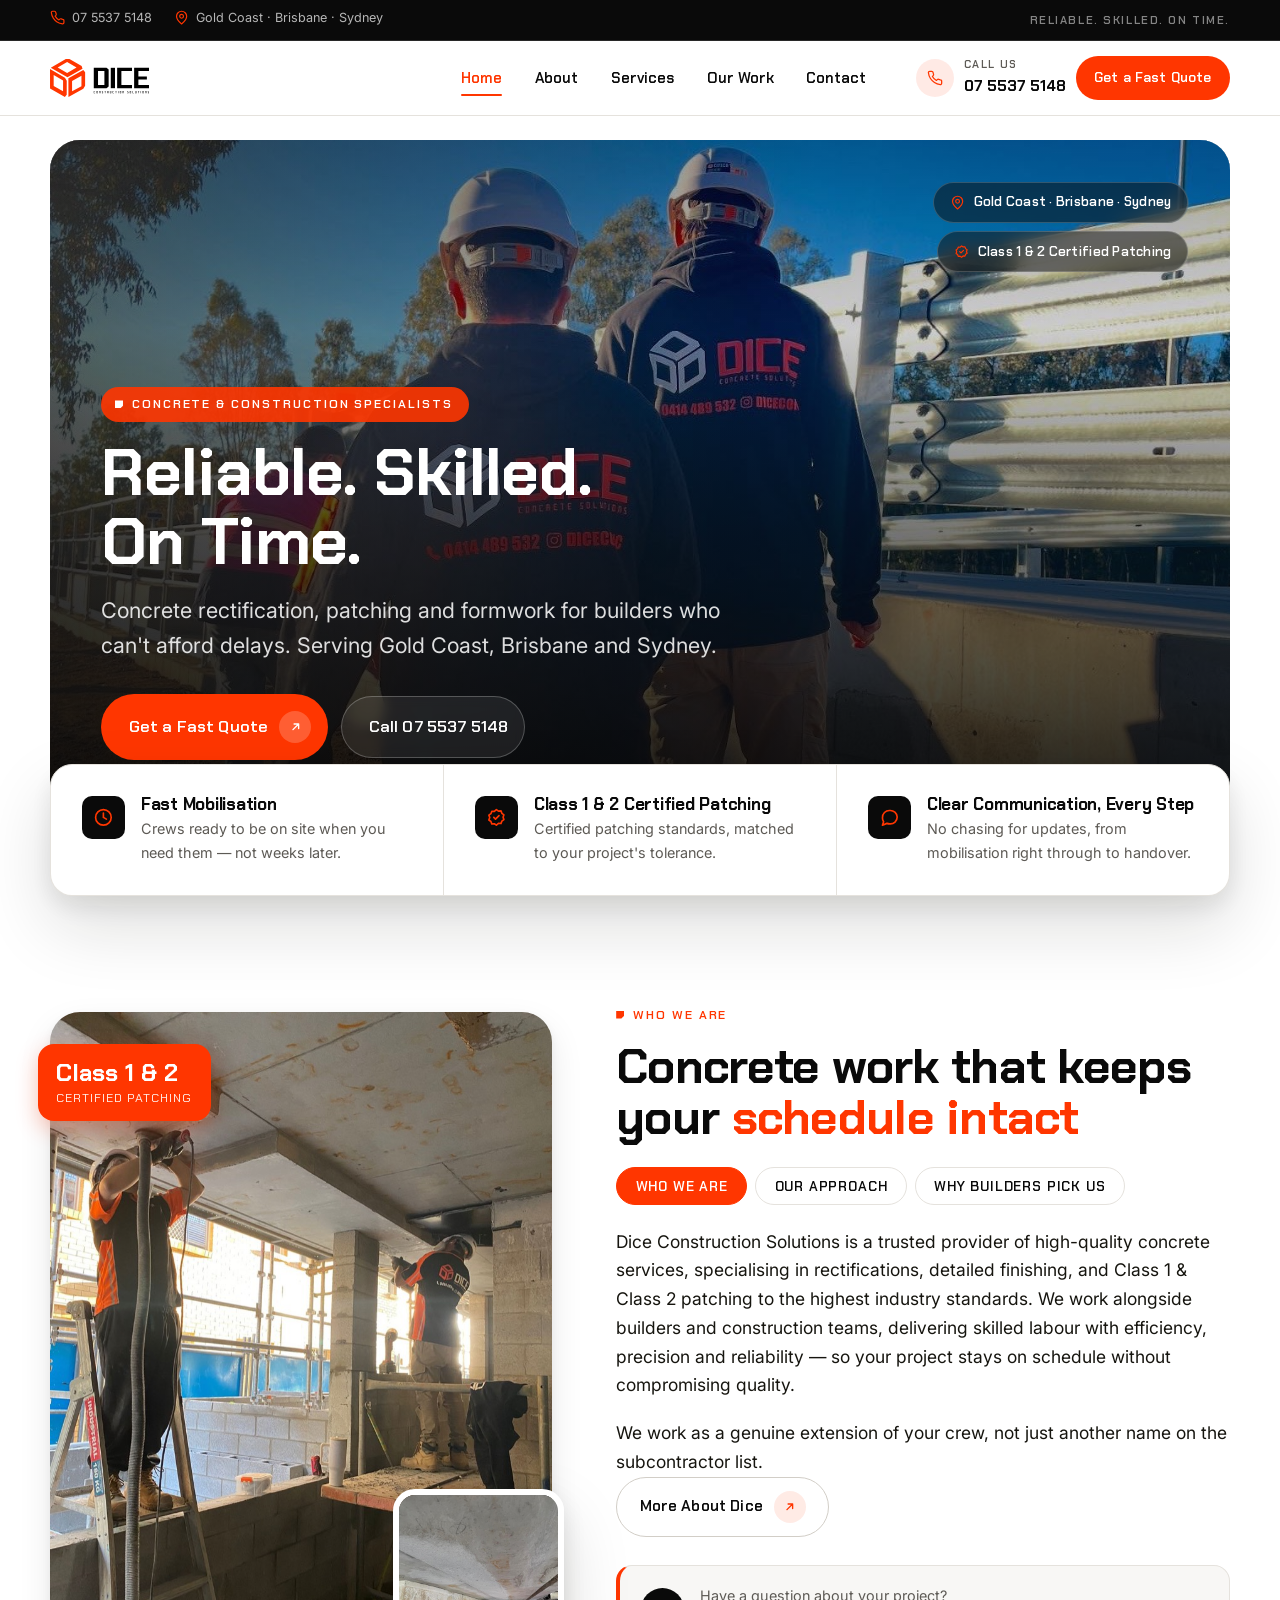
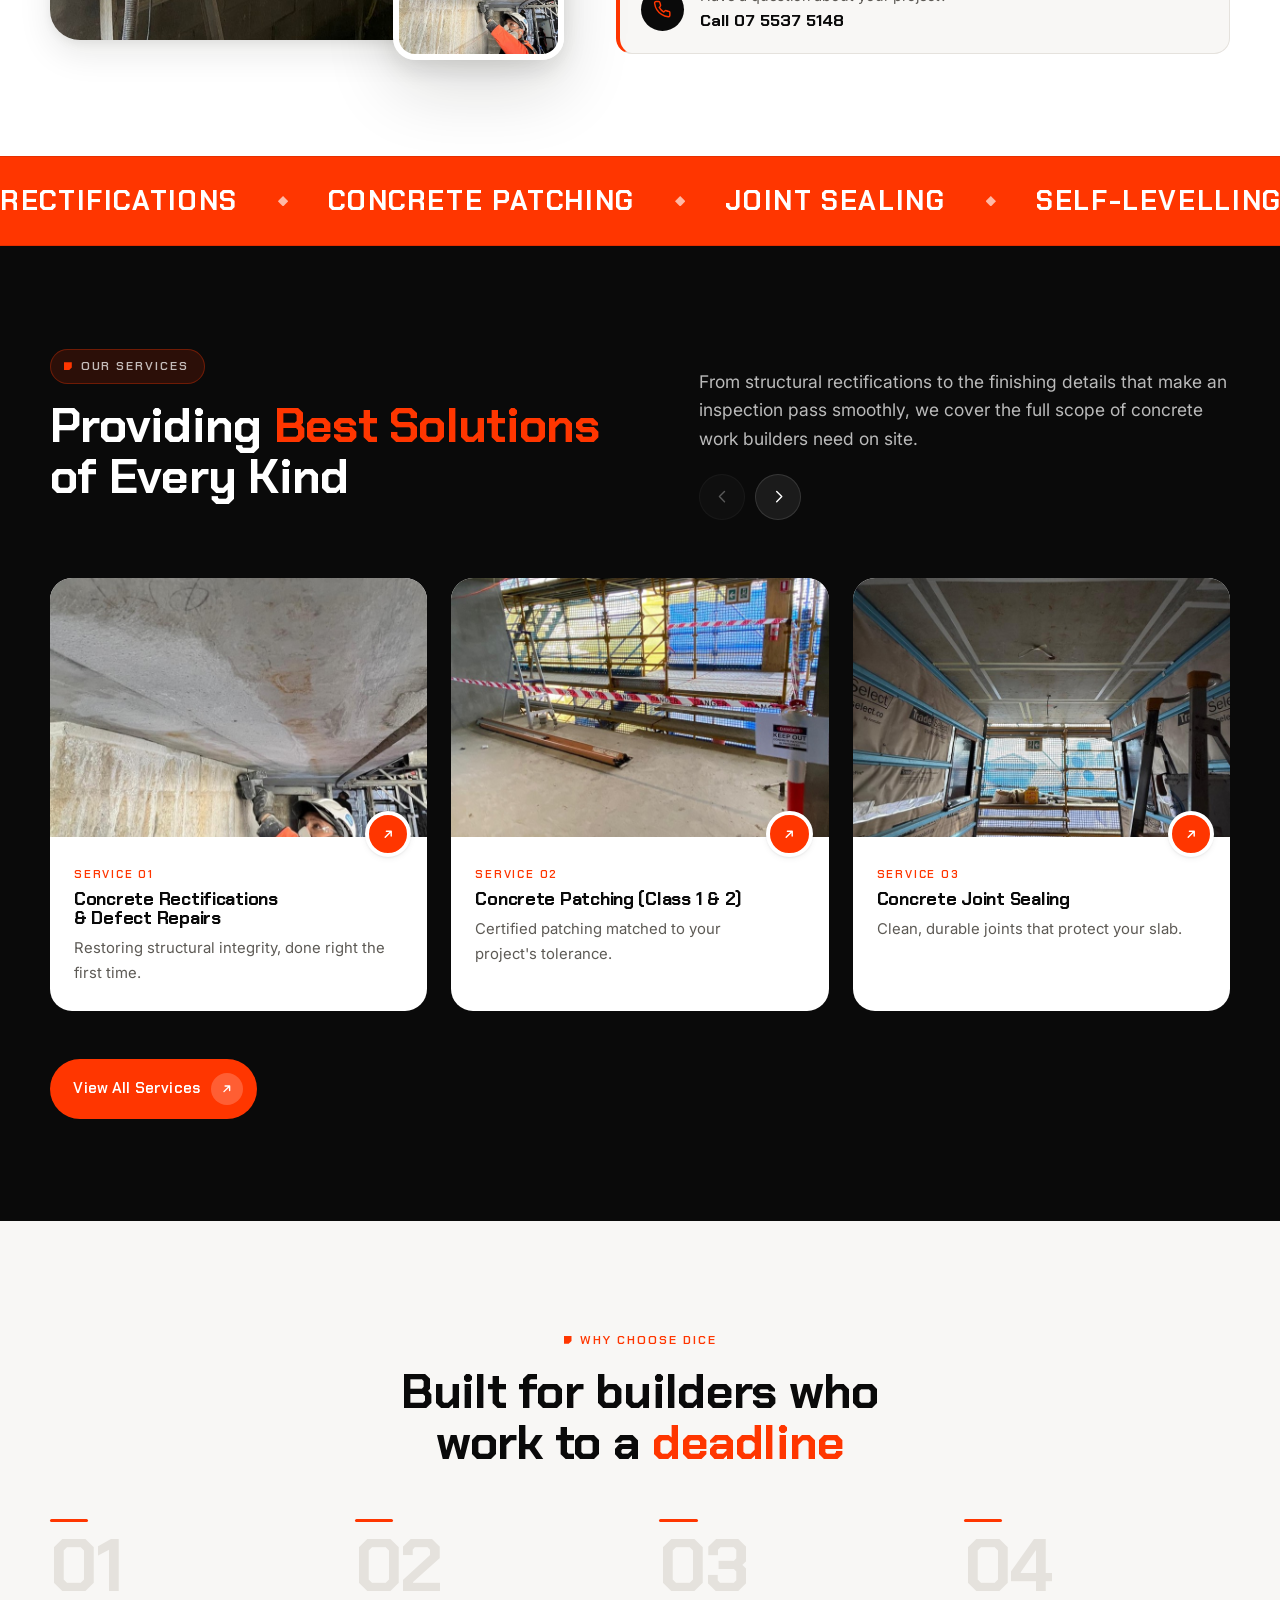
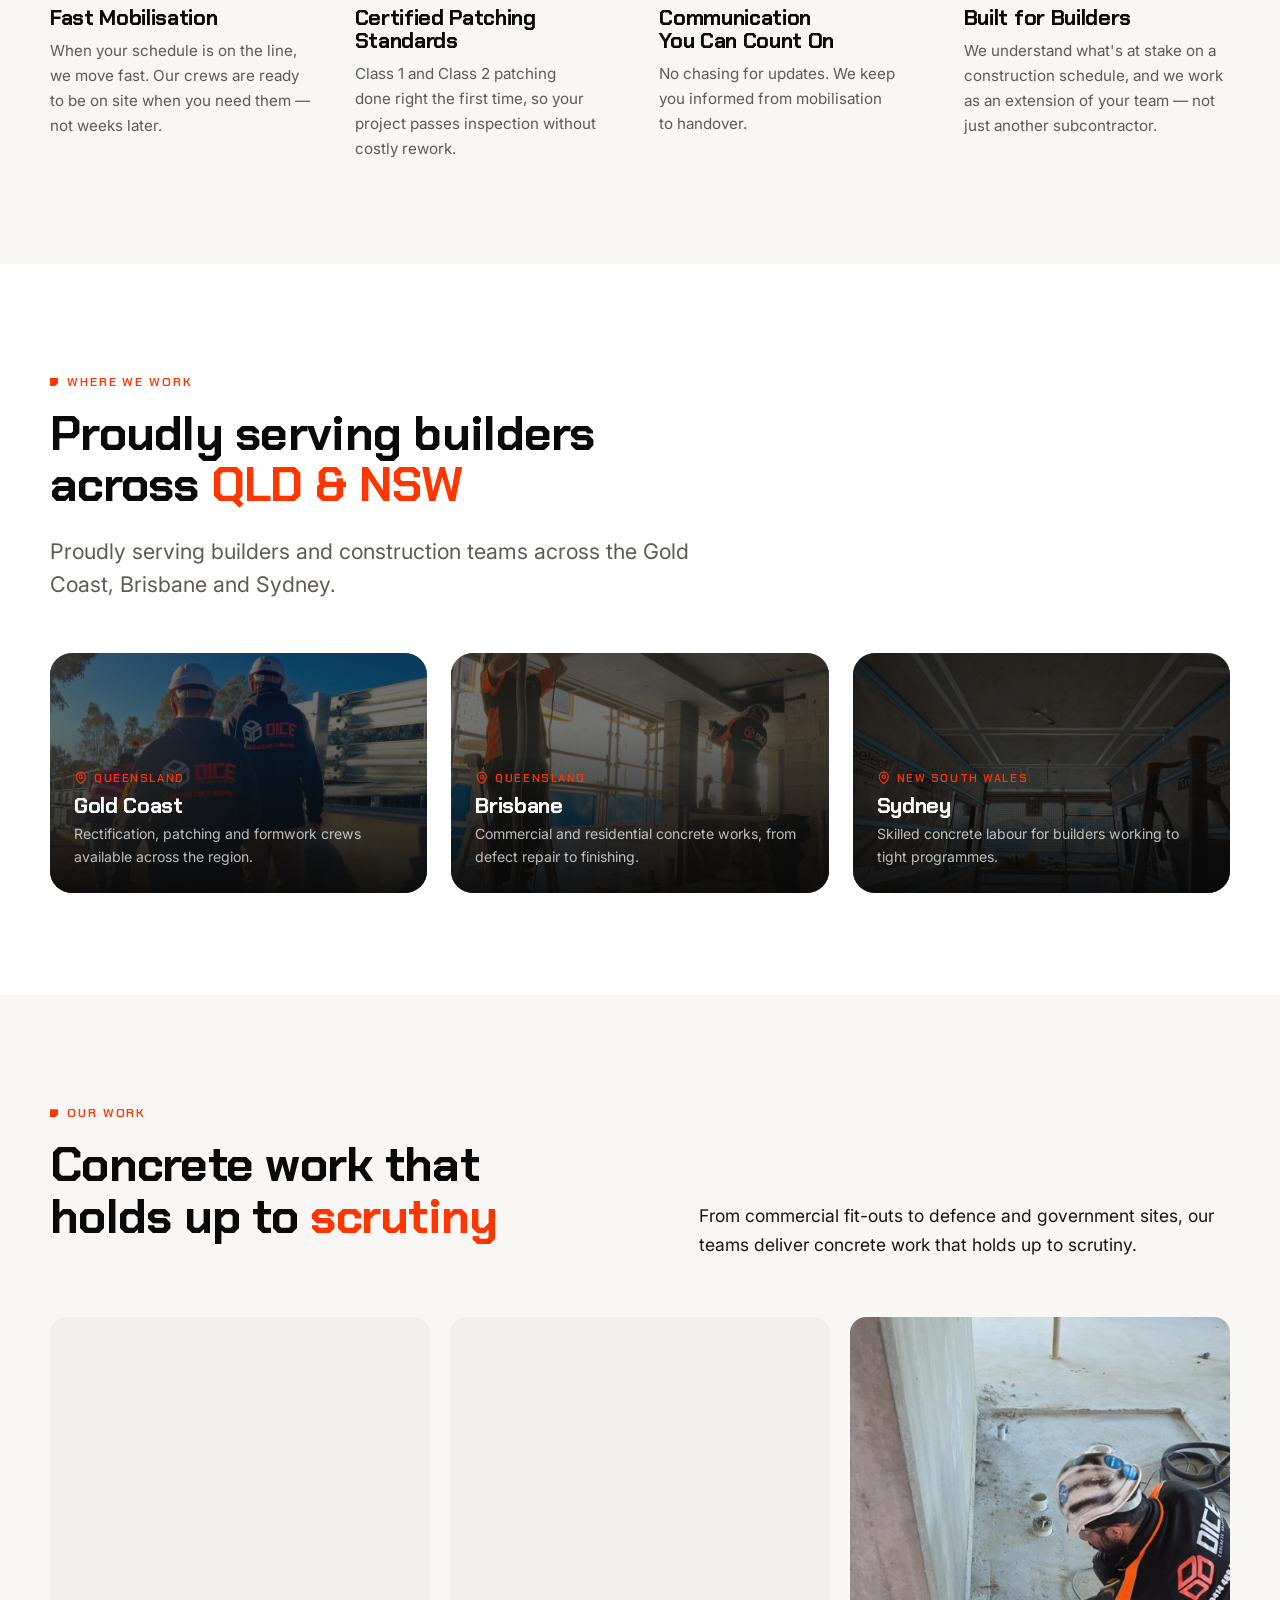
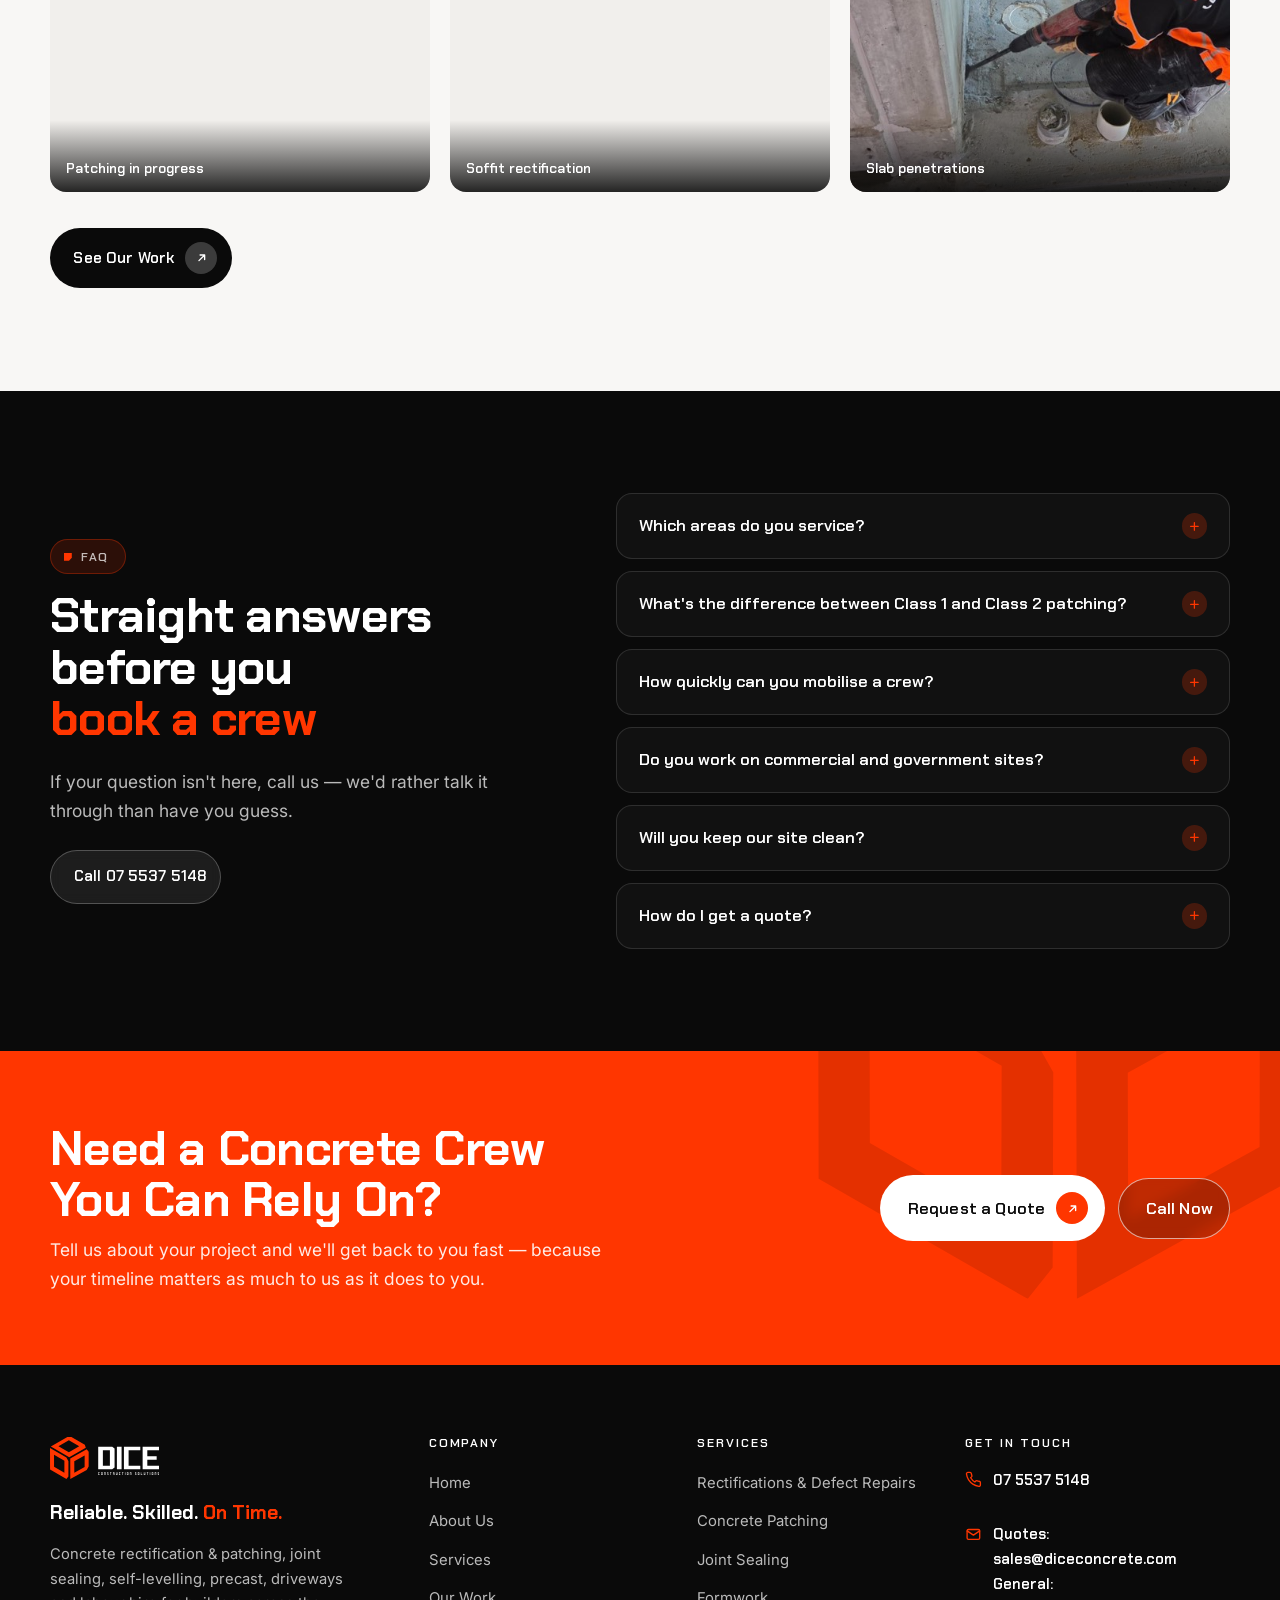
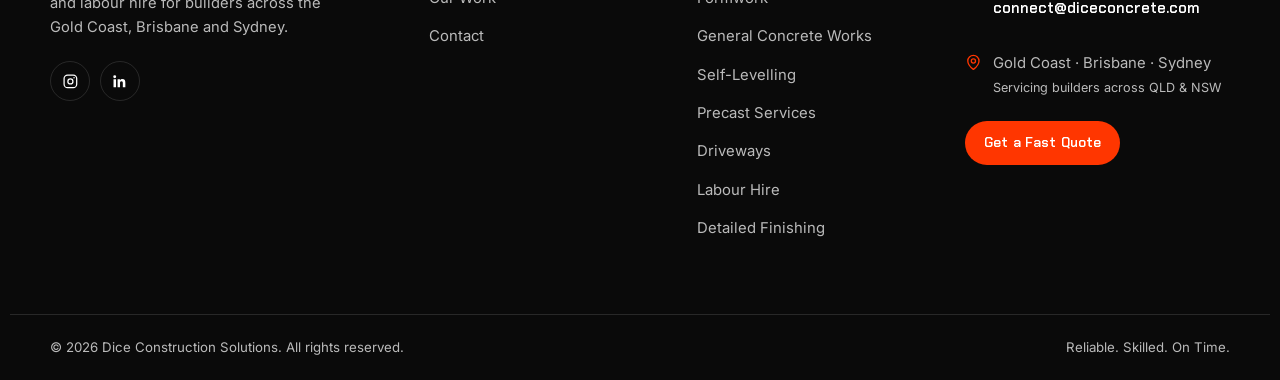
<file: index.html>
<!doctype html>
<html lang="en-AU">
<head>
<meta charset="utf-8">
<meta name="viewport" content="width=device-width, initial-scale=1">
 
<title>Concrete Patching, Joint Sealing, Driveways &amp; Labour Hire | Dice Construction Solutions</title>
<meta name="description" content="Reliable concrete rectification &amp; patching, joint sealing, self-levelling, precast, driveways and labour hire for builders across Gold Coast, Brisbane &amp; Sydney. Fast mobilisation — get a quote today.">
<link rel="canonical" href="https://diceconstru.com/">

<meta name="robots" content="index, follow, max-image-preview:large">
<meta name="author" content="Dice Construction Solutions">
<meta name="theme-color" content="#0a0a0a">
<meta name="format-detection" content="telephone=yes">
<meta name="geo.region" content="AU">

<!-- Open Graph / social -->
<meta property="og:type" content="website">
<meta property="og:site_name" content="Dice Construction Solutions">
<meta property="og:locale" content="en_AU">
<meta property="og:title" content="Concrete Patching, Joint Sealing, Driveways &amp; Labour Hire | Dice Construction Solutions">
<meta property="og:description" content="Reliable concrete rectification &amp; patching, joint sealing, self-levelling, precast, driveways and labour hire for builders across Gold Coast, Brisbane &amp; Sydney.">
<meta property="og:url" content="https://diceconstru.com/">
<meta property="og:image" content="https://diceconstru.com/assets/img/og-image.jpg">
<meta property="og:image:width" content="1200">
<meta property="og:image:height" content="630">
<meta property="og:image:alt" content="Dice Construction Solutions — Reliable. Skilled. On Time.">
<meta name="twitter:card" content="summary_large_image">
<meta name="twitter:title" content="Concrete Patching, Joint Sealing, Driveways &amp; Labour Hire | Dice Construction Solutions">
<meta name="twitter:description" content="Reliable concrete rectification &amp; patching, joint sealing, self-levelling, precast, driveways and labour hire for builders across Gold Coast, Brisbane &amp; Sydney.">
<meta name="twitter:image" content="https://diceconstru.com/assets/img/og-image.jpg">

<!-- Icons -->
<link rel="icon" href="favicon.ico" sizes="32x32">
<link rel="icon" href="favicon.svg" type="image/svg+xml">
<link rel="apple-touch-icon" href="apple-touch-icon.png">
<link rel="manifest" href="site.webmanifest">

<!-- Fonts -->
<link rel="preconnect" href="https://fonts.googleapis.com">
<link rel="preconnect" href="https://fonts.gstatic.com" crossorigin>
<link rel="stylesheet" href="https://fonts.googleapis.com/css2?family=Chakra+Petch:wght@500;600;700&family=Inter:wght@400;500;600;700&display=swap">

<link rel="stylesheet" href="assets/css/styles.css">
<link rel="preload" as="image" href="assets/img/hero-1440.jpg" imagesrcset="assets/img/hero-640.jpg 640w, assets/img/hero-960.jpg 960w, assets/img/hero-1440.jpg 1440w" imagesizes="100vw" fetchpriority="high">

<script type="application/ld+json">
{
  "@context": "https://schema.org",
  "@graph": [
    {
      "@type": ["GeneralContractor", "LocalBusiness"],
      "@id": "https://diceconstru.com/#business",
      "name": "Dice Construction Solutions",
      "alternateName": "Dice Construction",
      "url": "https://diceconstru.com/",
      "logo": "https://diceconstru.com/assets/img/logo-full.svg",
      "image": "https://diceconstru.com/assets/img/og-image.jpg",
      "telephone": "+61755375148",
      "email": "connect@diceconcrete.com",
      "slogan": "Reliable. Skilled. On Time.",
      "description": "Dice Construction Solutions is a construction services provider specialising in concrete rectifications and patching, joint sealing, self-levelling, precast, driveways and labour hire for builders and construction teams across the Gold Coast, Brisbane and Sydney.",
      "priceRange": "$$",
      "currenciesAccepted": "AUD",
      "sameAs": [
        "https://www.instagram.com/diceconstru/",
        "https://www.linkedin.com/company/dice-concrete"
      ],
      "contactPoint": [
        {
          "@type": "ContactPoint",
          "contactType": "sales",
          "telephone": "+61755375148",
          "email": "sales@diceconcrete.com",
          "areaServed": "AU",
          "availableLanguage": "English"
        },
        {
          "@type": "ContactPoint",
          "contactType": "customer service",
          "telephone": "+61755375148",
          "email": "connect@diceconcrete.com",
          "areaServed": "AU",
          "availableLanguage": "English"
        }
      ],
      "areaServed": [
        { "@type": "City", "name": "Gold Coast", "containedInPlace": { "@type": "State", "name": "Queensland" } },
        { "@type": "City", "name": "Brisbane", "containedInPlace": { "@type": "State", "name": "Queensland" } },
        { "@type": "City", "name": "Sydney", "containedInPlace": { "@type": "State", "name": "New South Wales" } }
      ],
      "knowsAbout": [
        "Concrete rectification",
        "Class 1 concrete patching",
        "Class 2 concrete patching",
        "Formwork",
        "Precast concrete installation",
        "Self-levelling screed",
        "Concrete joint sealing",
        "Concrete driveways",
        "Construction labour hire",
        "Concrete defect repair"
      ],
      "hasOfferCatalog": {
        "@type": "OfferCatalog",
        "name": "Construction services",
        "itemListElement": [
          { "@type": "Offer", "itemOffered": { "@type": "Service", "name": "Concrete Rectifications & Defect Repairs", "url": "https://diceconstru.com/services/#rectifications" } },
          { "@type": "Offer", "itemOffered": { "@type": "Service", "name": "Concrete Patching (Class 1 & Class 2)", "url": "https://diceconstru.com/services/#patching" } },
          { "@type": "Offer", "itemOffered": { "@type": "Service", "name": "Joint Sealing", "url": "https://diceconstru.com/services/#joint-sealing" } },
          { "@type": "Offer", "itemOffered": { "@type": "Service", "name": "Formwork Services", "url": "https://diceconstru.com/services/#formwork" } },
          { "@type": "Offer", "itemOffered": { "@type": "Service", "name": "General Concrete Works", "url": "https://diceconstru.com/services/#general" } },
          { "@type": "Offer", "itemOffered": { "@type": "Service", "name": "Self-Levelling Applications", "url": "https://diceconstru.com/services/#self-levelling" } },
          { "@type": "Offer", "itemOffered": { "@type": "Service", "name": "Precast Services", "url": "https://diceconstru.com/services/#precast" } },
          { "@type": "Offer", "itemOffered": { "@type": "Service", "name": "Concrete Driveways", "url": "https://diceconstru.com/services/#driveways" } },
          { "@type": "Offer", "itemOffered": { "@type": "Service", "name": "Labourers & Labour Hire", "url": "https://diceconstru.com/services/#labour" } },
          { "@type": "Offer", "itemOffered": { "@type": "Service", "name": "Detailed Finishing", "url": "https://diceconstru.com/services/#finishing" } },
          { "@type": "Offer", "itemOffered": { "@type": "Service", "name": "Clean Construction Practices", "url": "https://diceconstru.com/services/#clean" } }
        ]
      }
    },
    {
      "@type": "WebSite",
      "@id": "https://diceconstru.com/#website",
      "url": "https://diceconstru.com/",
      "name": "Dice Construction Solutions",
      "inLanguage": "en-AU",
      "publisher": { "@id": "https://diceconstru.com/#business" }
    },
    {
      "@type": "WebPage",
      "@id": "https://diceconstru.com/#webpage",
      "url": "https://diceconstru.com/",
      "name": "Concrete Patching, Joint Sealing, Driveways & Labour Hire | Dice Construction Solutions",
      "isPartOf": { "@id": "https://diceconstru.com/#website" },
      "about": { "@id": "https://diceconstru.com/#business" },
      "primaryImageOfPage": { "@type": "ImageObject", "url": "https://diceconstru.com/assets/img/og-image.jpg" }
    },
    {
      "@type": "FAQPage",
      "@id": "https://diceconstru.com/#faq",
      "mainEntity": [
        {
          "@type": "Question",
          "name": "Which areas do you service?",
          "acceptedAnswer": { "@type": "Answer", "text": "We work with builders and construction teams across the Gold Coast, Brisbane and Sydney." }
        },
        {
          "@type": "Question",
          "name": "What is the difference between Class 1 and Class 2 patching?",
          "acceptedAnswer": { "@type": "Answer", "text": "Class 1 is structural patching and Class 2 is cosmetic. Our crews are experienced across both and match the work to the tolerance your project requires, so you avoid failed inspections and rework." }
        },
        {
          "@type": "Question",
          "name": "How quickly can you mobilise a crew?",
          "acceptedAnswer": { "@type": "Answer", "text": "When your schedule is on the line, we move fast. Our crews are ready to be on site when you need them — not weeks later." }
        },
        {
          "@type": "Question",
          "name": "Do you work on commercial and government sites?",
          "acceptedAnswer": { "@type": "Answer", "text": "Yes. We have experience across residential, commercial and government or defence sites, including work carried out at RAAF Base." }
        },
        {
          "@type": "Question",
          "name": "Will you keep our site clean?",
          "acceptedAnswer": { "@type": "Answer", "text": "A clean site is safer and faster for every trade working alongside us. We leave your site the way we found it, minus the defect." }
        },
        {
          "@type": "Question",
          "name": "How do I get a quote?",
          "acceptedAnswer": { "@type": "Answer", "text": "Call 07 5537 5148, email sales@diceconcrete.com, or send an enquiry through the contact form. Tell us about your project and we will get back to you fast." }
        }
      ]
    }
  ]
}
</script>
</head>
<body>
<a class="skip-link" href="#main">Skip to main content</a>

<!-- ============================ TOP BAR ============================ -->
<div class="topbar">
  <div class="container topbar__inner">
    <ul class="topbar__list">
      <li>
        <a class="topbar__item" href="tel:+61755375148">
          <svg viewBox="0 0 24 24" fill="none" stroke="currentColor" stroke-width="1.9" stroke-linecap="round" stroke-linejoin="round" aria-hidden="true"><path d="M22 16.9v3a2 2 0 0 1-2.2 2 19.8 19.8 0 0 1-8.6-3.1 19.5 19.5 0 0 1-6-6A19.8 19.8 0 0 1 2.1 4.2 2 2 0 0 1 4.1 2h3a2 2 0 0 1 2 1.7c.1.9.4 1.8.7 2.6a2 2 0 0 1-.5 2.1L8.1 9.7a16 16 0 0 0 6 6l1.3-1.3a2 2 0 0 1 2.1-.4c.8.3 1.7.6 2.6.7a2 2 0 0 1 1.9 2.2z"/></svg>
          <span>07 5537 5148</span>
        </a>
      </li>
      <li class="topbar__hide-sm">
        <span class="topbar__item">
          <svg viewBox="0 0 24 24" fill="none" stroke="currentColor" stroke-width="1.9" stroke-linecap="round" stroke-linejoin="round" aria-hidden="true"><path d="M20 10c0 6-8 12-8 12s-8-6-8-12a8 8 0 0 1 16 0z"/><circle cx="12" cy="10" r="3"/></svg>
          <span>Gold Coast &middot; Brisbane &middot; Sydney</span>
        </span>
      </li>
    </ul>
    <p class="topbar__tag topbar__hide-sm" style="margin:0">Reliable. Skilled. On Time.</p>
  </div>
</div>

<!-- ============================ HEADER ============================ -->
<header class="site-header">
  <div class="container site-header__inner">
    <a class="brand" href="/" aria-label="Dice Construction Solutions — home">
      <img src="assets/img/logo-full.svg" alt="Dice Construction Solutions" width="548" height="211">
    </a>

    <nav class="nav" aria-label="Main">
      <ul class="nav__list">
        <li><a class="nav__link" href="/" aria-current="page">Home</a></li>
        <li><a class="nav__link" href="about">About</a></li>
        <li><a class="nav__link" href="services">Services</a></li>
        <li><a class="nav__link" href="projects">Our Work</a></li>
        <!-- <li><a class="nav__link" href="testimonials">Testimonials</a></li> -->
        <li><a class="nav__link" href="contact">Contact</a></li>
      </ul>
    </nav>

    <div class="header__actions">
      <a class="header__phone" href="tel:+61755375148">
        <span class="header__phone-icon">
          <svg viewBox="0 0 24 24" fill="none" stroke="currentColor" stroke-width="1.9" stroke-linecap="round" stroke-linejoin="round" aria-hidden="true"><path d="M22 16.9v3a2 2 0 0 1-2.2 2 19.8 19.8 0 0 1-8.6-3.1 19.5 19.5 0 0 1-6-6A19.8 19.8 0 0 1 2.1 4.2 2 2 0 0 1 4.1 2h3a2 2 0 0 1 2 1.7c.1.9.4 1.8.7 2.6a2 2 0 0 1-.5 2.1L8.1 9.7a16 16 0 0 0 6 6l1.3-1.3a2 2 0 0 1 2.1-.4c.8.3 1.7.6 2.6.7a2 2 0 0 1 1.9 2.2z"/></svg>
        </span>
        <span>
          <span class="header__phone-label">Call us</span>
          <span class="header__phone-value">07 5537 5148</span>
        </span>
      </a>
      <a class="btn btn--sm" href="contact">Get a Fast Quote</a>
      <button class="nav-toggle" type="button" aria-expanded="false" aria-controls="mobile-drawer" aria-label="Open menu">
        <span class="nav-toggle__bars" aria-hidden="true"><span></span><span></span><span></span></span>
      </button>
    </div>
  </div>
</header>

<!-- ============================ MOBILE DRAWER ============================ -->
<div class="drawer" id="mobile-drawer">
  <div class="drawer__scrim" aria-hidden="true"></div>
  <div class="drawer__panel" role="dialog" aria-modal="true" aria-label="Site menu">
    <div class="drawer__top">
      <span class="brand"><img src="assets/img/logo-full-light.svg" alt="Dice Construction Solutions" width="548" height="211"></span>
      <button class="drawer__close" type="button" aria-label="Close menu">
        <svg viewBox="0 0 24 24" fill="none" stroke="currentColor" stroke-width="2.2" aria-hidden="true"><path d="M5 5l14 14M19 5L5 19"/></svg>
      </button>
    </div>
    <ul class="drawer__nav">
      <li><a href="/" aria-current="page">Home <span aria-hidden="true">&rarr;</span></a></li>
      <li><a href="about">About <span aria-hidden="true">&rarr;</span></a></li>
      <li><a href="services">Services <span aria-hidden="true">&rarr;</span></a></li>
      <li><a href="projects">Our Work <span aria-hidden="true">&rarr;</span></a></li>
      <li><a href="testimonials">Testimonials <span aria-hidden="true">&rarr;</span></a></li>
      <li><a href="contact">Contact <span aria-hidden="true">&rarr;</span></a></li>
    </ul>
    <div class="drawer__foot">
      <a class="btn btn--block" href="contact">Request a Quote
        <span class="btn__icon" aria-hidden="true"><svg viewBox="0 0 24 24" fill="none" stroke="currentColor" stroke-width="2.4" stroke-linecap="round" stroke-linejoin="round"><path d="M7 17 17 7M9 7h8v8"/></svg></span>
      </a>
      <a class="btn btn--on-dark btn--block" href="tel:+61755375148">Call 07 5537 5148</a>
      <p class="drawer__meta">Serving builders across the Gold Coast, Brisbane and Sydney.</p>
    </div>
  </div>
</div>

<main id="main">

  <!-- ============================ HERO ============================ -->
  <section class="hero">
    <div class="container">
      <div class="hero__frame">
        <img class="hero__media"
             src="assets/img/hero-1440.jpg"
             srcset="assets/img/hero-640.jpg 640w, assets/img/hero-960.jpg 960w, assets/img/hero-1440.jpg 1440w"
             sizes="(min-width: 1300px) 1260px, 100vw"
             width="1440" height="810"
             alt="Two Dice Construction Solutions crew members in branded hoodies and hard hats walking beside a newly finished concrete barrier on site."
             fetchpriority="high" decoding="async">

        <div class="hero__badges" aria-hidden="true">
          <span class="hero__badge">
            <svg viewBox="0 0 24 24" fill="none" stroke="currentColor" stroke-width="1.9" stroke-linecap="round" stroke-linejoin="round"><path d="M20 10c0 6-8 12-8 12s-8-6-8-12a8 8 0 0 1 16 0z"/><circle cx="12" cy="10" r="3"/></svg>
            Gold Coast &middot; Brisbane &middot; Sydney
          </span>
          <span class="hero__badge">
            <svg viewBox="0 0 24 24" fill="none" stroke="currentColor" stroke-width="1.9" stroke-linecap="round" stroke-linejoin="round"><path d="m9 12 2 2 4-4"/><path d="M12 3l2.4 1.7 2.9-.2 1 2.8 2.4 1.7-1 2.8 1 2.8-2.4 1.7-1 2.8-2.9-.2L12 21l-2.4-1.7-2.9.2-1-2.8L3.3 15l1-2.8-1-2.8 2.4-1.7 1-2.8 2.9.2z"/></svg>
            Class 1 &amp; 2 Certified Patching
          </span>
        </div>

        <div class="hero__content">
          <p class="eyebrow eyebrow--pill">Concrete &amp; Construction Specialists</p>
          <h1>Reliable. Skilled. On&nbsp;Time.</h1>
          <p class="hero__sub">Concrete rectification, patching and formwork for builders who can't afford delays. Serving Gold Coast, Brisbane and Sydney.</p>
          <div class="btn-row">
            <a class="btn btn--lg" href="contact">Get a Fast Quote
              <span class="btn__icon" aria-hidden="true"><svg viewBox="0 0 24 24" fill="none" stroke="currentColor" stroke-width="2.4" stroke-linecap="round" stroke-linejoin="round"><path d="M7 17 17 7M9 7h8v8"/></svg></span>
            </a>
            <a class="btn btn--on-dark btn--lg" href="tel:+61755375148">Call 07 5537 5148</a>
          </div>
        </div>
      </div>
    </div>
  </section>

  <!-- ============================ TRUST STRIP ============================ -->
  <section class="trust" aria-label="Why builders trust Dice">
    <div class="container">
      <div class="trust__grid reveal">
        <div class="trust__item">
          <span class="trust__icon" aria-hidden="true">
            <svg viewBox="0 0 24 24" fill="none" stroke="currentColor" stroke-width="1.9" stroke-linecap="round" stroke-linejoin="round"><circle cx="12" cy="12" r="9"/><path d="M12 7v5l3.5 2"/></svg>
          </span>
          <div>
            <h3>Fast Mobilisation</h3>
            <p>Crews ready to be on site when you need them — not weeks later.</p>
          </div>
        </div>
        <div class="trust__item">
          <span class="trust__icon" aria-hidden="true">
            <svg viewBox="0 0 24 24" fill="none" stroke="currentColor" stroke-width="1.9" stroke-linecap="round" stroke-linejoin="round"><path d="m9 12 2 2 4-4"/><path d="M12 3l2.4 1.7 2.9-.2 1 2.8 2.4 1.7-1 2.8 1 2.8-2.4 1.7-1 2.8-2.9-.2L12 21l-2.4-1.7-2.9.2-1-2.8L3.3 15l1-2.8-1-2.8 2.4-1.7 1-2.8 2.9.2z"/></svg>
          </span>
          <div>
            <h3>Class 1 &amp; 2 Certified Patching</h3>
            <p>Certified patching standards, matched to your project's tolerance.</p>
          </div>
        </div>
        <div class="trust__item">
          <span class="trust__icon" aria-hidden="true">
            <svg viewBox="0 0 24 24" fill="none" stroke="currentColor" stroke-width="1.9" stroke-linecap="round" stroke-linejoin="round"><path d="M21 11.5a8 8 0 0 1-8.5 8 9 9 0 0 1-3.4-.6L4 21l1.3-4a8 8 0 0 1-1.3-4.4A8 8 0 0 1 12.5 4a8 8 0 0 1 8.5 7.5z"/></svg>
          </span>
          <div>
            <h3>Clear Communication, Every Step</h3>
            <p>No chasing for updates, from mobilisation right through to handover.</p>
          </div>
        </div>
      </div>
    </div>
  </section>

  <!-- ============================ WHO WE ARE ============================ -->
  <section class="section" aria-labelledby="about-title">
    <div class="container">
      <div class="split split--wide-text">
        <div class="media-stack reveal">
          <div class="media-stack__main">
            <img src="assets/img/work-soffit-800.jpg"
                 srcset="assets/img/work-soffit-480.jpg 480w, assets/img/work-soffit-800.jpg 800w, assets/img/work-soffit-1440.jpg 1440w"
                 sizes="(min-width: 940px) 40vw, 92vw"
                 width="800" height="1061" loading="lazy" decoding="async"
                 alt="Two Dice Construction Solutions workers grinding and preparing a concrete soffit from work platforms on a commercial site.">
          </div>
          <div class="media-stack__inset">
            <img src="assets/img/work-finishing-480.jpg"
                 width="480" height="640" loading="lazy" decoding="async"
                 alt="Dice Construction Solutions tradesperson hand-trowelling a patch repair to a concrete soffit while wearing a respirator.">
          </div>
          <div class="media-stack__tag">
            <b>Class 1 &amp; 2</b>
            <span>Certified patching</span>
          </div>
        </div>

        <div class="reveal" data-reveal-delay="80">
          <p class="eyebrow">Who We Are</p>
          <h2 id="about-title">Concrete work that keeps your <span class="accent">schedule intact</span></h2>

          <div data-tabs>
            <ul class="tabs__list" role="tablist" aria-label="About Dice Construction Solutions">
              <li><button class="tabs__btn" type="button" role="tab" id="tab-who" aria-controls="panel-who" aria-selected="true">Who we are</button></li>
              <li><button class="tabs__btn" type="button" role="tab" id="tab-approach" aria-controls="panel-approach" aria-selected="false">Our approach</button></li>
              <li><button class="tabs__btn" type="button" role="tab" id="tab-why" aria-controls="panel-why" aria-selected="false">Why builders pick us</button></li>
            </ul>

            <div class="tabs__panel" id="panel-who" role="tabpanel" aria-labelledby="tab-who" tabindex="0">
              <p>Dice Construction Solutions is a trusted provider of high-quality concrete services, specialising in rectifications, detailed finishing, and Class 1 &amp; Class 2 patching to the highest industry standards. We work alongside builders and construction teams, delivering skilled labour with efficiency, precision and reliability — so your project stays on schedule without compromising quality.</p>
              <p>We work as a genuine extension of your crew, not just another name on the subcontractor list.</p>
            </div>

            <div class="tabs__panel" id="panel-approach" role="tabpanel" aria-labelledby="tab-approach" tabindex="0" hidden>
              <p>Every project starts with the same standard: mobilise fast, work to spec, and keep the builder informed. Whether it's a residential patch-up or a multi-level commercial rectification, we bring the same discipline and attention to detail to every job — because your reputation with your client depends on the work we do for you.</p>
            </div>

            <div class="tabs__panel" id="panel-why" role="tabpanel" aria-labelledby="tab-why" tabindex="0" hidden>
              <ul class="checklist">
                <li>Fast mobilisation — no waiting weeks for a crew</li>
                <li>Certified Class 1 &amp; Class 2 patching standards</li>
                <li>Transparent, constant communication</li>
                <li>Competitive rates without cutting corners</li>
                <li>Experience across residential, commercial and government/defence sites</li>
              </ul>
            </div>
          </div>

          <div class="btn-row">
            <a class="btn btn--ghost" href="about">More About Dice
              <span class="btn__icon" aria-hidden="true"><svg viewBox="0 0 24 24" fill="none" stroke="currentColor" stroke-width="2.4" stroke-linecap="round" stroke-linejoin="round"><path d="M7 17 17 7M9 7h8v8"/></svg></span>
            </a>
          </div>

          <div class="callout">
            <span class="callout__icon" aria-hidden="true">
              <svg viewBox="0 0 24 24" fill="none" stroke="currentColor" stroke-width="1.9" stroke-linecap="round" stroke-linejoin="round"><path d="M22 16.9v3a2 2 0 0 1-2.2 2 19.8 19.8 0 0 1-8.6-3.1 19.5 19.5 0 0 1-6-6A19.8 19.8 0 0 1 2.1 4.2 2 2 0 0 1 4.1 2h3a2 2 0 0 1 2 1.7c.1.9.4 1.8.7 2.6a2 2 0 0 1-.5 2.1L8.1 9.7a16 16 0 0 0 6 6l1.3-1.3a2 2 0 0 1 2.1-.4c.8.3 1.7.6 2.6.7a2 2 0 0 1 1.9 2.2z"/></svg>
            </span>
            <p>Have a question about your project?<br>
              <a href="tel:+61755375148">Call 07 5537 5148</a></p>
          </div>
        </div>
      </div>
    </div>
  </section>

  <!-- ============================ MARQUEE ============================ -->
  <div class="marquee" aria-hidden="true">
    <div class="marquee__track">
      <div class="marquee__group">
        <span class="marquee__item">Rectifications</span>
        <span class="marquee__item">Concrete Patching</span>
        <span class="marquee__item">Joint Sealing</span>
        <span class="marquee__item">Self-Levelling</span>
        <span class="marquee__item">Precast</span>
        <span class="marquee__item">Driveways</span>
        <span class="marquee__item">Labour Hire</span>
        <span class="marquee__item">Formwork</span>
      </div>
      <div class="marquee__group">
        <span class="marquee__item">Rectifications</span>
        <span class="marquee__item">Concrete Patching</span>
        <span class="marquee__item">Joint Sealing</span>
        <span class="marquee__item">Self-Levelling</span>
        <span class="marquee__item">Precast</span>
        <span class="marquee__item">Driveways</span>
        <span class="marquee__item">Labour Hire</span>
        <span class="marquee__item">Formwork</span>
      </div>
    </div>
  </div>

  <!-- ============================ SERVICES ============================ -->
  <section class="section section--dark" aria-labelledby="services-title" data-carousel>
    <div class="container">
      <div class="section-head section-head--split">
        <div>
          <p class="eyebrow eyebrow--pill">Our Services</p>
          <h2 id="services-title">Providing <span class="accent">Best Solutions</span><br>of Every Kind</h2>
        </div>
        <div>
          <p>From structural rectifications to the finishing details that make an inspection pass smoothly, we cover the full scope of concrete work builders need on site.</p>
          <div class="carousel__controls" style="margin-top:1.25rem">
            <button class="carousel__btn" type="button" data-carousel-prev aria-label="Previous services">
              <svg viewBox="0 0 24 24" fill="none" stroke="currentColor" stroke-width="2.2" stroke-linecap="round" stroke-linejoin="round" aria-hidden="true"><path d="M15 4l-8 8 8 8"/></svg>
            </button>
            <button class="carousel__btn" type="button" data-carousel-next aria-label="Next services">
              <svg viewBox="0 0 24 24" fill="none" stroke="currentColor" stroke-width="2.2" stroke-linecap="round" stroke-linejoin="round" aria-hidden="true"><path d="M9 4l8 8-8 8"/></svg>
            </button>
          </div>
        </div>
      </div>

      <div class="carousel__viewport" data-carousel-viewport tabindex="0" role="group" aria-label="Services — scroll to see more">
        <a class="service-card" href="services#rectifications">
          <div class="service-card__media">
            <img src="assets/img/work-finishing-800.jpg" width="800" height="550" loading="lazy" decoding="async" alt="Worker patching a concrete soffit by hand on a construction site.">
            <span class="service-card__badge" aria-hidden="true"><svg viewBox="0 0 24 24" fill="none" stroke="currentColor" stroke-width="2.4" stroke-linecap="round" stroke-linejoin="round"><path d="M7 17 17 7M9 7h8v8"/></svg></span>
          </div>
          <div class="service-card__body">
            <span class="service-card__kicker">Service 01</span>
            <h3>Concrete Rectifications &amp; Defect Repairs</h3>
            <p>Restoring structural integrity, done right the first time.</p>
          </div>
        </a>

        <a class="service-card" href="services#patching">
          <div class="service-card__media">
            <img src="assets/img/work-patching-800.jpg" width="800" height="550" loading="lazy" decoding="async" alt="Signed and barricaded work zone with concrete patching in progress.">
            <span class="service-card__badge" aria-hidden="true"><svg viewBox="0 0 24 24" fill="none" stroke="currentColor" stroke-width="2.4" stroke-linecap="round" stroke-linejoin="round"><path d="M7 17 17 7M9 7h8v8"/></svg></span>
          </div>
          <div class="service-card__body">
            <span class="service-card__kicker">Service 02</span>
            <h3>Concrete Patching (Class 1 &amp; 2)</h3>
            <p>Certified patching matched to your project's tolerance.</p>
          </div>
        </a>

        <a class="service-card" href="services#joint-sealing">
          <div class="service-card__media">
            <img src="assets/img/work-fitout-800.jpg" width="800" height="550" loading="lazy" decoding="async" alt="Prepared concrete floor with control joints ready for sealing.">
            <span class="service-card__badge" aria-hidden="true"><svg viewBox="0 0 24 24" fill="none" stroke="currentColor" stroke-width="2.4" stroke-linecap="round" stroke-linejoin="round"><path d="M7 17 17 7M9 7h8v8"/></svg></span>
          </div>
          <div class="service-card__body">
            <span class="service-card__kicker">Service 03</span>
            <h3>Concrete Joint Sealing</h3>
            <p>Clean, durable joints that protect your slab.</p>
          </div>
        </a>

        <a class="service-card" href="services#self-levelling">
          <div class="service-card__media">
            <img src="assets/img/work-fitout-800.jpg" width="800" height="550" loading="lazy" decoding="async" alt="Commercial fit-out interior with a prepared concrete floor ready for the next trade.">
            <span class="service-card__badge" aria-hidden="true"><svg viewBox="0 0 24 24" fill="none" stroke="currentColor" stroke-width="2.4" stroke-linecap="round" stroke-linejoin="round"><path d="M7 17 17 7M9 7h8v8"/></svg></span>
          </div>
          <div class="service-card__body">
            <span class="service-card__kicker">Service 04</span>
            <h3>Self-Levelling Applications</h3>
            <p>A level substrate, ready for what comes next.</p>
          </div>
        </a>

        <a class="service-card" href="services#precast">
          <div class="service-card__media">
            <img src="assets/img/work-soffit-800.jpg" width="800" height="550" loading="lazy" decoding="async" alt="Crew working overhead on structural concrete elements from platforms.">
            <span class="service-card__badge" aria-hidden="true"><svg viewBox="0 0 24 24" fill="none" stroke="currentColor" stroke-width="2.4" stroke-linecap="round" stroke-linejoin="round"><path d="M7 17 17 7M9 7h8v8"/></svg></span>
          </div>
          <div class="service-card__body">
            <span class="service-card__kicker">Service 05</span>
            <h3>Precast Services</h3>
            <p>Installation and finishing support that keeps your build moving.</p>
          </div>
        </a>

        <a class="service-card" href="services#driveways">
          <div class="service-card__media">
            <img src="assets/img/hero-960.jpg" width="800" height="550" loading="lazy" decoding="async" alt="Finished concrete work on a Dice Construction Solutions site.">
            <span class="service-card__badge" aria-hidden="true"><svg viewBox="0 0 24 24" fill="none" stroke="currentColor" stroke-width="2.4" stroke-linecap="round" stroke-linejoin="round"><path d="M7 17 17 7M9 7h8v8"/></svg></span>
          </div>
          <div class="service-card__body">
            <span class="service-card__kicker">Service 06</span>
            <h3>Concrete Driveways</h3>
            <p>Strong, level driveways built to last.</p>
          </div>
        </a>

        <a class="service-card" href="services#labour">
          <div class="service-card__media">
            <img src="assets/img/work-soffit-800.jpg" width="800" height="550" loading="lazy" decoding="async" alt="Dice crew working on structural concrete elements from work platforms.">
            <span class="service-card__badge" aria-hidden="true"><svg viewBox="0 0 24 24" fill="none" stroke="currentColor" stroke-width="2.4" stroke-linecap="round" stroke-linejoin="round"><path d="M7 17 17 7M9 7h8v8"/></svg></span>
          </div>
          <div class="service-card__body">
            <span class="service-card__kicker">Service 07</span>
            <h3>Labourers &amp; Labour Hire</h3>
            <p>Experienced labourers ready to join your crew.</p>
          </div>
        </a>

        <a class="service-card" href="services#formwork">
          <div class="service-card__media">
            <img src="assets/img/work-site-setup-800.jpg" width="800" height="550" loading="lazy" decoding="async" alt="Propped and braced formwork with materials staged on a multi-level build.">
            <span class="service-card__badge" aria-hidden="true"><svg viewBox="0 0 24 24" fill="none" stroke="currentColor" stroke-width="2.4" stroke-linecap="round" stroke-linejoin="round"><path d="M7 17 17 7M9 7h8v8"/></svg></span>
          </div>
          <div class="service-card__body">
            <span class="service-card__kicker">Service 08</span>
            <h3>Formwork Services</h3>
            <p>Accurate formwork, built to spec and on schedule.</p>
          </div>
        </a>

        <a class="service-card" href="services#general">
          <div class="service-card__media">
            <img src="assets/img/work-core-drilling-800.jpg" width="800" height="550" loading="lazy" decoding="async" alt="Worker using a rotary hammer around floor penetrations in a concrete slab.">
            <span class="service-card__badge" aria-hidden="true"><svg viewBox="0 0 24 24" fill="none" stroke="currentColor" stroke-width="2.4" stroke-linecap="round" stroke-linejoin="round"><path d="M7 17 17 7M9 7h8v8"/></svg></span>
          </div>
          <div class="service-card__body">
            <span class="service-card__kicker">Service 09</span>
            <h3>General Concrete Works</h3>
            <p>Reliable concrete work at every stage of the build.</p>
          </div>
        </a>

        <a class="service-card" href="services#finishing">
          <div class="service-card__media">
            <img src="assets/img/hero-960.jpg" width="800" height="550" loading="lazy" decoding="async" alt="Finished concrete barrier and structure on a Dice Construction Solutions site.">
            <span class="service-card__badge" aria-hidden="true"><svg viewBox="0 0 24 24" fill="none" stroke="currentColor" stroke-width="2.4" stroke-linecap="round" stroke-linejoin="round"><path d="M7 17 17 7M9 7h8v8"/></svg></span>
          </div>
          <div class="service-card__body">
            <span class="service-card__kicker">Service 10</span>
            <h3>Detailed Finishing</h3>
            <p>The finish that passes inspection the first time.</p>
          </div>
        </a>

        <a class="service-card" href="services#clean">
          <div class="service-card__media">
            <img src="assets/img/work-site-setup-800.jpg" width="800" height="550" loading="lazy" decoding="async" alt="Tidy, barricaded work area with materials stacked and signage in place.">
            <span class="service-card__badge" aria-hidden="true"><svg viewBox="0 0 24 24" fill="none" stroke="currentColor" stroke-width="2.4" stroke-linecap="round" stroke-linejoin="round"><path d="M7 17 17 7M9 7h8v8"/></svg></span>
          </div>
          <div class="service-card__body">
            <span class="service-card__kicker">Service 11</span>
            <h3>Clean Construction Practices</h3>
            <p>A tidy site is a safer, faster site.</p>
          </div>
        </a>
      </div>

      <div class="btn-row" style="margin-top:2.25rem">
        <a class="btn" href="services">View All Services
          <span class="btn__icon" aria-hidden="true"><svg viewBox="0 0 24 24" fill="none" stroke="currentColor" stroke-width="2.4" stroke-linecap="round" stroke-linejoin="round"><path d="M7 17 17 7M9 7h8v8"/></svg></span>
        </a>
      </div>
    </div>
  </section>

  <!-- ============================== WHY DICE ============================== -->
  <section class="section section--alt" aria-labelledby="why-title">
    <div class="container">
      <div class="section-head section-head--center">
        <p class="eyebrow" style="justify-content:center">Why Choose Dice</p>
        <h2 id="why-title">Built for builders who work to a <span class="accent">deadline</span></h2>
      </div>

      <div class="steps">
        <div class="step reveal">
          <span class="step__num">01</span>
          <h3>Fast Mobilisation</h3>
          <p>When your schedule is on the line, we move fast. Our crews are ready to be on site when you need them — not weeks later.</p>
        </div>
        <div class="step reveal" data-reveal-delay="80">
          <span class="step__num">02</span>
          <h3>Certified Patching Standards</h3>
          <p>Class 1 and Class 2 patching done right the first time, so your project passes inspection without costly rework.</p>
        </div>
        <div class="step reveal" data-reveal-delay="160">
          <span class="step__num">03</span>
          <h3>Communication You Can Count On</h3>
          <p>No chasing for updates. We keep you informed from mobilisation to handover.</p>
        </div>
        <div class="step reveal" data-reveal-delay="240">
          <span class="step__num">04</span>
          <h3>Built for Builders</h3>
          <p>We understand what's at stake on a construction schedule, and we work as an extension of your team — not just another subcontractor.</p>
        </div>
      </div>
    </div>
  </section>

  <!-- ============================ AREAS SERVED ============================ -->
  <section class="section" aria-labelledby="areas-title">
    <div class="container">
      <div class="section-head">
        <p class="eyebrow">Where We Work</p>
        <h2 id="areas-title">Proudly serving builders across <span class="accent">QLD &amp; NSW</span></h2>
        <p class="lead">Proudly serving builders and construction teams across the Gold Coast, Brisbane and Sydney.</p>
      </div>

      <div class="grid grid--3">
        <article class="area-card reveal">
          <img src="assets/img/hero-960.jpg" width="960" height="540" loading="lazy" decoding="async" alt="Concrete barrier and guardrail works on a Gold Coast infrastructure site.">
          <div class="area-card__body">
            <span class="area-card__pin">
              <svg viewBox="0 0 24 24" fill="none" stroke="currentColor" stroke-width="1.9" stroke-linecap="round" stroke-linejoin="round" aria-hidden="true"><path d="M20 10c0 6-8 12-8 12s-8-6-8-12a8 8 0 0 1 16 0z"/><circle cx="12" cy="10" r="3"/></svg>
              Queensland
            </span>
            <h3>Gold Coast</h3>
            <p>Rectification, patching and formwork crews available across the region.</p>
          </div>
        </article>

        <article class="area-card reveal" data-reveal-delay="80">
          <img src="assets/img/work-soffit-800.jpg" width="800" height="1061" loading="lazy" decoding="async" alt="Crew carrying out overhead concrete rectification work on a Brisbane build.">
          <div class="area-card__body">
            <span class="area-card__pin">
              <svg viewBox="0 0 24 24" fill="none" stroke="currentColor" stroke-width="1.9" stroke-linecap="round" stroke-linejoin="round" aria-hidden="true"><path d="M20 10c0 6-8 12-8 12s-8-6-8-12a8 8 0 0 1 16 0z"/><circle cx="12" cy="10" r="3"/></svg>
              Queensland
            </span>
            <h3>Brisbane</h3>
            <p>Commercial and residential concrete works, from defect repair to finishing.</p>
          </div>
        </article>

        <article class="area-card reveal" data-reveal-delay="160">
          <img src="assets/img/work-fitout-800.jpg" width="800" height="1061" loading="lazy" decoding="async" alt="Commercial fit-out under construction in Sydney with concrete surfaces prepared.">
          <div class="area-card__body">
            <span class="area-card__pin">
              <svg viewBox="0 0 24 24" fill="none" stroke="currentColor" stroke-width="1.9" stroke-linecap="round" stroke-linejoin="round" aria-hidden="true"><path d="M20 10c0 6-8 12-8 12s-8-6-8-12a8 8 0 0 1 16 0z"/><circle cx="12" cy="10" r="3"/></svg>
              New South Wales
            </span>
            <h3>Sydney</h3>
            <p>Skilled concrete labour for builders working to tight programmes.</p>
          </div>
        </article>
      </div>
    </div>
  </section>

  <!-- ============================ WORK TEASER ============================ -->
  <section class="section section--alt" aria-labelledby="work-title">
    <div class="container">
      <div class="section-head section-head--split">
        <div>
          <p class="eyebrow">Our Work</p>
          <h2 id="work-title">Concrete work that holds up to <span class="accent">scrutiny</span></h2>
        </div>
        <div>
          <p>From commercial fit-outs to defence and government sites, our teams deliver concrete work that holds up to scrutiny.</p>
        </div>
      </div>

      <div class="gallery reveal">
        <button class="gallery__item" type="button"
                data-lightbox="assets/img/work-patching-1440.jpg"
                data-lightbox-alt="Barricaded work zone signed for concrete patching in progress on a multi-level build."
                data-lightbox-caption="Concrete patching in progress — contained and signed work zone">
          <img src="assets/img/work-patching-480.jpg" srcset="assets/img/work-patching-480.jpg 480w, assets/img/work-patching-800.jpg 800w" sizes="(min-width: 900px) 33vw, 50vw" width="480" height="637" loading="lazy" decoding="async" alt="Barricaded work zone signed for concrete patching in progress on a multi-level build.">
          <figcaption>Patching in progress</figcaption>
        </button>
        <button class="gallery__item" type="button"
                data-lightbox="assets/img/work-soffit-1440.jpg"
                data-lightbox-alt="Two workers grinding and preparing a concrete soffit from work platforms."
                data-lightbox-caption="Soffit preparation and rectification works">
          <img src="assets/img/work-soffit-480.jpg" srcset="assets/img/work-soffit-480.jpg 480w, assets/img/work-soffit-800.jpg 800w" sizes="(min-width: 900px) 33vw, 50vw" width="480" height="637" loading="lazy" decoding="async" alt="Two workers grinding and preparing a concrete soffit from work platforms.">
          <figcaption>Soffit rectification</figcaption>
        </button>
        <button class="gallery__item" type="button"
                data-lightbox="assets/img/work-core-drilling-1440.jpg"
                data-lightbox-alt="Worker using a rotary hammer around floor penetrations in a concrete slab."
                data-lightbox-caption="Slab penetrations and general concrete works">
          <img src="assets/img/work-core-drilling-480.jpg" srcset="assets/img/work-core-drilling-480.jpg 480w, assets/img/work-core-drilling-800.jpg 800w" sizes="(min-width: 900px) 33vw, 50vw" width="480" height="640" loading="lazy" decoding="async" alt="Worker using a rotary hammer around floor penetrations in a concrete slab.">
          <figcaption>Slab penetrations</figcaption>
        </button>
      </div>

      <div class="btn-row" style="margin-top:2.25rem">
        <a class="btn btn--dark" href="projects">See Our Work
          <span class="btn__icon" aria-hidden="true"><svg viewBox="0 0 24 24" fill="none" stroke="currentColor" stroke-width="2.4" stroke-linecap="round" stroke-linejoin="round"><path d="M7 17 17 7M9 7h8v8"/></svg></span>
        </a>
      </div>
    </div>
  </section>

  <!-- ============================ FAQ ============================ -->
  <section class="section section--dark" aria-labelledby="faq-title">
    <div class="container">
      <div class="split split--wide-text">
        <div class="reveal">
          <p class="eyebrow eyebrow--pill">FAQ</p>
          <h2 id="faq-title">Straight answers before you <span class="accent">book a crew</span></h2>
          <p>If your question isn't here, call us — we'd rather talk it through than have you guess.</p>
          <div class="btn-row" style="margin-top:1.5rem">
            <a class="btn btn--on-dark" href="tel:+61755375148">Call 07 5537 5148</a>
          </div>
        </div>

        <div class="faq reveal" data-faq data-reveal-delay="80">
          <details class="faq__item">
            <summary class="faq__q">Which areas do you service?
              <span class="faq__icon" aria-hidden="true"><svg viewBox="0 0 24 24" fill="none" stroke="currentColor" stroke-width="2.4" stroke-linecap="round"><path d="M12 5v14M5 12h14"/></svg></span>
            </summary>
            <div class="faq__a"><p>We work with builders and construction teams across the Gold Coast, Brisbane and Sydney.</p></div>
          </details>

          <details class="faq__item">
            <summary class="faq__q">What's the difference between Class 1 and Class 2 patching?
              <span class="faq__icon" aria-hidden="true"><svg viewBox="0 0 24 24" fill="none" stroke="currentColor" stroke-width="2.4" stroke-linecap="round"><path d="M12 5v14M5 12h14"/></svg></span>
            </summary>
            <div class="faq__a"><p>Class 1 is structural patching and Class 2 is cosmetic. Our crews are experienced across both and match the work to the tolerance your project requires — getting the class right the first time saves you from failed inspections and rework.</p></div>
          </details>

          <details class="faq__item">
            <summary class="faq__q">How quickly can you mobilise a crew?
              <span class="faq__icon" aria-hidden="true"><svg viewBox="0 0 24 24" fill="none" stroke="currentColor" stroke-width="2.4" stroke-linecap="round"><path d="M12 5v14M5 12h14"/></svg></span>
            </summary>
            <div class="faq__a"><p>When your schedule is on the line, we move fast. Our crews are ready to be on site when you need them — not weeks later.</p></div>
          </details>

          <details class="faq__item">
            <summary class="faq__q">Do you work on commercial and government sites?
              <span class="faq__icon" aria-hidden="true"><svg viewBox="0 0 24 24" fill="none" stroke="currentColor" stroke-width="2.4" stroke-linecap="round"><path d="M12 5v14M5 12h14"/></svg></span>
            </summary>
            <div class="faq__a"><p>Yes. We have experience across residential, commercial and government/defence sites, including work carried out at RAAF Base.</p></div>
          </details>

          <details class="faq__item">
            <summary class="faq__q">Will you keep our site clean?
              <span class="faq__icon" aria-hidden="true"><svg viewBox="0 0 24 24" fill="none" stroke="currentColor" stroke-width="2.4" stroke-linecap="round"><path d="M12 5v14M5 12h14"/></svg></span>
            </summary>
            <div class="faq__a"><p>A clean site isn't just about appearances — it's safer, faster, and better for every trade working alongside us. We leave your site the way we found it, minus the defect.</p></div>
          </details>

          <details class="faq__item">
            <summary class="faq__q">How do I get a quote?
              <span class="faq__icon" aria-hidden="true"><svg viewBox="0 0 24 24" fill="none" stroke="currentColor" stroke-width="2.4" stroke-linecap="round"><path d="M12 5v14M5 12h14"/></svg></span>
            </summary>
            <div class="faq__a"><p>Call <a href="tel:+61755375148">07 5537 5148</a>, email <a href="mailto:sales@diceconcrete.com">sales@diceconcrete.com</a>, or <a href="contact">send an enquiry</a>. Tell us about your project and we'll get back to you fast.</p></div>
          </details>
        </div>
      </div>
    </div>
  </section>

  <!-- ============================ FINAL CTA ============================ -->
  <section class="cta-band">
    <div class="container cta-band__inner">
      <div>
        <h2>Need a Concrete Crew You Can Rely On?</h2>
        <p>Tell us about your project and we'll get back to you fast — because your timeline matters as much to us as it does to you.</p>
      </div>
      <div class="btn-row">
        <a class="btn btn--lg" href="contact">Request a Quote
          <span class="btn__icon" aria-hidden="true"><svg viewBox="0 0 24 24" fill="none" stroke="currentColor" stroke-width="2.4" stroke-linecap="round" stroke-linejoin="round"><path d="M7 17 17 7M9 7h8v8"/></svg></span>
        </a>
        <a class="btn btn--on-dark btn--lg" href="tel:+61755375148">Call Now</a>
      </div>
    </div>
  </section>

</main>

<!-- ============================ FOOTER ============================ -->
<footer class="site-footer">
  <div class="container site-footer__main">
    <div class="footer__brand">
      <a class="brand" href="/" aria-label="Dice Construction Solutions — home">
        <img src="assets/img/logo-full-light.svg" alt="Dice Construction Solutions" width="548" height="211">
      </a>
      <p class="footer__tagline">Reliable. Skilled. <span>On Time.</span></p>
      <p class="footer__about">Concrete rectification &amp; patching, joint sealing, self-levelling, precast, driveways and labour hire for builders across the Gold Coast, Brisbane and Sydney.</p>
      <div class="socials">
        <a href="https://www.instagram.com/diceconstru/" target="_blank" rel="noopener noreferrer" aria-label="Dice Construction Solutions on Instagram">
          <svg viewBox="0 0 24 24" fill="none" stroke="currentColor" stroke-width="1.8" stroke-linecap="round" stroke-linejoin="round" aria-hidden="true"><rect x="3" y="3" width="18" height="18" rx="5"/><circle cx="12" cy="12" r="3.6"/><circle cx="17.2" cy="6.8" r="1" fill="currentColor" stroke="none"/></svg>
        </a>
        <a href="https://www.linkedin.com/company/dice-concrete" target="_blank" rel="noopener noreferrer" aria-label="Dice Construction Solutions on LinkedIn">
          <svg viewBox="0 0 24 24" fill="currentColor" aria-hidden="true"><path d="M20.4 20.5h-3.5v-5.6c0-1.3 0-3-1.9-3s-2.1 1.4-2.1 2.9v5.7H9.4V9h3.4v1.6c.5-.9 1.6-1.9 3.4-1.9 3.6 0 4.3 2.4 4.3 5.5v6.3ZM5.3 7.4a2.1 2.1 0 1 1 0-4.2 2.1 2.1 0 0 1 0 4.2ZM3.6 9h3.6v11.5H3.6V9Z"/></svg>
        </a>
      </div>
    </div>

    <nav aria-labelledby="footer-nav-title">
      <h2 class="footer__title" id="footer-nav-title">Company</h2>
      <ul class="footer__list">
        <li><a href="/">Home</a></li>
        <li><a href="about">About Us</a></li>
        <li><a href="services">Services</a></li>
        <li><a href="projects">Our Work</a></li>
        <!-- <li><a href="testimonials">Testimonials</a></li> -->
        <li><a href="contact">Contact</a></li>
      </ul>
    </nav>

    <nav aria-labelledby="footer-services-title">
      <h2 class="footer__title" id="footer-services-title">Services</h2>
      <ul class="footer__list">
        <li><a href="services#rectifications">Rectifications &amp; Defect Repairs</a></li>
        <li><a href="services#patching">Concrete Patching</a></li>
        <li><a href="services#joint-sealing">Joint Sealing</a></li>
        <li><a href="services#formwork">Formwork</a></li>
        <li><a href="services#general">General Concrete Works</a></li>
        <li><a href="services#self-levelling">Self-Levelling</a></li>
        <li><a href="services#precast">Precast Services</a></li>
        <li><a href="services#driveways">Driveways</a></li>
        <li><a href="services#labour">Labour Hire</a></li>
        <li><a href="services#finishing">Detailed Finishing</a></li>
      </ul>
    </nav>

    <div>
      <h2 class="footer__title">Get in touch</h2>
      <div class="footer__contact">
        <p class="footer__contact-row">
          <svg viewBox="0 0 24 24" fill="none" stroke="currentColor" stroke-width="1.9" stroke-linecap="round" stroke-linejoin="round" aria-hidden="true"><path d="M22 16.9v3a2 2 0 0 1-2.2 2 19.8 19.8 0 0 1-8.6-3.1 19.5 19.5 0 0 1-6-6A19.8 19.8 0 0 1 2.1 4.2 2 2 0 0 1 4.1 2h3a2 2 0 0 1 2 1.7c.1.9.4 1.8.7 2.6a2 2 0 0 1-.5 2.1L8.1 9.7a16 16 0 0 0 6 6l1.3-1.3a2 2 0 0 1 2.1-.4c.8.3 1.7.6 2.6.7a2 2 0 0 1 1.9 2.2z"/></svg>
          <span><a href="tel:+61755375148">07 5537 5148</a></span>
        </p>
        <p class="footer__contact-row">
          <svg viewBox="0 0 24 24" fill="none" stroke="currentColor" stroke-width="1.9" stroke-linecap="round" stroke-linejoin="round" aria-hidden="true"><rect x="3" y="5" width="18" height="14" rx="2"/><path d="m3 7 9 6 9-6"/></svg>
          <span><a href="mailto:sales@diceconcrete.com">Quotes: sales@diceconcrete.com</a><br><a href="mailto:connect@diceconcrete.com">General: connect@diceconcrete.com</a></span>
        </p>
        <p class="footer__contact-row">
          <svg viewBox="0 0 24 24" fill="none" stroke="currentColor" stroke-width="1.9" stroke-linecap="round" stroke-linejoin="round" aria-hidden="true"><path d="M20 10c0 6-8 12-8 12s-8-6-8-12a8 8 0 0 1 16 0z"/><circle cx="12" cy="10" r="3"/></svg>
          <span>Gold Coast &middot; Brisbane &middot; Sydney<br><span style="font-size:.85em">Servicing builders across QLD &amp; NSW</span></span>
        </p>
      </div>
      <div class="btn-row" style="margin-top:1.35rem">
        <a class="btn btn--sm" href="contact">Get a Fast Quote</a>
      </div>
    </div>
  </div>

  <div class="container site-footer__bottom">
    <p>&copy; <span data-year>2026</span> Dice Construction Solutions. All rights reserved.</p>
    <p>Reliable. Skilled. On Time.</p>
  </div>
</footer>

<!-- ============================= MOBILE QUICK ACTIONS ============================= -->
<div class="quick-actions">
  <a class="quick-actions__call" href="tel:+61755375148">
    <svg viewBox="0 0 24 24" fill="none" stroke="currentColor" stroke-width="2" stroke-linecap="round" stroke-linejoin="round" aria-hidden="true"><path d="M22 16.9v3a2 2 0 0 1-2.2 2 19.8 19.8 0 0 1-8.6-3.1 19.5 19.5 0 0 1-6-6A19.8 19.8 0 0 1 2.1 4.2 2 2 0 0 1 4.1 2h3a2 2 0 0 1 2 1.7c.1.9.4 1.8.7 2.6a2 2 0 0 1-.5 2.1L8.1 9.7a16 16 0 0 0 6 6l1.3-1.3a2 2 0 0 1 2.1-.4c.8.3 1.7.6 2.6.7a2 2 0 0 1 1.9 2.2z"/></svg>
    Call now
  </a>
  <a class="quick-actions__quote" href="contact">
    <svg viewBox="0 0 24 24" fill="none" stroke="currentColor" stroke-width="2" stroke-linecap="round" stroke-linejoin="round" aria-hidden="true"><path d="M4 5h16M4 12h16M4 19h10"/></svg>
    Get a quote
  </a>
</div>

<script src="assets/js/main.js" defer></script>
</body>
</html>
</file>
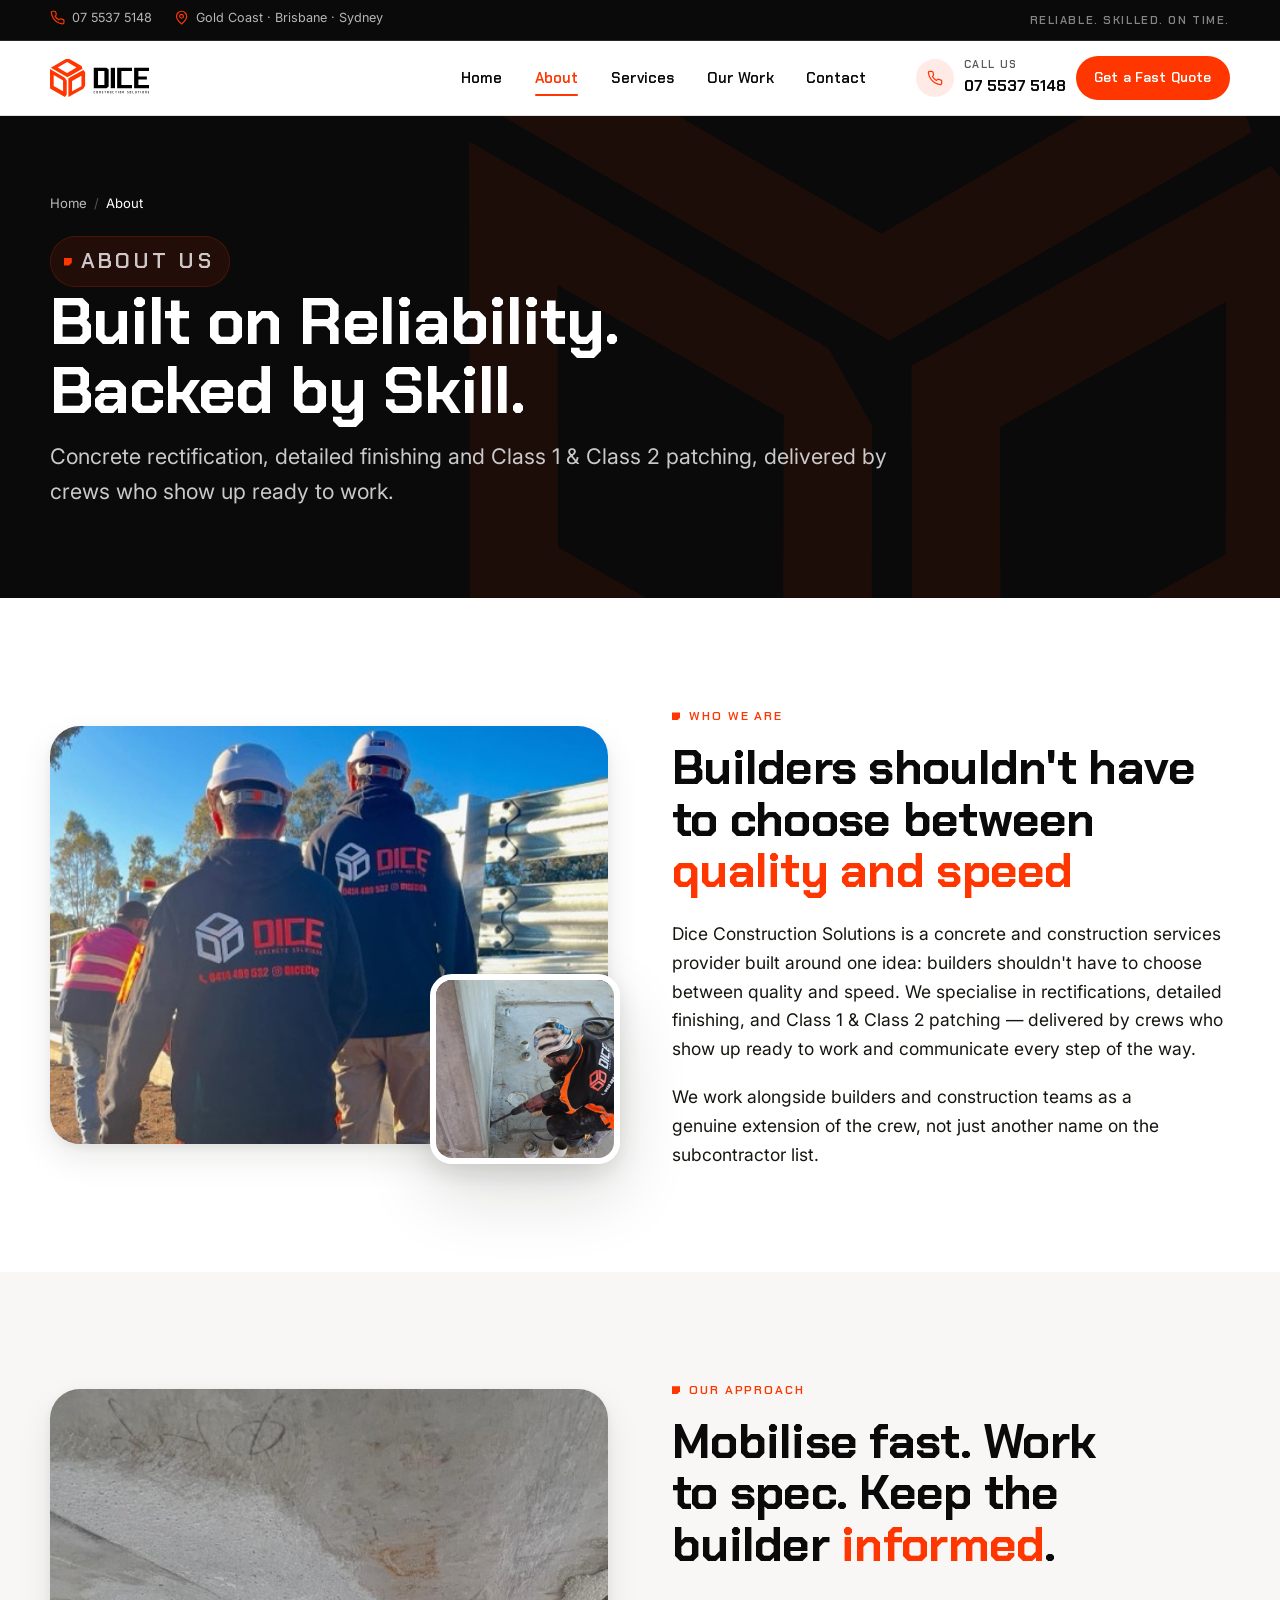
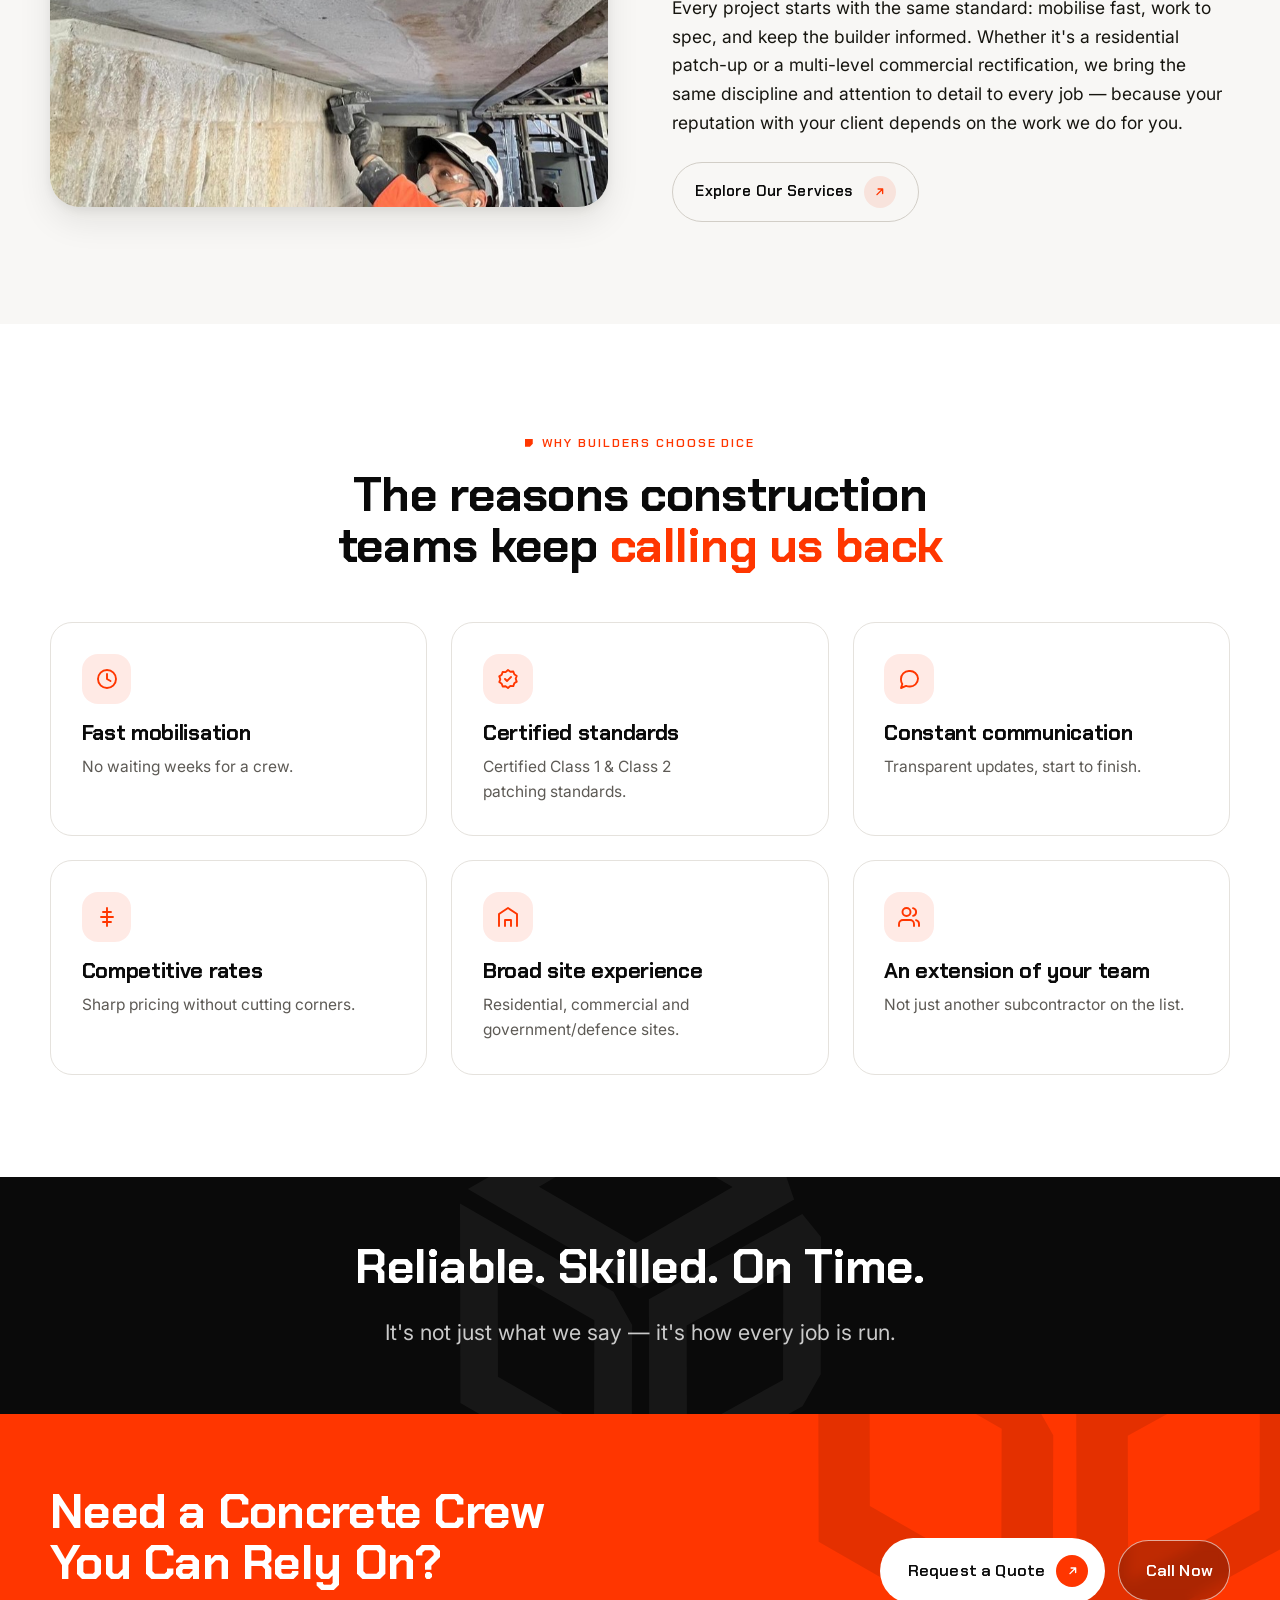
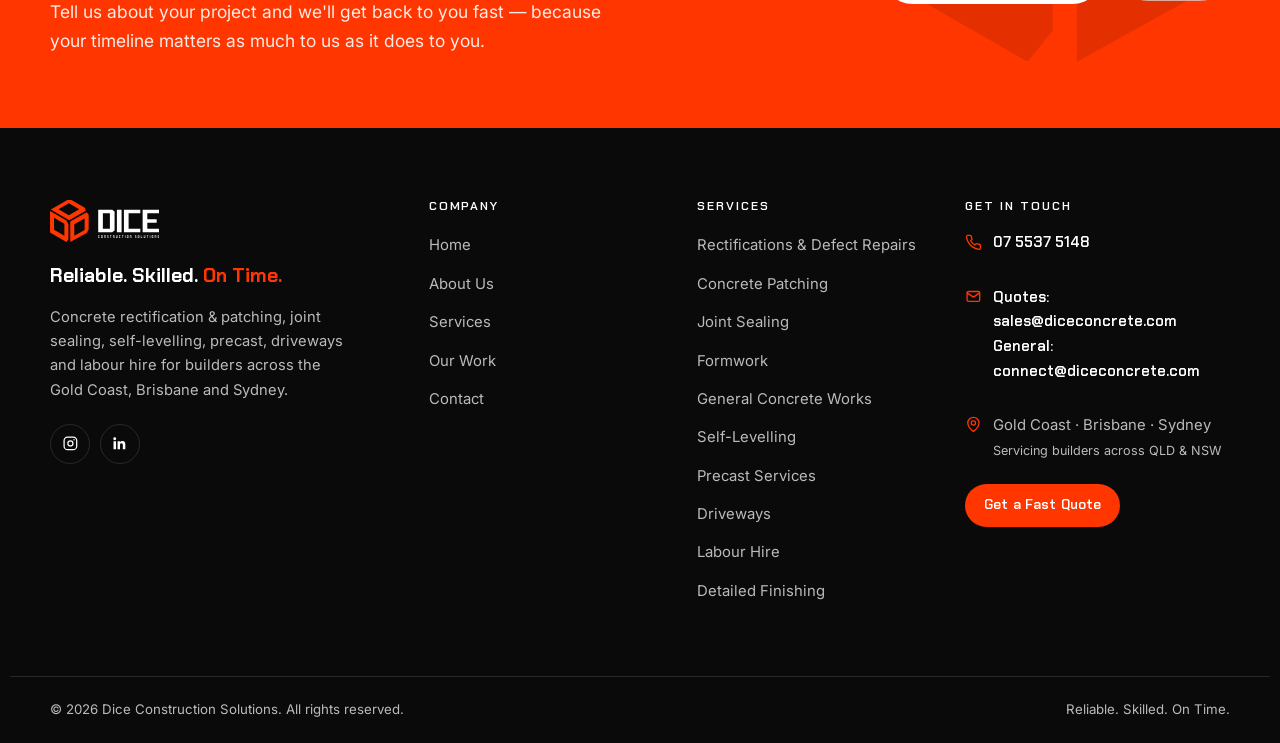
<file: about/index.html>
<!doctype html>
<html lang="en-AU">
<head>
<meta charset="utf-8">
<meta name="viewport" content="width=device-width, initial-scale=1">

<title>About Dice Construction Solutions | Concrete &amp; Construction Specialists</title>
<meta name="description" content="Learn about Dice Construction Solutions — a concrete rectification and patching specialist built on reliability, skill and on-time delivery for builders across QLD &amp; NSW.">
<link rel="canonical" href="https://diceconstru.com/about/">

<meta name="robots" content="index, follow, max-image-preview:large">
<meta name="theme-color" content="#0a0a0a">

<meta property="og:type" content="website">
<meta property="og:site_name" content="Dice Construction Solutions">
<meta property="og:locale" content="en_AU">
<meta property="og:title" content="About Dice Construction Solutions | Concrete &amp; Construction Specialists">
<meta property="og:description" content="A concrete rectification and patching specialist built on reliability, skill and on-time delivery for builders across QLD &amp; NSW.">
<meta property="og:url" content="https://diceconstru.com/about/">
<meta property="og:image" content="https://diceconstru.com/assets/img/og-image.jpg">
<meta property="og:image:width" content="1200">
<meta property="og:image:height" content="630">
<meta name="twitter:card" content="summary_large_image">
<meta name="twitter:image" content="https://diceconstru.com/assets/img/og-image.jpg">

<link rel="icon" href="../favicon.ico" sizes="32x32">
<link rel="icon" href="../favicon.svg" type="image/svg+xml">
<link rel="apple-touch-icon" href="../apple-touch-icon.png">
<link rel="manifest" href="../site.webmanifest">

<link rel="preconnect" href="https://fonts.googleapis.com">
<link rel="preconnect" href="https://fonts.gstatic.com" crossorigin>
<link rel="stylesheet" href="https://fonts.googleapis.com/css2?family=Chakra+Petch:wght@500;600;700&family=Inter:wght@400;500;600;700&display=swap">
<link rel="stylesheet" href="../assets/css/styles.css">

<script type="application/ld+json">
{
  "@context": "https://schema.org",
  "@graph": [
    {
      "@type": "AboutPage",
      "@id": "https://diceconstru.com/about/#webpage",
      "url": "https://diceconstru.com/about/",
      "name": "About Dice Construction Solutions | Concrete & Construction Specialists",
      "inLanguage": "en-AU",
      "about": { "@id": "https://diceconstru.com/#business" },
      "isPartOf": { "@id": "https://diceconstru.com/#website" }
    },
    {
      "@type": "BreadcrumbList",
      "itemListElement": [
        { "@type": "ListItem", "position": 1, "name": "Home", "item": "https://diceconstru.com/" },
        { "@type": "ListItem", "position": 2, "name": "About", "item": "https://diceconstru.com/about/" }
      ]
    }
  ]
}
</script>
</head>
<body>
<a class="skip-link" href="#main">Skip to main content</a>

<div class="topbar">
  <div class="container topbar__inner">
    <ul class="topbar__list">
      <li>
        <a class="topbar__item" href="tel:+61755375148">
          <svg viewBox="0 0 24 24" fill="none" stroke="currentColor" stroke-width="1.9" stroke-linecap="round" stroke-linejoin="round" aria-hidden="true"><path d="M22 16.9v3a2 2 0 0 1-2.2 2 19.8 19.8 0 0 1-8.6-3.1 19.5 19.5 0 0 1-6-6A19.8 19.8 0 0 1 2.1 4.2 2 2 0 0 1 4.1 2h3a2 2 0 0 1 2 1.7c.1.9.4 1.8.7 2.6a2 2 0 0 1-.5 2.1L8.1 9.7a16 16 0 0 0 6 6l1.3-1.3a2 2 0 0 1 2.1-.4c.8.3 1.7.6 2.6.7a2 2 0 0 1 1.9 2.2z"/></svg>
          <span>07 5537 5148</span>
        </a>
      </li>
      <li class="topbar__hide-sm">
        <span class="topbar__item">
          <svg viewBox="0 0 24 24" fill="none" stroke="currentColor" stroke-width="1.9" stroke-linecap="round" stroke-linejoin="round" aria-hidden="true"><path d="M20 10c0 6-8 12-8 12s-8-6-8-12a8 8 0 0 1 16 0z"/><circle cx="12" cy="10" r="3"/></svg>
          <span>Gold Coast &middot; Brisbane &middot; Sydney</span>
        </span>
      </li>
    </ul>
    <p class="topbar__tag topbar__hide-sm" style="margin:0">Reliable. Skilled. On Time.</p>
  </div>
</div>

<header class="site-header">
  <div class="container site-header__inner">
    <a class="brand" href=".." aria-label="Dice Construction Solutions — home">
      <img src="../assets/img/logo-full.svg" alt="Dice Construction Solutions" width="548" height="211">
    </a>
    <nav class="nav" aria-label="Main">
      <ul class="nav__list">
        <li><a class="nav__link" href="..">Home</a></li>
        <li><a class="nav__link" href="../about" aria-current="page">About</a></li>
        <li><a class="nav__link" href="../services">Services</a></li>
        <li><a class="nav__link" href="../projects">Our Work</a></li>
        <!-- <li><a class="nav__link" href="../testimonials">Testimonials</a></li> -->
        <li><a class="nav__link" href="../contact">Contact</a></li>
      </ul>
    </nav>
    <div class="header__actions">
      <a class="header__phone" href="tel:+61755375148">
        <span class="header__phone-icon">
          <svg viewBox="0 0 24 24" fill="none" stroke="currentColor" stroke-width="1.9" stroke-linecap="round" stroke-linejoin="round" aria-hidden="true"><path d="M22 16.9v3a2 2 0 0 1-2.2 2 19.8 19.8 0 0 1-8.6-3.1 19.5 19.5 0 0 1-6-6A19.8 19.8 0 0 1 2.1 4.2 2 2 0 0 1 4.1 2h3a2 2 0 0 1 2 1.7c.1.9.4 1.8.7 2.6a2 2 0 0 1-.5 2.1L8.1 9.7a16 16 0 0 0 6 6l1.3-1.3a2 2 0 0 1 2.1-.4c.8.3 1.7.6 2.6.7a2 2 0 0 1 1.9 2.2z"/></svg>
        </span>
        <span>
          <span class="header__phone-label">Call us</span>
          <span class="header__phone-value">07 5537 5148</span>
        </span>
      </a>
      <a class="btn btn--sm" href="../contact">Get a Fast Quote</a>
      <button class="nav-toggle" type="button" aria-expanded="false" aria-controls="mobile-drawer" aria-label="Open menu">
        <span class="nav-toggle__bars" aria-hidden="true"><span></span><span></span><span></span></span>
      </button>
    </div>
  </div>
</header>

<div class="drawer" id="mobile-drawer">
  <div class="drawer__scrim" aria-hidden="true"></div>
  <div class="drawer__panel" role="dialog" aria-modal="true" aria-label="Site menu">
    <div class="drawer__top">
      <span class="brand"><img src="../assets/img/logo-full-light.svg" alt="Dice Construction Solutions" width="548" height="211"></span>
      <button class="drawer__close" type="button" aria-label="Close menu">
        <svg viewBox="0 0 24 24" fill="none" stroke="currentColor" stroke-width="2.2" aria-hidden="true"><path d="M5 5l14 14M19 5L5 19"/></svg>
      </button>
    </div>
    <ul class="drawer__nav">
      <li><a href="..">Home <span aria-hidden="true">&rarr;</span></a></li>
      <li><a href="../about" aria-current="page">About <span aria-hidden="true">&rarr;</span></a></li>
      <li><a href="../services">Services <span aria-hidden="true">&rarr;</span></a></li>
      <li><a href="../projects">Our Work <span aria-hidden="true">&rarr;</span></a></li>
      <li><a href="../testimonials">Testimonials <span aria-hidden="true">&rarr;</span></a></li>
      <li><a href="../contact">Contact <span aria-hidden="true">&rarr;</span></a></li>
    </ul>
    <div class="drawer__foot">
      <a class="btn btn--block" href="../contact">Request a Quote
        <span class="btn__icon" aria-hidden="true"><svg viewBox="0 0 24 24" fill="none" stroke="currentColor" stroke-width="2.4" stroke-linecap="round" stroke-linejoin="round"><path d="M7 17 17 7M9 7h8v8"/></svg></span>
      </a>
      <a class="btn btn--on-dark btn--block" href="tel:+61755375148">Call 07 5537 5148</a>
      <p class="drawer__meta">Serving builders across the Gold Coast, Brisbane and Sydney.</p>
    </div>
  </div>
</div>

<main id="main">

  <section class="page-hero">
    <div class="container">
      <div class="page-hero__inner">
        <ol class="breadcrumbs">
          <li><a href="..">Home</a></li>
          <li><span aria-current="page">About</span></li>
        </ol>
        <p class="eyebrow eyebrow--pill">About Us</p>
        <h1>Built on Reliability. Backed by Skill.</h1>
        <p>Concrete rectification, detailed finishing and Class 1 &amp; Class 2 patching, delivered by crews who show up ready to work.</p>
      </div>
    </div>
  </section>

  <!-- WHO WE ARE -->
  <section class="section" aria-labelledby="who-title">
    <div class="container">
      <div class="split">
        <div class="media-stack reveal">
          <div class="media-stack__main">
            <img src="../assets/img/hero-960.jpg"
                 srcset="../assets/img/hero-640.jpg 640w, ../assets/img/hero-960.jpg 960w, ../assets/img/hero-1440.jpg 1440w"
                 sizes="(min-width: 940px) 46vw, 92vw"
                 width="960" height="540" loading="lazy" decoding="async"
                 style="aspect-ratio:4/3"
                 alt="Two Dice Construction Solutions crew members in branded hoodies and hard hats walking beside a newly finished concrete barrier on site.">
          </div>
          <div class="media-stack__inset">
            <img src="../assets/img/work-core-drilling-480.jpg" width="480" height="640" loading="lazy" decoding="async"
                 alt="Dice Construction Solutions worker using a rotary hammer around floor penetrations in a concrete slab.">
          </div>
        </div>

        <div class="reveal" data-reveal-delay="80">
          <p class="eyebrow">Who We Are</p>
          <h2 id="who-title">Builders shouldn't have to choose between <span class="accent">quality and speed</span></h2>
          <p>Dice Construction Solutions is a concrete and construction services provider built around one idea: builders shouldn't have to choose between quality and speed. We specialise in rectifications, detailed finishing, and Class 1 &amp; Class 2 patching — delivered by crews who show up ready to work and communicate every step of the way.</p>
          <p>We work alongside builders and construction teams as a genuine extension of the crew, not just another name on the subcontractor list.</p>
        </div>
      </div>
    </div>
  </section>

  <!-- OUR APPROACH -->
  <section class="section section--alt" aria-labelledby="approach-title">
    <div class="container">
      <div class="split split--reverse">
        <div class="reveal">
          <p class="eyebrow">Our Approach</p>
          <h2 id="approach-title">Mobilise fast. Work to spec. Keep the builder <span class="accent">informed</span>.</h2>
          <p>Every project starts with the same standard: mobilise fast, work to spec, and keep the builder informed. Whether it's a residential patch-up or a multi-level commercial rectification, we bring the same discipline and attention to detail to every job — because your reputation with your client depends on the work we do for you.</p>
          <div class="btn-row" style="margin-top:1.5rem">
            <a class="btn btn--ghost" href="../services">Explore Our Services
              <span class="btn__icon" aria-hidden="true"><svg viewBox="0 0 24 24" fill="none" stroke="currentColor" stroke-width="2.4" stroke-linecap="round" stroke-linejoin="round"><path d="M7 17 17 7M9 7h8v8"/></svg></span>
            </a>
          </div>
        </div>
        <div class="reveal" data-reveal-delay="80">
          <div class="media-stack__main">
            <img src="../assets/img/work-finishing-800.jpg"
                 srcset="../assets/img/work-finishing-480.jpg 480w, ../assets/img/work-finishing-800.jpg 800w, ../assets/img/work-finishing-1440.jpg 1440w"
                 sizes="(min-width: 940px) 46vw, 92vw"
                 width="800" height="1066" loading="lazy" decoding="async"
                 style="aspect-ratio:4/3;object-fit:cover"
                 alt="Dice Construction Solutions tradesperson hand-trowelling a patch repair to a concrete soffit while wearing a respirator.">
          </div>
        </div>
      </div>
    </div>
  </section>

  <!-- WHY BUILDERS CHOOSE DICE -->
  <section class="section" aria-labelledby="choose-title">
    <div class="container">
      <div class="section-head section-head--center">
        <p class="eyebrow" style="justify-content:center">Why Builders Choose Dice</p>
        <h2 id="choose-title">The reasons construction teams keep <span class="accent">calling us back</span></h2>
      </div>

      <div class="grid grid--3">
        <div class="card reveal">
          <span class="card__icon" aria-hidden="true"><svg viewBox="0 0 24 24" fill="none" stroke="currentColor" stroke-width="1.9" stroke-linecap="round" stroke-linejoin="round"><circle cx="12" cy="12" r="9"/><path d="M12 7v5l3.5 2"/></svg></span>
          <h3>Fast mobilisation</h3>
          <p>No waiting weeks for a crew.</p>
        </div>
        <div class="card reveal" data-reveal-delay="60">
          <span class="card__icon" aria-hidden="true"><svg viewBox="0 0 24 24" fill="none" stroke="currentColor" stroke-width="1.9" stroke-linecap="round" stroke-linejoin="round"><path d="m9 12 2 2 4-4"/><path d="M12 3l2.4 1.7 2.9-.2 1 2.8 2.4 1.7-1 2.8 1 2.8-2.4 1.7-1 2.8-2.9-.2L12 21l-2.4-1.7-2.9.2-1-2.8L3.3 15l1-2.8-1-2.8 2.4-1.7 1-2.8 2.9.2z"/></svg></span>
          <h3>Certified standards</h3>
          <p>Certified Class 1 &amp; Class 2 patching standards.</p>
        </div>
        <div class="card reveal" data-reveal-delay="120">
          <span class="card__icon" aria-hidden="true"><svg viewBox="0 0 24 24" fill="none" stroke="currentColor" stroke-width="1.9" stroke-linecap="round" stroke-linejoin="round"><path d="M21 11.5a8 8 0 0 1-8.5 8 9 9 0 0 1-3.4-.6L4 21l1.3-4a8 8 0 0 1-1.3-4.4A8 8 0 0 1 12.5 4a8 8 0 0 1 8.5 7.5z"/></svg></span>
          <h3>Constant communication</h3>
          <p>Transparent updates, start to finish.</p>
        </div>
        <div class="card reveal" data-reveal-delay="180">
          <span class="card__icon" aria-hidden="true"><svg viewBox="0 0 24 24" fill="none" stroke="currentColor" stroke-width="1.9" stroke-linecap="round" stroke-linejoin="round"><path d="M12 3v18M8 7h8M6 12h12M8 17h8"/></svg></span>
          <h3>Competitive rates</h3>
          <p>Sharp pricing without cutting corners.</p>
        </div>
        <div class="card reveal" data-reveal-delay="240">
          <span class="card__icon" aria-hidden="true"><svg viewBox="0 0 24 24" fill="none" stroke="currentColor" stroke-width="1.9" stroke-linecap="round" stroke-linejoin="round"><path d="M3 21V9l9-6 9 6v12"/><path d="M9 21v-6h6v6"/></svg></span>
          <h3>Broad site experience</h3>
          <p>Residential, commercial and government/defence sites.</p>
        </div>
        <div class="card reveal" data-reveal-delay="300">
          <span class="card__icon" aria-hidden="true"><svg viewBox="0 0 24 24" fill="none" stroke="currentColor" stroke-width="1.9" stroke-linecap="round" stroke-linejoin="round"><path d="M17 21v-2a4 4 0 0 0-4-4H6a4 4 0 0 0-4 4v2"/><circle cx="9.5" cy="7" r="4"/><path d="M22 21v-2a4 4 0 0 0-3-3.9"/><path d="M16 3.1a4 4 0 0 1 0 7.8"/></svg></span>
          <h3>An extension of your team</h3>
          <p>Not just another subcontractor on the list.</p>
        </div>
      </div>
    </div>
  </section>

  <!-- VALUES BAND -->
  <section class="section section--dark section--tight section--watermark">
    <div class="container">
      <div class="section-head section-head--center" style="margin-bottom:0">
        <h2 style="font-size:var(--step-4)">Reliable. Skilled. On&nbsp;Time.</h2>
        <p class="lead">It's not just what we say — it's how every job is run.</p>
      </div>
    </div>
  </section>

  <section class="cta-band">
    <div class="container cta-band__inner">
      <div>
        <h2>Need a Concrete Crew You Can Rely On?</h2>
        <p>Tell us about your project and we'll get back to you fast — because your timeline matters as much to us as it does to you.</p>
      </div>
      <div class="btn-row">
        <a class="btn btn--lg" href="../contact">Request a Quote
          <span class="btn__icon" aria-hidden="true"><svg viewBox="0 0 24 24" fill="none" stroke="currentColor" stroke-width="2.4" stroke-linecap="round" stroke-linejoin="round"><path d="M7 17 17 7M9 7h8v8"/></svg></span>
        </a>
        <a class="btn btn--on-dark btn--lg" href="tel:+61755375148">Call Now</a>
      </div>
    </div>
  </section>

</main>

<footer class="site-footer">
  <div class="container site-footer__main">
    <div class="footer__brand">
      <a class="brand" href=".." aria-label="Dice Construction Solutions — home">
        <img src="../assets/img/logo-full-light.svg" alt="Dice Construction Solutions" width="548" height="211">
      </a>
      <p class="footer__tagline">Reliable. Skilled. <span>On Time.</span></p>
      <p class="footer__about">Concrete rectification &amp; patching, joint sealing, self-levelling, precast, driveways and labour hire for builders across the Gold Coast, Brisbane and Sydney.</p>
      <div class="socials">
        <a href="https://www.instagram.com/diceconstru/" target="_blank" rel="noopener noreferrer" aria-label="Dice Construction Solutions on Instagram">
          <svg viewBox="0 0 24 24" fill="none" stroke="currentColor" stroke-width="1.8" stroke-linecap="round" stroke-linejoin="round" aria-hidden="true"><rect x="3" y="3" width="18" height="18" rx="5"/><circle cx="12" cy="12" r="3.6"/><circle cx="17.2" cy="6.8" r="1" fill="currentColor" stroke="none"/></svg>
        </a>
        <a href="https://www.linkedin.com/company/dice-concrete" target="_blank" rel="noopener noreferrer" aria-label="Dice Construction Solutions on LinkedIn">
          <svg viewBox="0 0 24 24" fill="currentColor" aria-hidden="true"><path d="M20.4 20.5h-3.5v-5.6c0-1.3 0-3-1.9-3s-2.1 1.4-2.1 2.9v5.7H9.4V9h3.4v1.6c.5-.9 1.6-1.9 3.4-1.9 3.6 0 4.3 2.4 4.3 5.5v6.3ZM5.3 7.4a2.1 2.1 0 1 1 0-4.2 2.1 2.1 0 0 1 0 4.2ZM3.6 9h3.6v11.5H3.6V9Z"/></svg>
        </a>
      </div>
    </div>
    <nav aria-labelledby="footer-nav-title">
      <h2 class="footer__title" id="footer-nav-title">Company</h2>
      <ul class="footer__list">
        <li><a href="..">Home</a></li>
        <li><a href="../about">About Us</a></li>
        <li><a href="../services">Services</a></li>
        <li><a href="../projects">Our Work</a></li>
        <!-- <li><a href="../testimonials">Testimonials</a></li> -->
        <li><a href="../contact">Contact</a></li>
      </ul>
    </nav>
    <nav aria-labelledby="footer-services-title">
      <h2 class="footer__title" id="footer-services-title">Services</h2>
      <ul class="footer__list">
        <li><a href="../services#rectifications">Rectifications &amp; Defect Repairs</a></li>
        <li><a href="../services#patching">Concrete Patching</a></li>
        <li><a href="../services#joint-sealing">Joint Sealing</a></li>
        <li><a href="../services#formwork">Formwork</a></li>
        <li><a href="../services#general">General Concrete Works</a></li>
        <li><a href="../services#self-levelling">Self-Levelling</a></li>
        <li><a href="../services#precast">Precast Services</a></li>
        <li><a href="../services#driveways">Driveways</a></li>
        <li><a href="../services#labour">Labour Hire</a></li>
        <li><a href="../services#finishing">Detailed Finishing</a></li>
      </ul>
    </nav>
    <div>
      <h2 class="footer__title">Get in touch</h2>
      <div class="footer__contact">
        <p class="footer__contact-row">
          <svg viewBox="0 0 24 24" fill="none" stroke="currentColor" stroke-width="1.9" stroke-linecap="round" stroke-linejoin="round" aria-hidden="true"><path d="M22 16.9v3a2 2 0 0 1-2.2 2 19.8 19.8 0 0 1-8.6-3.1 19.5 19.5 0 0 1-6-6A19.8 19.8 0 0 1 2.1 4.2 2 2 0 0 1 4.1 2h3a2 2 0 0 1 2 1.7c.1.9.4 1.8.7 2.6a2 2 0 0 1-.5 2.1L8.1 9.7a16 16 0 0 0 6 6l1.3-1.3a2 2 0 0 1 2.1-.4c.8.3 1.7.6 2.6.7a2 2 0 0 1 1.9 2.2z"/></svg>
          <span><a href="tel:+61755375148">07 5537 5148</a></span>
        </p>
        <p class="footer__contact-row">
          <svg viewBox="0 0 24 24" fill="none" stroke="currentColor" stroke-width="1.9" stroke-linecap="round" stroke-linejoin="round" aria-hidden="true"><rect x="3" y="5" width="18" height="14" rx="2"/><path d="m3 7 9 6 9-6"/></svg>
          <span><a href="mailto:sales@diceconcrete.com">Quotes: sales@diceconcrete.com</a><br><a href="mailto:connect@diceconcrete.com">General: connect@diceconcrete.com</a></span>
        </p>
        <p class="footer__contact-row">
          <svg viewBox="0 0 24 24" fill="none" stroke="currentColor" stroke-width="1.9" stroke-linecap="round" stroke-linejoin="round" aria-hidden="true"><path d="M20 10c0 6-8 12-8 12s-8-6-8-12a8 8 0 0 1 16 0z"/><circle cx="12" cy="10" r="3"/></svg>
          <span>Gold Coast &middot; Brisbane &middot; Sydney<br><span style="font-size:.85em">Servicing builders across QLD &amp; NSW</span></span>
        </p>
      </div>
      <div class="btn-row" style="margin-top:1.35rem">
        <a class="btn btn--sm" href="../contact">Get a Fast Quote</a>
      </div>
    </div>
  </div>
  <div class="container site-footer__bottom">
    <p>&copy; <span data-year>2026</span> Dice Construction Solutions. All rights reserved.</p>
    <p>Reliable. Skilled. On Time.</p>
  </div>
</footer>

<div class="quick-actions">
  <a class="quick-actions__call" href="tel:+61755375148">
    <svg viewBox="0 0 24 24" fill="none" stroke="currentColor" stroke-width="2" stroke-linecap="round" stroke-linejoin="round" aria-hidden="true"><path d="M22 16.9v3a2 2 0 0 1-2.2 2 19.8 19.8 0 0 1-8.6-3.1 19.5 19.5 0 0 1-6-6A19.8 19.8 0 0 1 2.1 4.2 2 2 0 0 1 4.1 2h3a2 2 0 0 1 2 1.7c.1.9.4 1.8.7 2.6a2 2 0 0 1-.5 2.1L8.1 9.7a16 16 0 0 0 6 6l1.3-1.3a2 2 0 0 1 2.1-.4c.8.3 1.7.6 2.6.7a2 2 0 0 1 1.9 2.2z"/></svg>
    Call now
  </a>
  <a class="quick-actions__quote" href="../contact">
    <svg viewBox="0 0 24 24" fill="none" stroke="currentColor" stroke-width="2" stroke-linecap="round" stroke-linejoin="round" aria-hidden="true"><path d="M4 5h16M4 12h16M4 19h10"/></svg>
    Get a quote
  </a>
</div>

<script src="../assets/js/main.js" defer></script>
</body>
</html>
</file>
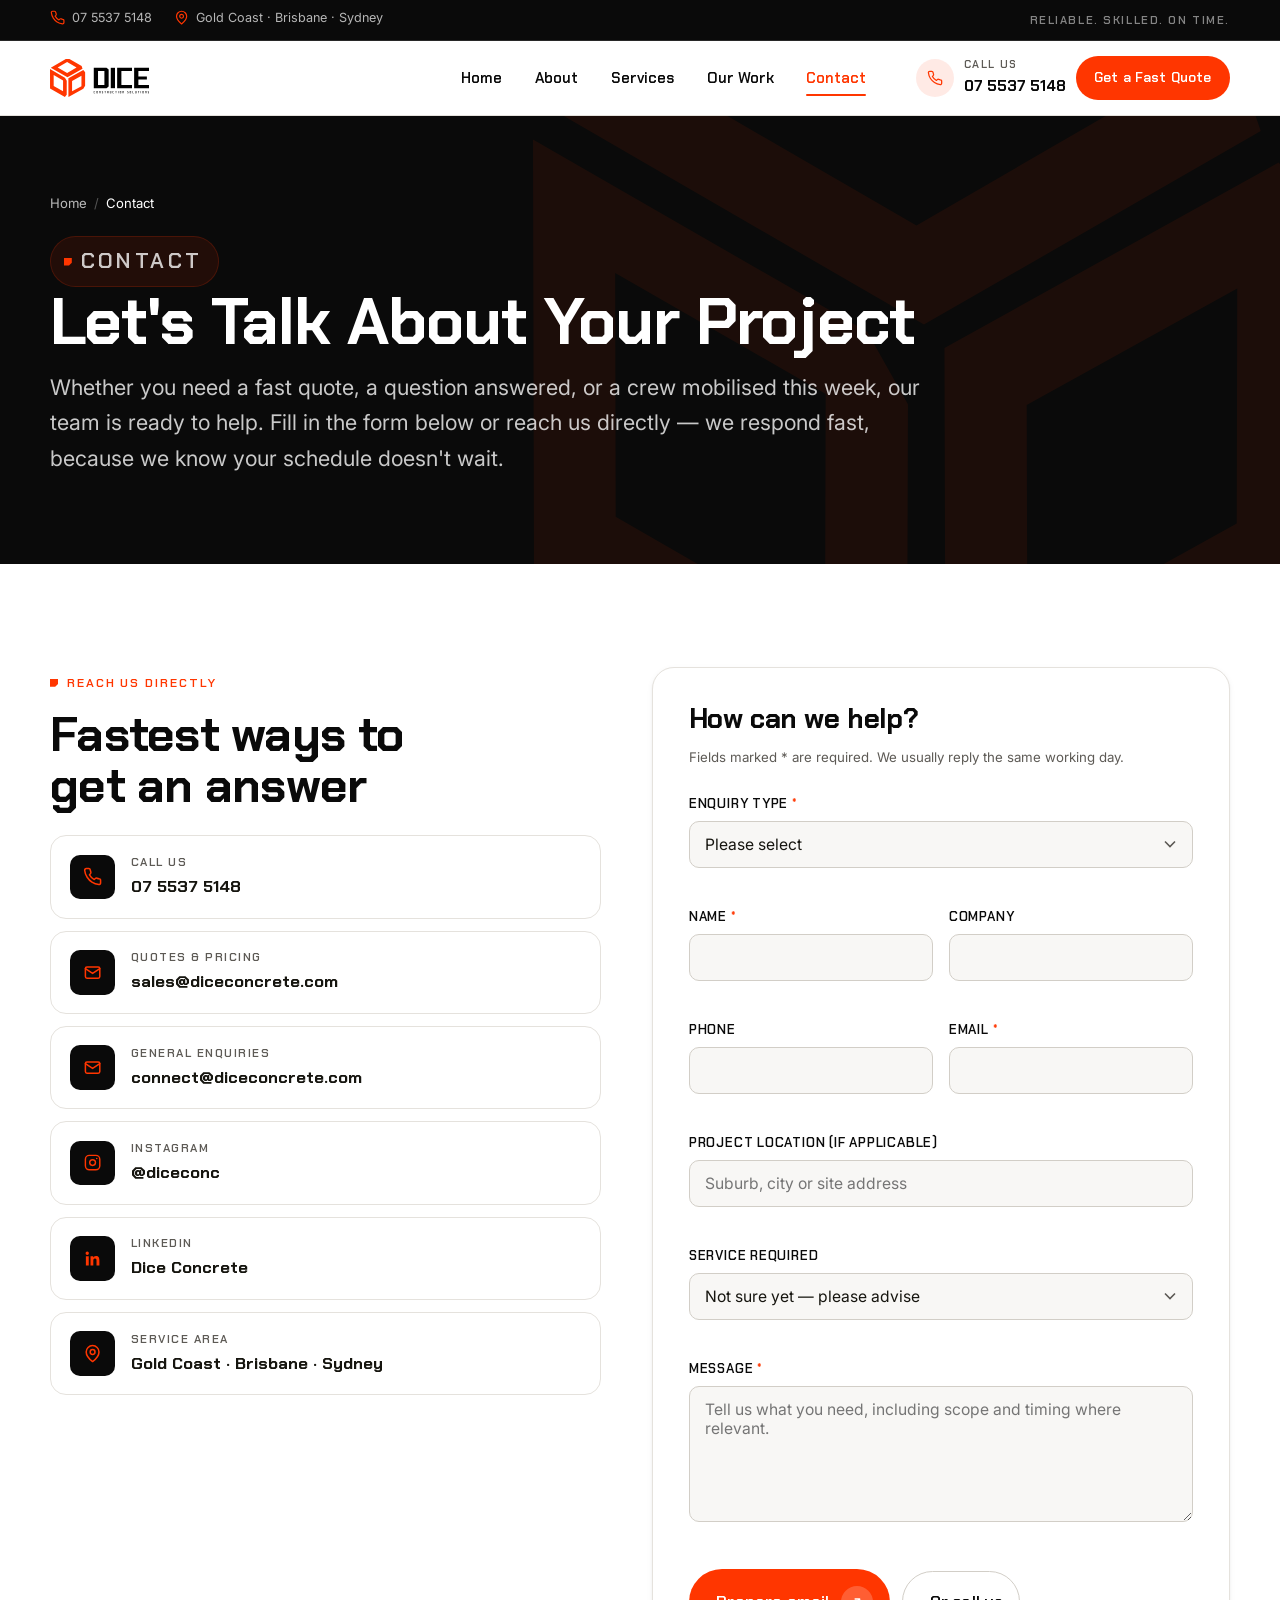
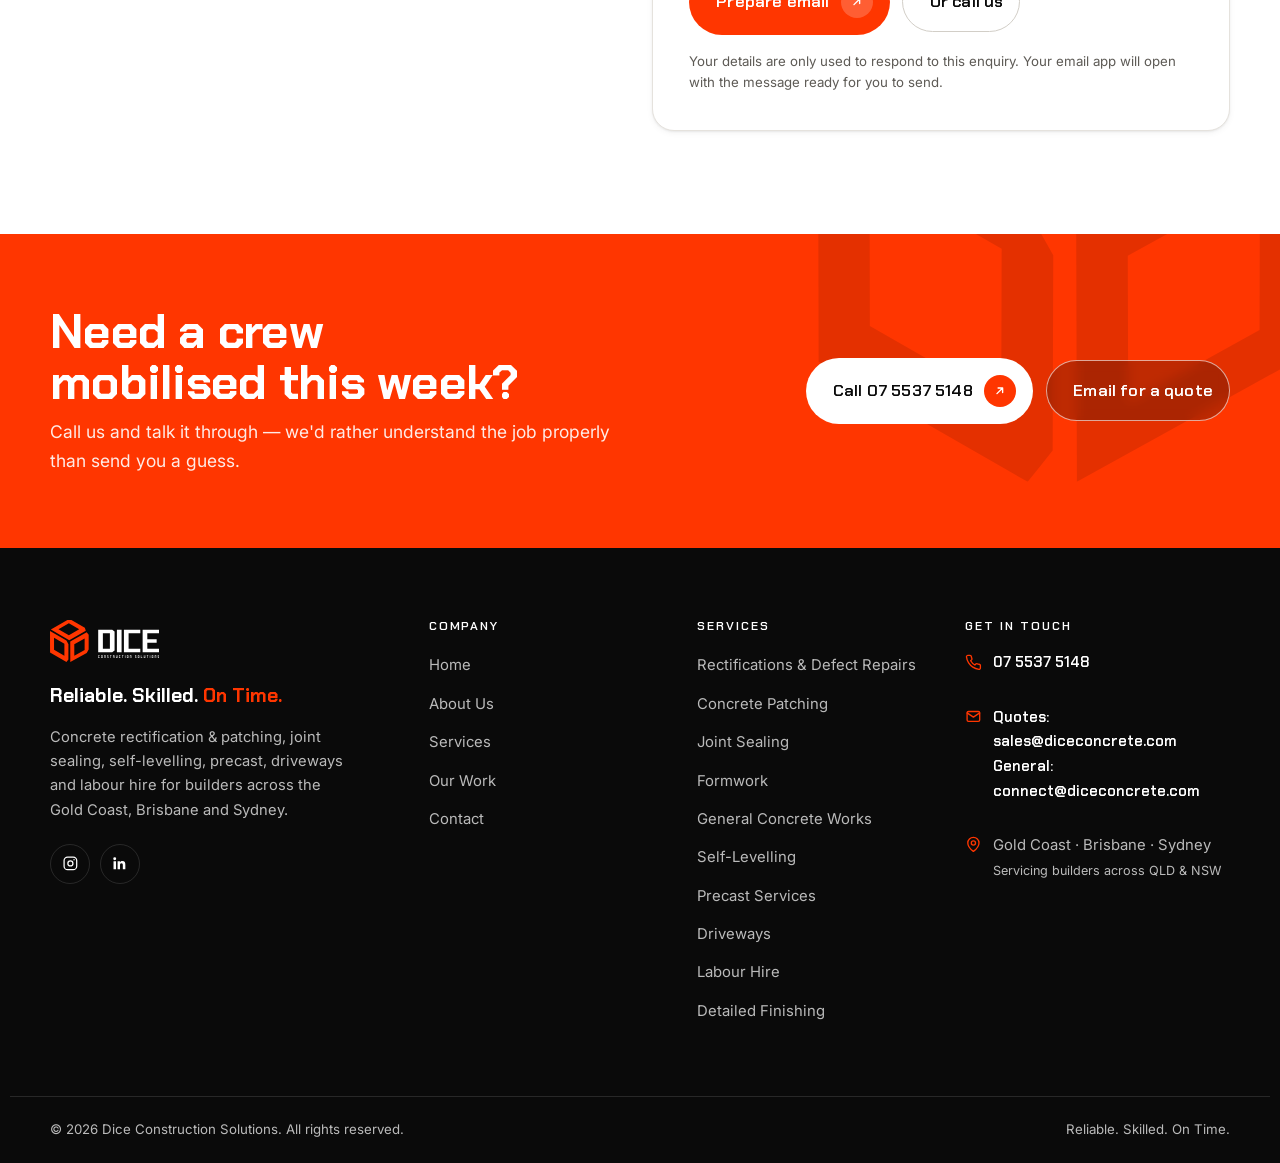
<file: contact/index.html>
<!doctype html>
<html lang="en-AU">
<head>
<meta charset="utf-8">
<meta name="viewport" content="width=device-width, initial-scale=1">

<title>Contact Dice Construction Solutions | Get a Quote Today</title>
<meta name="description" content="Get in touch with Dice Construction Solutions for concrete rectification, patching, formwork and more across Gold Coast, Brisbane and Sydney. Fast response, no-obligation quote.">
<link rel="canonical" href="https://diceconstru.com/contact/">

<meta name="robots" content="index, follow, max-image-preview:large">
<meta name="theme-color" content="#0a0a0a">

<meta property="og:type" content="website">
<meta property="og:site_name" content="Dice Construction Solutions">
<meta property="og:locale" content="en_AU">
<meta property="og:title" content="Contact Dice Construction Solutions | Get a Quote Today">
<meta property="og:description" content="Concrete rectification, patching, formwork and more across Gold Coast, Brisbane and Sydney. Fast response, no-obligation quote.">
<meta property="og:url" content="https://diceconstru.com/contact/">
<meta property="og:image" content="https://diceconstru.com/assets/img/og-image.jpg">
<meta property="og:image:width" content="1200">
<meta property="og:image:height" content="630">
<meta name="twitter:card" content="summary_large_image">
<meta name="twitter:image" content="https://diceconstru.com/assets/img/og-image.jpg">

<link rel="icon" href="../favicon.ico" sizes="32x32">
<link rel="icon" href="../favicon.svg" type="image/svg+xml">
<link rel="apple-touch-icon" href="../apple-touch-icon.png">
<link rel="manifest" href="../site.webmanifest">

<link rel="preconnect" href="https://fonts.googleapis.com">
<link rel="preconnect" href="https://fonts.gstatic.com" crossorigin>
<link rel="stylesheet" href="https://fonts.googleapis.com/css2?family=Chakra+Petch:wght@500;600;700&family=Inter:wght@400;500;600;700&display=swap">
<link rel="stylesheet" href="../assets/css/styles.css">

<script type="application/ld+json">
{
  "@context": "https://schema.org",
  "@graph": [
    {
      "@type": "ContactPage",
      "@id": "https://diceconstru.com/contact/#webpage",
      "url": "https://diceconstru.com/contact/",
      "name": "Contact Dice Construction Solutions | Get a Quote Today",
      "inLanguage": "en-AU",
      "isPartOf": { "@id": "https://diceconstru.com/#website" },
      "about": { "@id": "https://diceconstru.com/#business" }
    },
    {
      "@type": "BreadcrumbList",
      "itemListElement": [
        { "@type": "ListItem", "position": 1, "name": "Home", "item": "https://diceconstru.com/" },
        { "@type": "ListItem", "position": 2, "name": "Contact", "item": "https://diceconstru.com/contact/" }
      ]
    }
  ]
}
</script>
</head>
<body>
<a class="skip-link" href="#main">Skip to main content</a>

<div class="topbar">
  <div class="container topbar__inner">
    <ul class="topbar__list">
      <li>
        <a class="topbar__item" href="tel:+61755375148">
          <svg viewBox="0 0 24 24" fill="none" stroke="currentColor" stroke-width="1.9" stroke-linecap="round" stroke-linejoin="round" aria-hidden="true"><path d="M22 16.9v3a2 2 0 0 1-2.2 2 19.8 19.8 0 0 1-8.6-3.1 19.5 19.5 0 0 1-6-6A19.8 19.8 0 0 1 2.1 4.2 2 2 0 0 1 4.1 2h3a2 2 0 0 1 2 1.7c.1.9.4 1.8.7 2.6a2 2 0 0 1-.5 2.1L8.1 9.7a16 16 0 0 0 6 6l1.3-1.3a2 2 0 0 1 2.1-.4c.8.3 1.7.6 2.6.7a2 2 0 0 1 1.9 2.2z"/></svg>
          <span>07 5537 5148</span>
        </a>
      </li>
      <li class="topbar__hide-sm">
        <span class="topbar__item">
          <svg viewBox="0 0 24 24" fill="none" stroke="currentColor" stroke-width="1.9" stroke-linecap="round" stroke-linejoin="round" aria-hidden="true"><path d="M20 10c0 6-8 12-8 12s-8-6-8-12a8 8 0 0 1 16 0z"/><circle cx="12" cy="10" r="3"/></svg>
          <span>Gold Coast &middot; Brisbane &middot; Sydney</span>
        </span>
      </li>
    </ul>
    <p class="topbar__tag topbar__hide-sm" style="margin:0">Reliable. Skilled. On Time.</p>
  </div>
</div>

<header class="site-header">
  <div class="container site-header__inner">
    <a class="brand" href=".." aria-label="Dice Construction Solutions — home">
      <img src="../assets/img/logo-full.svg" alt="Dice Construction Solutions" width="548" height="211">
    </a>
    <nav class="nav" aria-label="Main">
      <ul class="nav__list">
        <li><a class="nav__link" href="..">Home</a></li>
        <li><a class="nav__link" href="../about">About</a></li>
        <li><a class="nav__link" href="../services">Services</a></li>
        <li><a class="nav__link" href="../projects">Our Work</a></li>
        <!-- <li><a class="nav__link" href="../testimonials">Testimonials</a></li> -->
        <li><a class="nav__link" href="../contact" aria-current="page">Contact</a></li>
      </ul>
    </nav>
    <div class="header__actions">
      <a class="header__phone" href="tel:+61755375148">
        <span class="header__phone-icon">
          <svg viewBox="0 0 24 24" fill="none" stroke="currentColor" stroke-width="1.9" stroke-linecap="round" stroke-linejoin="round" aria-hidden="true"><path d="M22 16.9v3a2 2 0 0 1-2.2 2 19.8 19.8 0 0 1-8.6-3.1 19.5 19.5 0 0 1-6-6A19.8 19.8 0 0 1 2.1 4.2 2 2 0 0 1 4.1 2h3a2 2 0 0 1 2 1.7c.1.9.4 1.8.7 2.6a2 2 0 0 1-.5 2.1L8.1 9.7a16 16 0 0 0 6 6l1.3-1.3a2 2 0 0 1 2.1-.4c.8.3 1.7.6 2.6.7a2 2 0 0 1 1.9 2.2z"/></svg>
        </span>
        <span>
          <span class="header__phone-label">Call us</span>
          <span class="header__phone-value">07 5537 5148</span>
        </span>
      </a>
      <a class="btn btn--sm" href="#enquiry-form">Get a Fast Quote</a>
      <button class="nav-toggle" type="button" aria-expanded="false" aria-controls="mobile-drawer" aria-label="Open menu">
        <span class="nav-toggle__bars" aria-hidden="true"><span></span><span></span><span></span></span>
      </button>
    </div>
  </div>
</header>

<div class="drawer" id="mobile-drawer">
  <div class="drawer__scrim" aria-hidden="true"></div>
  <div class="drawer__panel" role="dialog" aria-modal="true" aria-label="Site menu">
    <div class="drawer__top">
      <span class="brand"><img src="../assets/img/logo-full-light.svg" alt="Dice Construction Solutions" width="548" height="211"></span>
      <button class="drawer__close" type="button" aria-label="Close menu">
        <svg viewBox="0 0 24 24" fill="none" stroke="currentColor" stroke-width="2.2" aria-hidden="true"><path d="M5 5l14 14M19 5L5 19"/></svg>
      </button>
    </div>
    <ul class="drawer__nav">
      <li><a href="..">Home <span aria-hidden="true">&rarr;</span></a></li>
      <li><a href="../about">About <span aria-hidden="true">&rarr;</span></a></li>
      <li><a href="../services">Services <span aria-hidden="true">&rarr;</span></a></li>
      <li><a href="../projects">Our Work <span aria-hidden="true">&rarr;</span></a></li>
      <li><a href="../testimonials">Testimonials <span aria-hidden="true">&rarr;</span></a></li>
      <li><a href="../contact" aria-current="page">Contact <span aria-hidden="true">&rarr;</span></a></li>
    </ul>
    <div class="drawer__foot">
      <a class="btn btn--block" href="#enquiry-form">Request a Quote
        <span class="btn__icon" aria-hidden="true"><svg viewBox="0 0 24 24" fill="none" stroke="currentColor" stroke-width="2.4" stroke-linecap="round" stroke-linejoin="round"><path d="M7 17 17 7M9 7h8v8"/></svg></span>
      </a>
      <a class="btn btn--on-dark btn--block" href="tel:+61755375148">Call 07 5537 5148</a>
      <p class="drawer__meta">Serving builders across the Gold Coast, Brisbane and Sydney.</p>
    </div>
  </div>
</div>

<main id="main">

  <section class="page-hero">
    <div class="container">
      <div class="page-hero__inner">
        <ol class="breadcrumbs">
          <li><a href="..">Home</a></li>
          <li><span aria-current="page">Contact</span></li>
        </ol>
        <p class="eyebrow eyebrow--pill">Contact</p>
        <h1>Let's Talk About Your Project</h1>
        <p>Whether you need a fast quote, a question answered, or a crew mobilised this week, our team is ready to help. Fill in the form below or reach us directly — we respond fast, because we know your schedule doesn't wait.</p>
      </div>
    </div>
  </section>

  <section class="section">
    <div class="container">
      <div class="contact-grid">

        <!-- LEFT: direct contact -->
        <div class="reveal">
          <p class="eyebrow">Reach Us Directly</p>
          <h2>Fastest ways to get an answer</h2>

          <ul class="contact-list">
            <li>
              <a class="contact-item" href="tel:+61755375148">
                <span class="contact-item__icon" aria-hidden="true">
                  <svg viewBox="0 0 24 24" fill="none" stroke="currentColor" stroke-width="1.9" stroke-linecap="round" stroke-linejoin="round"><path d="M22 16.9v3a2 2 0 0 1-2.2 2 19.8 19.8 0 0 1-8.6-3.1 19.5 19.5 0 0 1-6-6A19.8 19.8 0 0 1 2.1 4.2 2 2 0 0 1 4.1 2h3a2 2 0 0 1 2 1.7c.1.9.4 1.8.7 2.6a2 2 0 0 1-.5 2.1L8.1 9.7a16 16 0 0 0 6 6l1.3-1.3a2 2 0 0 1 2.1-.4c.8.3 1.7.6 2.6.7a2 2 0 0 1 1.9 2.2z"/></svg>
                </span>
                <span>
                  <span class="contact-item__label">Call us</span>
                  <span class="contact-item__value">07 5537 5148</span>
                </span>
              </a>
            </li>
            <li>
              <a class="contact-item" href="mailto:sales@diceconcrete.com">
                <span class="contact-item__icon" aria-hidden="true">
                  <svg viewBox="0 0 24 24" fill="none" stroke="currentColor" stroke-width="1.9" stroke-linecap="round" stroke-linejoin="round"><rect x="3" y="5" width="18" height="14" rx="2"/><path d="m3 7 9 6 9-6"/></svg>
                </span>
                <span>
                  <span class="contact-item__label">Quotes &amp; pricing</span>
                  <span class="contact-item__value">sales@diceconcrete.com</span>
                </span>
              </a>
            </li>
            <li>
              <a class="contact-item" href="mailto:connect@diceconcrete.com">
                <span class="contact-item__icon" aria-hidden="true">
                  <svg viewBox="0 0 24 24" fill="none" stroke="currentColor" stroke-width="1.9" stroke-linecap="round" stroke-linejoin="round"><rect x="3" y="5" width="18" height="14" rx="2"/><path d="m3 7 9 6 9-6"/></svg>
                </span>
                <span>
                  <span class="contact-item__label">General enquiries</span>
                  <span class="contact-item__value">connect@diceconcrete.com</span>
                </span>
              </a>
            </li>
            <li>
              <a class="contact-item" href="https://www.instagram.com/diceconstru/" target="_blank" rel="noopener noreferrer">
                <span class="contact-item__icon" aria-hidden="true">
                  <svg viewBox="0 0 24 24" fill="none" stroke="currentColor" stroke-width="1.8" stroke-linecap="round" stroke-linejoin="round"><rect x="3" y="3" width="18" height="18" rx="5"/><circle cx="12" cy="12" r="3.6"/><circle cx="17.2" cy="6.8" r="1" fill="currentColor" stroke="none"/></svg>
                </span>
                <span>
                  <span class="contact-item__label">Instagram</span>
                  <span class="contact-item__value">@diceconc</span>
                </span>
              </a>
            </li>
            <li>
              <a class="contact-item" href="https://www.linkedin.com/company/dice-concrete" target="_blank" rel="noopener noreferrer">
                <span class="contact-item__icon" aria-hidden="true">
                  <svg viewBox="0 0 24 24" fill="currentColor"><path d="M20.4 20.5h-3.5v-5.6c0-1.3 0-3-1.9-3s-2.1 1.4-2.1 2.9v5.7H9.4V9h3.4v1.6c.5-.9 1.6-1.9 3.4-1.9 3.6 0 4.3 2.4 4.3 5.5v6.3ZM5.3 7.4a2.1 2.1 0 1 1 0-4.2 2.1 2.1 0 0 1 0 4.2ZM3.6 9h3.6v11.5H3.6V9Z"/></svg>
                </span>
                <span>
                  <span class="contact-item__label">LinkedIn</span>
                  <span class="contact-item__value">Dice Concrete</span>
                </span>
              </a>
            </li>
            <li>
              <div class="contact-item" style="cursor:default">
                <span class="contact-item__icon" aria-hidden="true">
                  <svg viewBox="0 0 24 24" fill="none" stroke="currentColor" stroke-width="1.9" stroke-linecap="round" stroke-linejoin="round"><path d="M20 10c0 6-8 12-8 12s-8-6-8-12a8 8 0 0 1 16 0z"/><circle cx="12" cy="10" r="3"/></svg>
                </span>
                <span>
                  <span class="contact-item__label">Service area</span>
                  <span class="contact-item__value">Gold Coast &middot; Brisbane &middot; Sydney</span>
                </span>
              </div>
            </li>
          </ul>
        </div>

        <!-- RIGHT: form -->
        <div class="reveal" data-reveal-delay="80">
          <form class="form" id="enquiry-form" action="mailto:sales@diceconcrete.com" method="post" enctype="text/plain" novalidate>
            <h2 style="font-size:var(--step-2)">How can we help?</h2>
            <p class="form__hint" style="margin-bottom:1.5rem">Fields marked <span class="req" aria-hidden="true">*</span> are required. We usually reply the same working day.</p>

            <div class="form__grid">
              <div class="field">
                <label for="f-enquiry-type">Enquiry type <span class="req" aria-hidden="true">*</span></label>
                <select id="f-enquiry-type" name="enquiry_type" required aria-describedby="e-enquiry-type">
                  <option value="">Please select</option>
                  <option value="quote">Request a quote</option>
                  <option value="general">General enquiry or support</option>
                </select>
                <span class="field__error" id="e-enquiry-type"></span>
              </div>

              <div class="form__grid form__grid--2" style="gap:1rem">
                <div class="field">
                  <label for="f-name">Name <span class="req" aria-hidden="true">*</span></label>
                  <input id="f-name" name="name" type="text" autocomplete="name" required aria-describedby="e-name">
                  <span class="field__error" id="e-name"></span>
                </div>
                <div class="field">
                  <label for="f-company">Company</label>
                  <input id="f-company" name="company" type="text" autocomplete="organization">
                  <span class="field__error"></span>
                </div>
              </div>

              <div class="form__grid form__grid--2" style="gap:1rem">
                <div class="field">
                  <label for="f-phone">Phone</label>
                  <input id="f-phone" name="phone" type="tel" autocomplete="tel" aria-describedby="e-phone">
                  <span class="field__error" id="e-phone"></span>
                </div>
                <div class="field">
                  <label for="f-email">Email <span class="req" aria-hidden="true">*</span></label>
                  <input id="f-email" name="email" type="email" autocomplete="email" required aria-describedby="e-email">
                  <span class="field__error" id="e-email"></span>
                </div>
              </div>

              <div class="field">
                <label for="f-location">Project location (if applicable)</label>
                <input id="f-location" name="location" type="text" placeholder="Suburb, city or site address" aria-describedby="e-location">
                <span class="field__error" id="e-location"></span>
              </div>

              <div class="field">
                <label for="f-service">Service required</label>
                <select id="f-service" name="service">
                  <option value="">Not sure yet — please advise</option>
                  <option>Concrete Rectifications &amp; Defect Repairs</option>
                  <option>Concrete Patching (Class 1 &amp; 2)</option>
                  <option>Joint Sealing</option>
                  <option>Formwork Services</option>
                  <option>General Concrete Works</option>
                  <option>Self-Levelling Applications</option>
                  <option>Precast Services</option>
                  <option>Concrete Driveways</option>
                  <option>Labourers / Labour Hire</option>
                  <option>Detailed Finishing</option>
                  <option>Clean Construction Practices</option>
                </select>
                <span class="field__error"></span>
              </div>

              <div class="field">
                <label for="f-message">Message <span class="req" aria-hidden="true">*</span></label>
                <textarea id="f-message" name="message" placeholder="Tell us what you need, including scope and timing where relevant." required aria-describedby="e-message"></textarea>
                <span class="field__error" id="e-message"></span>
              </div>
            </div>

            <div class="form__foot">
              <div class="form__status" id="form-status"></div>
              <div class="btn-row">
                <button class="btn btn--lg" type="submit">Prepare email
                  <span class="btn__icon" aria-hidden="true"><svg viewBox="0 0 24 24" fill="none" stroke="currentColor" stroke-width="2.4" stroke-linecap="round" stroke-linejoin="round"><path d="M7 17 17 7M9 7h8v8"/></svg></span>
                </button>
                <a class="btn btn--ghost btn--lg" href="tel:+61755375148">Or call us</a>
              </div>
              <p class="form__hint">Your details are only used to respond to this enquiry. Your email app will open with the message ready for you to send.</p>
            </div>
          </form>
        </div>

      </div>
    </div>
  </section>

  <section class="cta-band">
    <div class="container cta-band__inner">
      <div>
        <h2>Need a crew mobilised this week?</h2>
        <p>Call us and talk it through — we'd rather understand the job properly than send you a guess.</p>
      </div>
      <div class="btn-row">
        <a class="btn btn--lg" href="tel:+61755375148">Call 07 5537 5148
          <span class="btn__icon" aria-hidden="true"><svg viewBox="0 0 24 24" fill="none" stroke="currentColor" stroke-width="2.4" stroke-linecap="round" stroke-linejoin="round"><path d="M7 17 17 7M9 7h8v8"/></svg></span>
        </a>
        <a class="btn btn--on-dark btn--lg" href="mailto:sales@diceconcrete.com">Email for a quote</a>
      </div>
    </div>
  </section>

</main>

<footer class="site-footer">
  <div class="container site-footer__main">
    <div class="footer__brand">
      <a class="brand" href=".." aria-label="Dice Construction Solutions — home">
        <img src="../assets/img/logo-full-light.svg" alt="Dice Construction Solutions" width="548" height="211">
      </a>
      <p class="footer__tagline">Reliable. Skilled. <span>On Time.</span></p>
      <p class="footer__about">Concrete rectification &amp; patching, joint sealing, self-levelling, precast, driveways and labour hire for builders across the Gold Coast, Brisbane and Sydney.</p>
      <div class="socials">
        <a href="https://www.instagram.com/diceconstru/" target="_blank" rel="noopener noreferrer" aria-label="Dice Construction Solutions on Instagram">
          <svg viewBox="0 0 24 24" fill="none" stroke="currentColor" stroke-width="1.8" stroke-linecap="round" stroke-linejoin="round" aria-hidden="true"><rect x="3" y="3" width="18" height="18" rx="5"/><circle cx="12" cy="12" r="3.6"/><circle cx="17.2" cy="6.8" r="1" fill="currentColor" stroke="none"/></svg>
        </a>
        <a href="https://www.linkedin.com/company/dice-concrete" target="_blank" rel="noopener noreferrer" aria-label="Dice Construction Solutions on LinkedIn">
          <svg viewBox="0 0 24 24" fill="currentColor" aria-hidden="true"><path d="M20.4 20.5h-3.5v-5.6c0-1.3 0-3-1.9-3s-2.1 1.4-2.1 2.9v5.7H9.4V9h3.4v1.6c.5-.9 1.6-1.9 3.4-1.9 3.6 0 4.3 2.4 4.3 5.5v6.3ZM5.3 7.4a2.1 2.1 0 1 1 0-4.2 2.1 2.1 0 0 1 0 4.2ZM3.6 9h3.6v11.5H3.6V9Z"/></svg>
        </a>
      </div>
    </div>
    <nav aria-labelledby="footer-nav-title">
      <h2 class="footer__title" id="footer-nav-title">Company</h2>
      <ul class="footer__list">
        <li><a href="..">Home</a></li>
        <li><a href="../about">About Us</a></li>
        <li><a href="../services">Services</a></li>
        <li><a href="../projects">Our Work</a></li>
        <!-- <li><a href="../testimonials">Testimonials</a></li> -->
        <li><a href="../contact">Contact</a></li>
      </ul>
    </nav>
    <nav aria-labelledby="footer-services-title">
      <h2 class="footer__title" id="footer-services-title">Services</h2>
      <ul class="footer__list">
        <li><a href="../services#rectifications">Rectifications &amp; Defect Repairs</a></li>
        <li><a href="../services#patching">Concrete Patching</a></li>
        <li><a href="../services#joint-sealing">Joint Sealing</a></li>
        <li><a href="../services#formwork">Formwork</a></li>
        <li><a href="../services#general">General Concrete Works</a></li>
        <li><a href="../services#self-levelling">Self-Levelling</a></li>
        <li><a href="../services#precast">Precast Services</a></li>
        <li><a href="../services#driveways">Driveways</a></li>
        <li><a href="../services#labour">Labour Hire</a></li>
        <li><a href="../services#finishing">Detailed Finishing</a></li>
      </ul>
    </nav>
    <div>
      <h2 class="footer__title">Get in touch</h2>
      <div class="footer__contact">
        <p class="footer__contact-row">
          <svg viewBox="0 0 24 24" fill="none" stroke="currentColor" stroke-width="1.9" stroke-linecap="round" stroke-linejoin="round" aria-hidden="true"><path d="M22 16.9v3a2 2 0 0 1-2.2 2 19.8 19.8 0 0 1-8.6-3.1 19.5 19.5 0 0 1-6-6A19.8 19.8 0 0 1 2.1 4.2 2 2 0 0 1 4.1 2h3a2 2 0 0 1 2 1.7c.1.9.4 1.8.7 2.6a2 2 0 0 1-.5 2.1L8.1 9.7a16 16 0 0 0 6 6l1.3-1.3a2 2 0 0 1 2.1-.4c.8.3 1.7.6 2.6.7a2 2 0 0 1 1.9 2.2z"/></svg>
          <span><a href="tel:+61755375148">07 5537 5148</a></span>
        </p>
        <p class="footer__contact-row">
          <svg viewBox="0 0 24 24" fill="none" stroke="currentColor" stroke-width="1.9" stroke-linecap="round" stroke-linejoin="round" aria-hidden="true"><rect x="3" y="5" width="18" height="14" rx="2"/><path d="m3 7 9 6 9-6"/></svg>
          <span><a href="mailto:sales@diceconcrete.com">Quotes: sales@diceconcrete.com</a><br><a href="mailto:connect@diceconcrete.com">General: connect@diceconcrete.com</a></span>
        </p>
        <p class="footer__contact-row">
          <svg viewBox="0 0 24 24" fill="none" stroke="currentColor" stroke-width="1.9" stroke-linecap="round" stroke-linejoin="round" aria-hidden="true"><path d="M20 10c0 6-8 12-8 12s-8-6-8-12a8 8 0 0 1 16 0z"/><circle cx="12" cy="10" r="3"/></svg>
          <span>Gold Coast &middot; Brisbane &middot; Sydney<br><span style="font-size:.85em">Servicing builders across QLD &amp; NSW</span></span>
        </p>
      </div>
    </div>
  </div>
  <div class="container site-footer__bottom">
    <p>&copy; <span data-year>2026</span> Dice Construction Solutions. All rights reserved.</p>
    <p>Reliable. Skilled. On Time.</p>
  </div>
</footer>

<div class="quick-actions">
  <a class="quick-actions__call" href="tel:+61755375148">
    <svg viewBox="0 0 24 24" fill="none" stroke="currentColor" stroke-width="2" stroke-linecap="round" stroke-linejoin="round" aria-hidden="true"><path d="M22 16.9v3a2 2 0 0 1-2.2 2 19.8 19.8 0 0 1-8.6-3.1 19.5 19.5 0 0 1-6-6A19.8 19.8 0 0 1 2.1 4.2 2 2 0 0 1 4.1 2h3a2 2 0 0 1 2 1.7c.1.9.4 1.8.7 2.6a2 2 0 0 1-.5 2.1L8.1 9.7a16 16 0 0 0 6 6l1.3-1.3a2 2 0 0 1 2.1-.4c.8.3 1.7.6 2.6.7a2 2 0 0 1 1.9 2.2z"/></svg>
    Call now
  </a>
  <a class="quick-actions__quote" href="mailto:sales@diceconcrete.com">
    <svg viewBox="0 0 24 24" fill="none" stroke="currentColor" stroke-width="2" stroke-linecap="round" stroke-linejoin="round" aria-hidden="true"><rect x="3" y="5" width="18" height="14" rx="2"/><path d="m3 7 9 6 9-6"/></svg>
    Email quote
  </a>
</div>

<script src="../assets/js/main.js" defer></script>
</body>
</html>
</file>
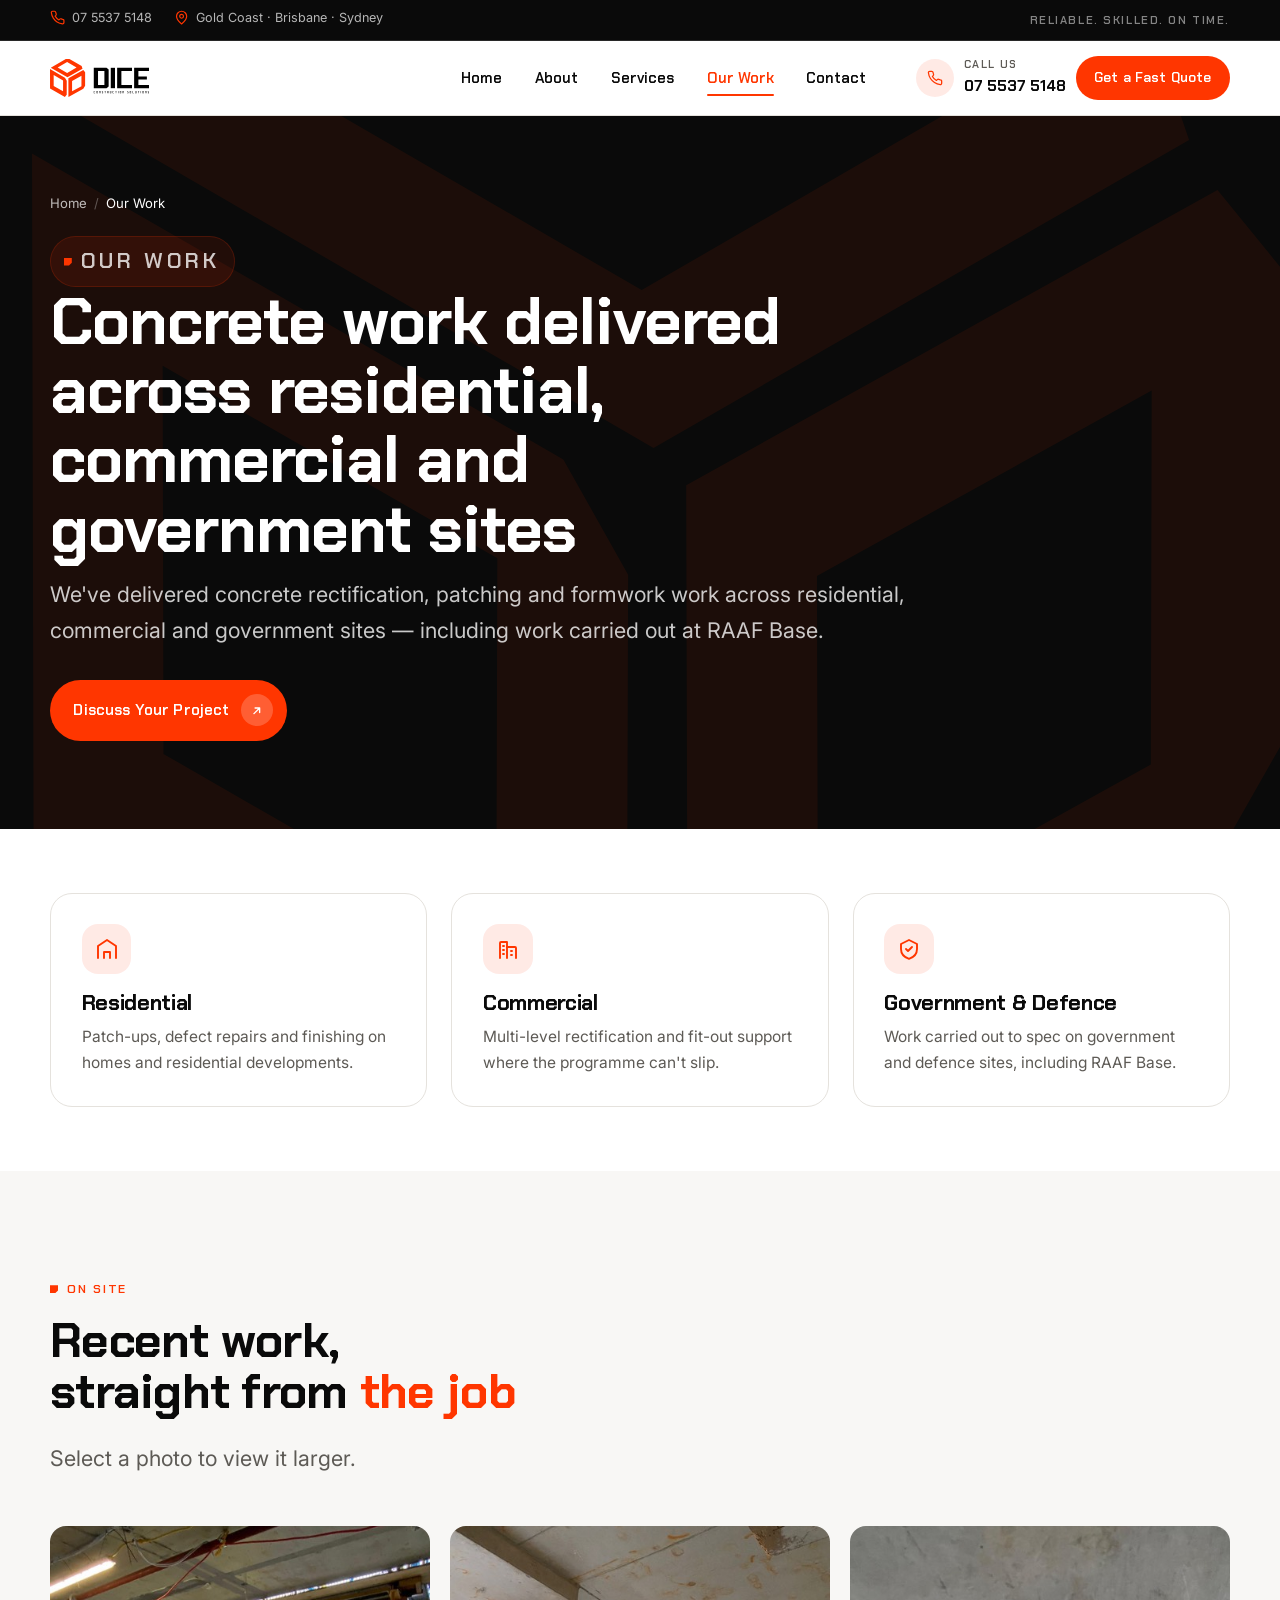
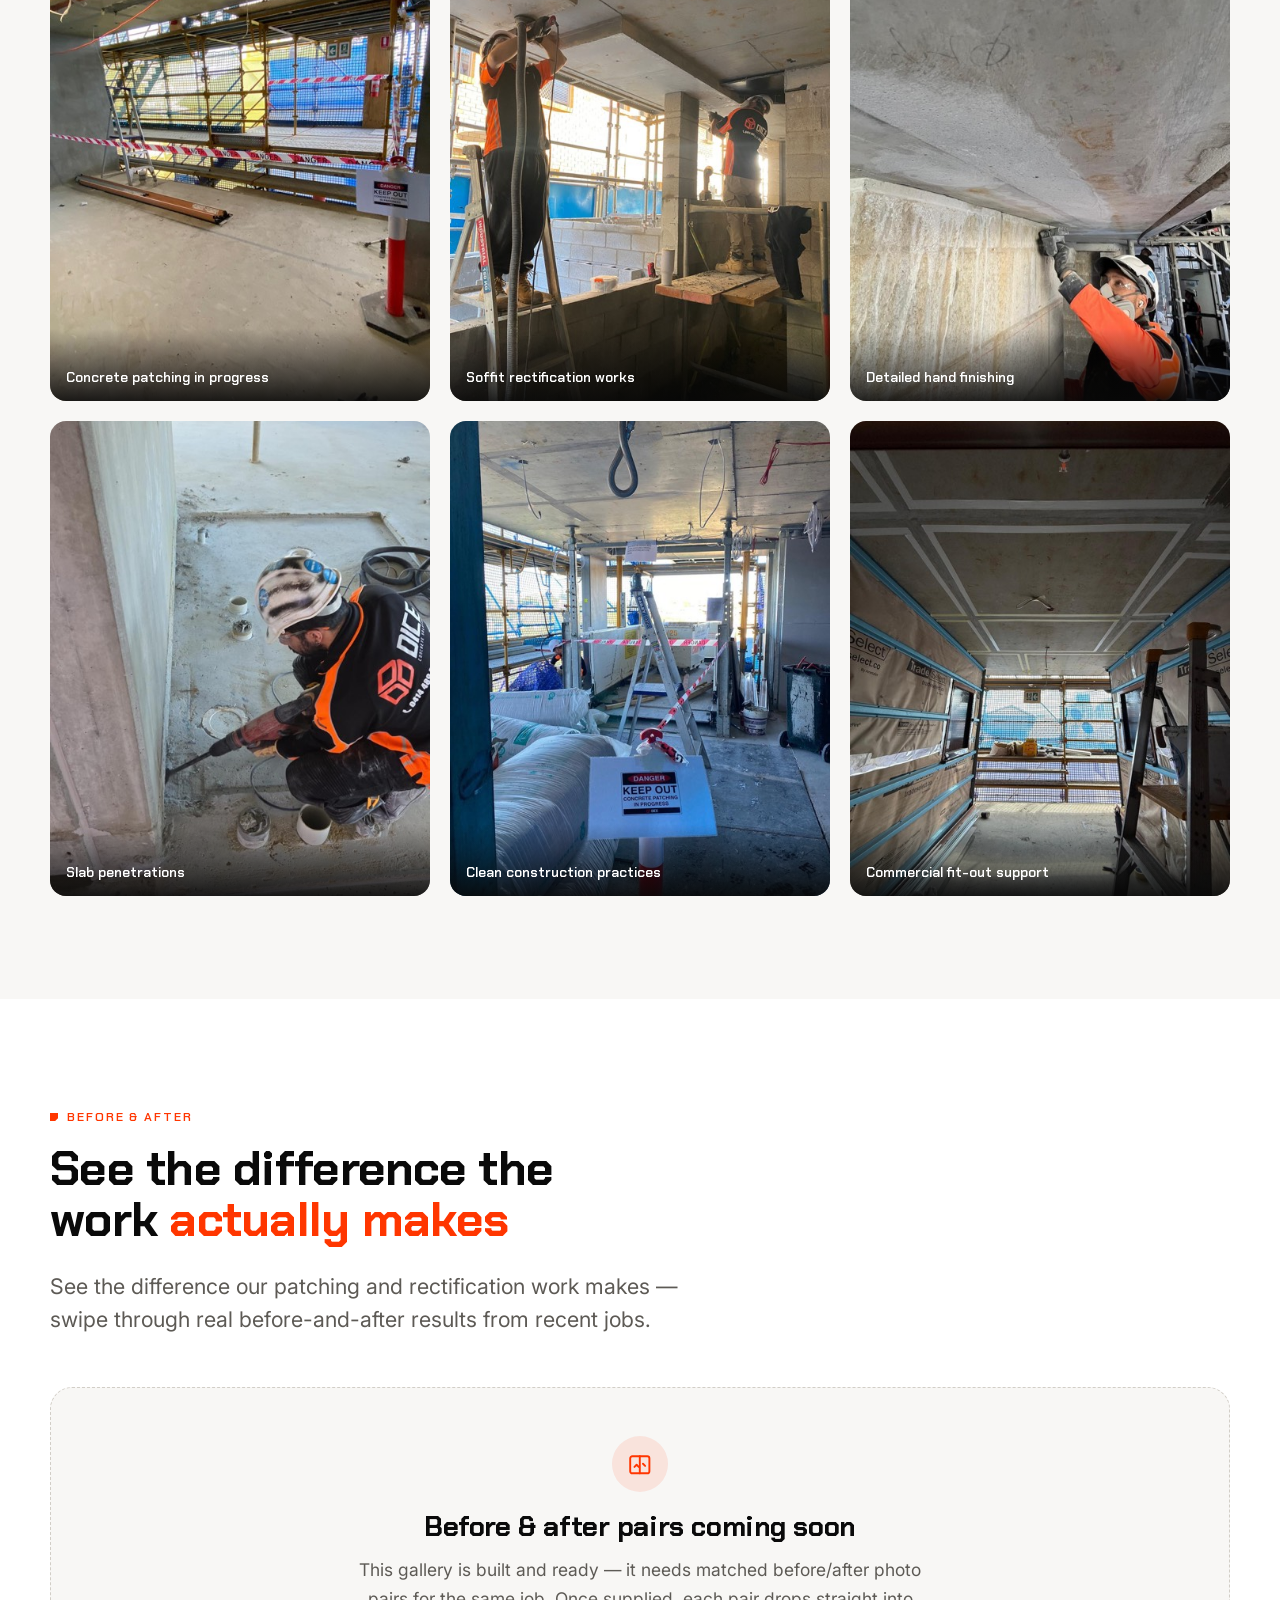
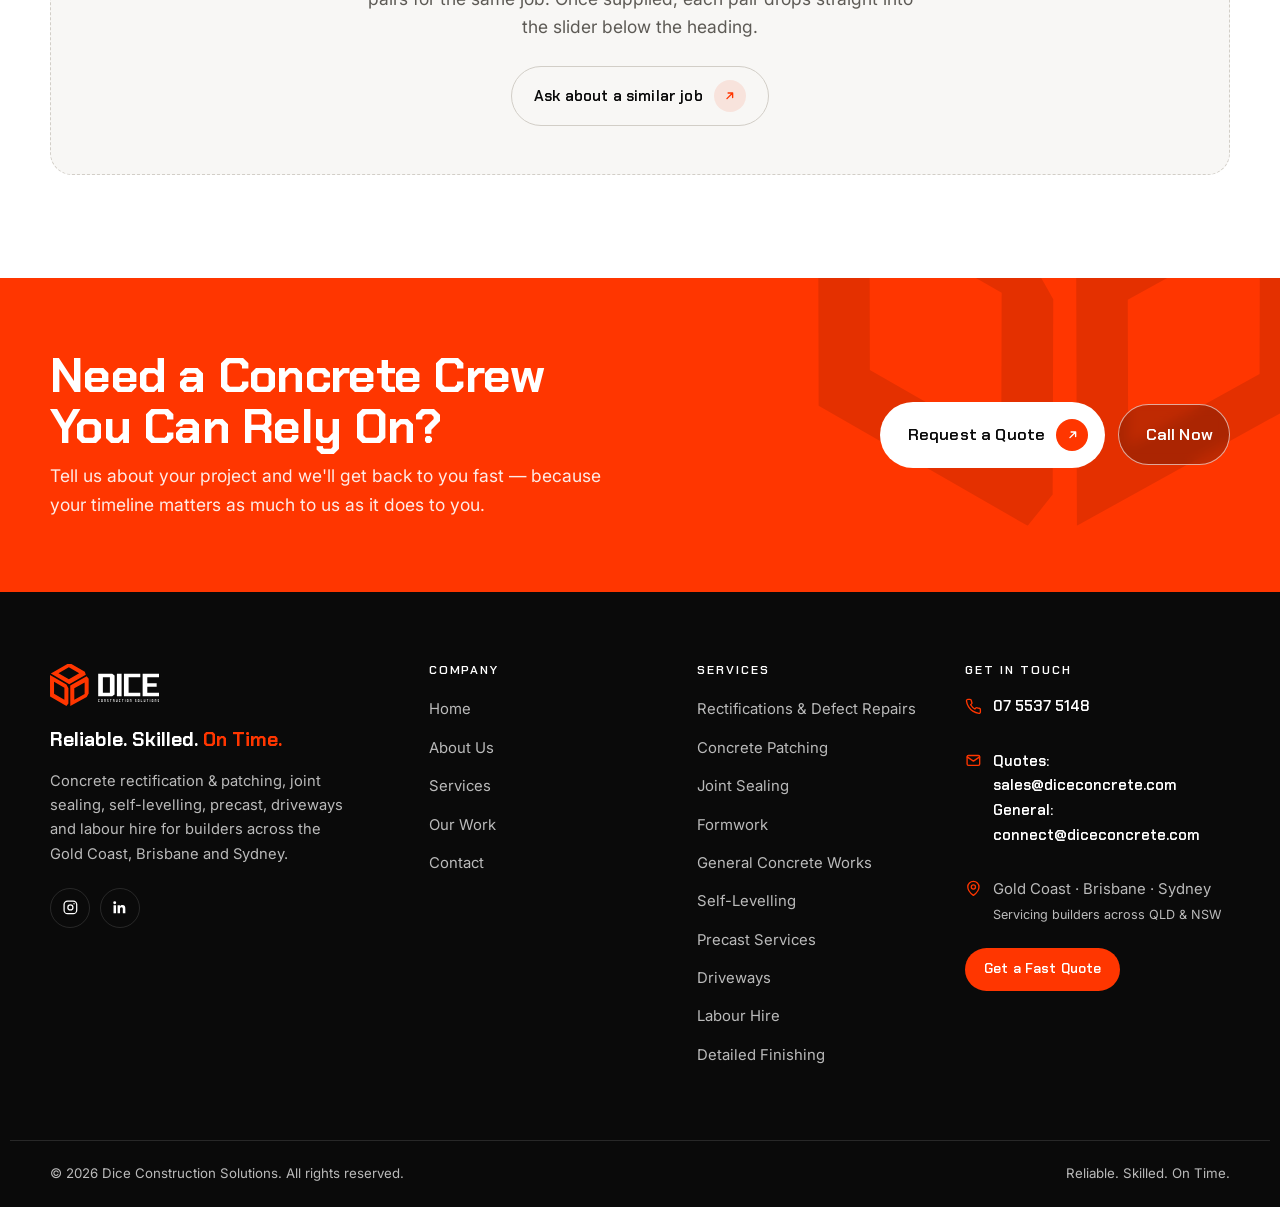
<file: projects/index.html>
<!doctype html>
<html lang="en-AU">
<head>
<meta charset="utf-8">
<meta name="viewport" content="width=device-width, initial-scale=1">

<title>Our Work | Dice Construction Solutions Projects</title>
<meta name="description" content="See recent concrete rectification and patching projects delivered by Dice Construction Solutions across residential, commercial and government sites.">
<link rel="canonical" href="https://diceconstru.com/projects/">

<meta name="robots" content="index, follow, max-image-preview:large">
<meta name="theme-color" content="#0a0a0a">

<meta property="og:type" content="website">
<meta property="og:site_name" content="Dice Construction Solutions">
<meta property="og:locale" content="en_AU">
<meta property="og:title" content="Our Work | Dice Construction Solutions Projects">
<meta property="og:description" content="Recent concrete rectification and patching projects across residential, commercial and government sites.">
<meta property="og:url" content="https://diceconstru.com/projects/">
<meta property="og:image" content="https://diceconstru.com/assets/img/og-image.jpg">
<meta property="og:image:width" content="1200">
<meta property="og:image:height" content="630">
<meta name="twitter:card" content="summary_large_image">
<meta name="twitter:image" content="https://diceconstru.com/assets/img/og-image.jpg">

<link rel="icon" href="../favicon.ico" sizes="32x32">
<link rel="icon" href="../favicon.svg" type="image/svg+xml">
<link rel="apple-touch-icon" href="../apple-touch-icon.png">
<link rel="manifest" href="../site.webmanifest">

<link rel="preconnect" href="https://fonts.googleapis.com">
<link rel="preconnect" href="https://fonts.gstatic.com" crossorigin>
<link rel="stylesheet" href="https://fonts.googleapis.com/css2?family=Chakra+Petch:wght@500;600;700&family=Inter:wght@400;500;600;700&display=swap">
<link rel="stylesheet" href="../assets/css/styles.css">

<script type="application/ld+json">
{
  "@context": "https://schema.org",
  "@graph": [
    {
      "@type": "CollectionPage",
      "@id": "https://diceconstru.com/projects/#webpage",
      "url": "https://diceconstru.com/projects/",
      "name": "Our Work | Dice Construction Solutions Projects",
      "inLanguage": "en-AU",
      "isPartOf": { "@id": "https://diceconstru.com/#website" },
      "about": { "@id": "https://diceconstru.com/#business" }
    },
    {
      "@type": "BreadcrumbList",
      "itemListElement": [
        { "@type": "ListItem", "position": 1, "name": "Home", "item": "https://diceconstru.com/" },
        { "@type": "ListItem", "position": 2, "name": "Our Work", "item": "https://diceconstru.com/projects/" }
      ]
    }
  ]
}
</script>
</head>
<body>
<a class="skip-link" href="#main">Skip to main content</a>

<div class="topbar">
  <div class="container topbar__inner">
    <ul class="topbar__list">
      <li>
        <a class="topbar__item" href="tel:+61755375148">
          <svg viewBox="0 0 24 24" fill="none" stroke="currentColor" stroke-width="1.9" stroke-linecap="round" stroke-linejoin="round" aria-hidden="true"><path d="M22 16.9v3a2 2 0 0 1-2.2 2 19.8 19.8 0 0 1-8.6-3.1 19.5 19.5 0 0 1-6-6A19.8 19.8 0 0 1 2.1 4.2 2 2 0 0 1 4.1 2h3a2 2 0 0 1 2 1.7c.1.9.4 1.8.7 2.6a2 2 0 0 1-.5 2.1L8.1 9.7a16 16 0 0 0 6 6l1.3-1.3a2 2 0 0 1 2.1-.4c.8.3 1.7.6 2.6.7a2 2 0 0 1 1.9 2.2z"/></svg>
          <span>07 5537 5148</span>
        </a>
      </li>
      <li class="topbar__hide-sm">
        <span class="topbar__item">
          <svg viewBox="0 0 24 24" fill="none" stroke="currentColor" stroke-width="1.9" stroke-linecap="round" stroke-linejoin="round" aria-hidden="true"><path d="M20 10c0 6-8 12-8 12s-8-6-8-12a8 8 0 0 1 16 0z"/><circle cx="12" cy="10" r="3"/></svg>
          <span>Gold Coast &middot; Brisbane &middot; Sydney</span>
        </span>
      </li>
    </ul>
    <p class="topbar__tag topbar__hide-sm" style="margin:0">Reliable. Skilled. On Time.</p>
  </div>
</div>

<header class="site-header">
  <div class="container site-header__inner">
    <a class="brand" href=".." aria-label="Dice Construction Solutions — home">
      <img src="../assets/img/logo-full.svg" alt="Dice Construction Solutions" width="548" height="211">
    </a>
    <nav class="nav" aria-label="Main">
      <ul class="nav__list">
        <li><a class="nav__link" href="..">Home</a></li>
        <li><a class="nav__link" href="../about">About</a></li>
        <li><a class="nav__link" href="../services">Services</a></li>
        <li><a class="nav__link" href="../projects" aria-current="page">Our Work</a></li>
        <!-- <li><a class="nav__link" href="../testimonials">Testimonials</a></li> -->
        <li><a class="nav__link" href="../contact">Contact</a></li>
      </ul>
    </nav>
    <div class="header__actions">
      <a class="header__phone" href="tel:+61755375148">
        <span class="header__phone-icon">
          <svg viewBox="0 0 24 24" fill="none" stroke="currentColor" stroke-width="1.9" stroke-linecap="round" stroke-linejoin="round" aria-hidden="true"><path d="M22 16.9v3a2 2 0 0 1-2.2 2 19.8 19.8 0 0 1-8.6-3.1 19.5 19.5 0 0 1-6-6A19.8 19.8 0 0 1 2.1 4.2 2 2 0 0 1 4.1 2h3a2 2 0 0 1 2 1.7c.1.9.4 1.8.7 2.6a2 2 0 0 1-.5 2.1L8.1 9.7a16 16 0 0 0 6 6l1.3-1.3a2 2 0 0 1 2.1-.4c.8.3 1.7.6 2.6.7a2 2 0 0 1 1.9 2.2z"/></svg>
        </span>
        <span>
          <span class="header__phone-label">Call us</span>
          <span class="header__phone-value">07 5537 5148</span>
        </span>
      </a>
      <a class="btn btn--sm" href="../contact">Get a Fast Quote</a>
      <button class="nav-toggle" type="button" aria-expanded="false" aria-controls="mobile-drawer" aria-label="Open menu">
        <span class="nav-toggle__bars" aria-hidden="true"><span></span><span></span><span></span></span>
      </button>
    </div>
  </div>
</header>

<div class="drawer" id="mobile-drawer">
  <div class="drawer__scrim" aria-hidden="true"></div>
  <div class="drawer__panel" role="dialog" aria-modal="true" aria-label="Site menu">
    <div class="drawer__top">
      <span class="brand"><img src="../assets/img/logo-full-light.svg" alt="Dice Construction Solutions" width="548" height="211"></span>
      <button class="drawer__close" type="button" aria-label="Close menu">
        <svg viewBox="0 0 24 24" fill="none" stroke="currentColor" stroke-width="2.2" aria-hidden="true"><path d="M5 5l14 14M19 5L5 19"/></svg>
      </button>
    </div>
    <ul class="drawer__nav">
      <li><a href="..">Home <span aria-hidden="true">&rarr;</span></a></li>
      <li><a href="../about">About <span aria-hidden="true">&rarr;</span></a></li>
      <li><a href="../services">Services <span aria-hidden="true">&rarr;</span></a></li>
      <li><a href="../projects" aria-current="page">Our Work <span aria-hidden="true">&rarr;</span></a></li>
      <li><a href="../testimonials">Testimonials <span aria-hidden="true">&rarr;</span></a></li>
      <li><a href="../contact">Contact <span aria-hidden="true">&rarr;</span></a></li>
    </ul>
    <div class="drawer__foot">
      <a class="btn btn--block" href="../contact">Request a Quote
        <span class="btn__icon" aria-hidden="true"><svg viewBox="0 0 24 24" fill="none" stroke="currentColor" stroke-width="2.4" stroke-linecap="round" stroke-linejoin="round"><path d="M7 17 17 7M9 7h8v8"/></svg></span>
      </a>
      <a class="btn btn--on-dark btn--block" href="tel:+61755375148">Call 07 5537 5148</a>
      <p class="drawer__meta">Serving builders across the Gold Coast, Brisbane and Sydney.</p>
    </div>
  </div>
</div>

<main id="main">

  <section class="page-hero">
    <div class="container">
      <div class="page-hero__inner">
        <ol class="breadcrumbs">
          <li><a href="..">Home</a></li>
          <li><span aria-current="page">Our Work</span></li>
        </ol>
        <p class="eyebrow eyebrow--pill">Our Work</p>
        <h1>Concrete work delivered across residential, commercial and government sites</h1>
        <p>We've delivered concrete rectification, patching and formwork work across residential, commercial and government sites — including work carried out at RAAF Base.</p>
        <div class="btn-row">
          <a class="btn" href="../contact">Discuss Your Project
            <span class="btn__icon" aria-hidden="true"><svg viewBox="0 0 24 24" fill="none" stroke="currentColor" stroke-width="2.4" stroke-linecap="round" stroke-linejoin="round"><path d="M7 17 17 7M9 7h8v8"/></svg></span>
          </a>
        </div>
      </div>
    </div>
  </section>

  <!-- SECTOR SUMMARY -->
  <section class="section section--tight">
    <div class="container">
      <div class="grid grid--3">
        <div class="card reveal">
          <span class="card__icon" aria-hidden="true"><svg viewBox="0 0 24 24" fill="none" stroke="currentColor" stroke-width="1.9" stroke-linecap="round" stroke-linejoin="round"><path d="M3 21V9l9-6 9 6v12"/><path d="M9 21v-6h6v6"/></svg></span>
          <h3>Residential</h3>
          <p>Patch-ups, defect repairs and finishing on homes and residential developments.</p>
        </div>
        <div class="card reveal" data-reveal-delay="70">
          <span class="card__icon" aria-hidden="true"><svg viewBox="0 0 24 24" fill="none" stroke="currentColor" stroke-width="1.9" stroke-linecap="round" stroke-linejoin="round"><path d="M4 21V6a1 1 0 0 1 1-1h6v16"/><path d="M11 10h8a1 1 0 0 1 1 1v10"/><path d="M7 9h1M7 13h1M7 17h1M15 14h1M15 18h1"/></svg></span>
          <h3>Commercial</h3>
          <p>Multi-level rectification and fit-out support where the programme can't slip.</p>
        </div>
        <div class="card reveal" data-reveal-delay="140">
          <span class="card__icon" aria-hidden="true"><svg viewBox="0 0 24 24" fill="none" stroke="currentColor" stroke-width="1.9" stroke-linecap="round" stroke-linejoin="round"><path d="M12 3l8 4v5c0 5-3.4 8.3-8 9.9C7.4 20.3 4 17 4 12V7z"/><path d="m9 12 2 2 4-4"/></svg></span>
          <h3>Government &amp; Defence</h3>
          <p>Work carried out to spec on government and defence sites, including RAAF Base.</p>
        </div>
      </div>
    </div>
  </section>

  <!-- GALLERY -->
  <section class="section section--alt" aria-labelledby="gallery-title">
    <div class="container">
      <div class="section-head">
        <p class="eyebrow">On Site</p>
        <h2 id="gallery-title">Recent work, straight from <span class="accent">the job</span></h2>
        <p class="lead">Select a photo to view it larger.</p>
      </div>

      <div class="gallery reveal">
        <button class="gallery__item" type="button"
                data-lightbox="../assets/img/work-patching-1440.jpg"
                data-lightbox-alt="Barricaded and signed work zone with concrete patching in progress on a multi-level build."
                data-lightbox-caption="Contained, signed work zone — concrete patching in progress">
          <img src="../assets/img/work-patching-480.jpg" srcset="../assets/img/work-patching-480.jpg 480w, ../assets/img/work-patching-800.jpg 800w" sizes="(min-width: 900px) 33vw, 50vw" width="480" height="637" loading="lazy" decoding="async" alt="Barricaded and signed work zone with concrete patching in progress on a multi-level build.">
          <figcaption>Concrete patching in progress</figcaption>
        </button>

        <button class="gallery__item" type="button"
                data-lightbox="../assets/img/work-soffit-1440.jpg"
                data-lightbox-alt="Two workers grinding and preparing a concrete soffit from work platforms."
                data-lightbox-caption="Soffit preparation and rectification from work platforms">
          <img src="../assets/img/work-soffit-480.jpg" srcset="../assets/img/work-soffit-480.jpg 480w, ../assets/img/work-soffit-800.jpg 800w" sizes="(min-width: 900px) 33vw, 50vw" width="480" height="637" loading="lazy" decoding="async" alt="Two workers grinding and preparing a concrete soffit from work platforms.">
          <figcaption>Soffit rectification works</figcaption>
        </button>

        <button class="gallery__item" type="button"
                data-lightbox="../assets/img/work-finishing-1440.jpg"
                data-lightbox-alt="Tradesperson hand-trowelling a patch repair to a concrete soffit while wearing a respirator."
                data-lightbox-caption="Hand-finishing a soffit patch repair">
          <img src="../assets/img/work-finishing-480.jpg" srcset="../assets/img/work-finishing-480.jpg 480w, ../assets/img/work-finishing-800.jpg 800w" sizes="(min-width: 900px) 33vw, 50vw" width="480" height="640" loading="lazy" decoding="async" alt="Tradesperson hand-trowelling a patch repair to a concrete soffit while wearing a respirator.">
          <figcaption>Detailed hand finishing</figcaption>
        </button>

        <button class="gallery__item" type="button"
                data-lightbox="../assets/img/work-core-drilling-1440.jpg"
                data-lightbox-alt="Worker using a rotary hammer around floor penetrations in a concrete slab."
                data-lightbox-caption="Working around slab penetrations and services">
          <img src="../assets/img/work-core-drilling-480.jpg" srcset="../assets/img/work-core-drilling-480.jpg 480w, ../assets/img/work-core-drilling-800.jpg 800w" sizes="(min-width: 900px) 33vw, 50vw" width="480" height="640" loading="lazy" decoding="async" alt="Worker using a rotary hammer around floor penetrations in a concrete slab.">
          <figcaption>Slab penetrations</figcaption>
        </button>

        <button class="gallery__item" type="button"
                data-lightbox="../assets/img/work-site-setup-1440.jpg"
                data-lightbox-alt="Tidy, barricaded work area with materials stacked and Dice signage in place."
                data-lightbox-caption="Set up before the work starts — materials staged, area contained">
          <img src="../assets/img/work-site-setup-480.jpg" srcset="../assets/img/work-site-setup-480.jpg 480w, ../assets/img/work-site-setup-800.jpg 800w" sizes="(min-width: 900px) 33vw, 50vw" width="480" height="637" loading="lazy" decoding="async" alt="Tidy, barricaded work area with materials stacked and Dice signage in place.">
          <figcaption>Clean construction practices</figcaption>
        </button>

        <button class="gallery__item" type="button"
                data-lightbox="../assets/img/work-fitout-1440.jpg"
                data-lightbox-alt="Commercial fit-out interior with insulation wrap and a taped-out concrete ceiling."
                data-lightbox-caption="Commercial fit-out — concrete surfaces prepared for following trades">
          <img src="../assets/img/work-fitout-480.jpg" srcset="../assets/img/work-fitout-480.jpg 480w, ../assets/img/work-fitout-800.jpg 800w" sizes="(min-width: 900px) 33vw, 50vw" width="480" height="637" loading="lazy" decoding="async" alt="Commercial fit-out interior with insulation wrap and a taped-out concrete ceiling.">
          <figcaption>Commercial fit-out support</figcaption>
        </button>
      </div>
    </div>
  </section>

  <!-- BEFORE / AFTER -->
  <section class="section" aria-labelledby="ba-title">
    <div class="container">
      <div class="section-head">
        <p class="eyebrow">Before &amp; After</p>
        <h2 id="ba-title">See the difference the work <span class="accent">actually makes</span></h2>
        <p class="lead">See the difference our patching and rectification work makes — swipe through real before-and-after results from recent jobs.</p>
      </div>

      <div class="placeholder-panel reveal">
        <span class="placeholder-panel__icon" aria-hidden="true">
          <svg viewBox="0 0 24 24" fill="none" stroke="currentColor" stroke-width="1.8" stroke-linecap="round" stroke-linejoin="round"><rect x="3" y="4" width="18" height="16" rx="2"/><path d="M12 4v16"/><path d="m7 14 2-2 2 2M15 11l2 2"/></svg>
        </span>
        <h3>Before &amp; after pairs coming soon</h3>
        <p>This gallery is built and ready — it needs matched before/after photo pairs for the same job. Once supplied, each pair drops straight into the slider below the heading.</p>
        <div class="btn-row" style="justify-content:center;margin-top:1.5rem">
          <a class="btn btn--ghost" href="../contact">Ask about a similar job
            <span class="btn__icon" aria-hidden="true"><svg viewBox="0 0 24 24" fill="none" stroke="currentColor" stroke-width="2.4" stroke-linecap="round" stroke-linejoin="round"><path d="M7 17 17 7M9 7h8v8"/></svg></span>
          </a>
        </div>
      </div>
    </div>
  </section>

  <section class="cta-band">
    <div class="container cta-band__inner">
      <div>
        <h2>Need a Concrete Crew You Can Rely On?</h2>
        <p>Tell us about your project and we'll get back to you fast — because your timeline matters as much to us as it does to you.</p>
      </div>
      <div class="btn-row">
        <a class="btn btn--lg" href="../contact">Request a Quote
          <span class="btn__icon" aria-hidden="true"><svg viewBox="0 0 24 24" fill="none" stroke="currentColor" stroke-width="2.4" stroke-linecap="round" stroke-linejoin="round"><path d="M7 17 17 7M9 7h8v8"/></svg></span>
        </a>
        <a class="btn btn--on-dark btn--lg" href="tel:+61755375148">Call Now</a>
      </div>
    </div>
  </section>

</main>

<footer class="site-footer">
  <div class="container site-footer__main">
    <div class="footer__brand">
      <a class="brand" href=".." aria-label="Dice Construction Solutions — home">
        <img src="../assets/img/logo-full-light.svg" alt="Dice Construction Solutions" width="548" height="211">
      </a>
      <p class="footer__tagline">Reliable. Skilled. <span>On Time.</span></p>
      <p class="footer__about">Concrete rectification &amp; patching, joint sealing, self-levelling, precast, driveways and labour hire for builders across the Gold Coast, Brisbane and Sydney.</p>
      <div class="socials">
        <a href="https://www.instagram.com/diceconstru/" target="_blank" rel="noopener noreferrer" aria-label="Dice Construction Solutions on Instagram">
          <svg viewBox="0 0 24 24" fill="none" stroke="currentColor" stroke-width="1.8" stroke-linecap="round" stroke-linejoin="round" aria-hidden="true"><rect x="3" y="3" width="18" height="18" rx="5"/><circle cx="12" cy="12" r="3.6"/><circle cx="17.2" cy="6.8" r="1" fill="currentColor" stroke="none"/></svg>
        </a>
        <a href="https://www.linkedin.com/company/dice-concrete" target="_blank" rel="noopener noreferrer" aria-label="Dice Construction Solutions on LinkedIn">
          <svg viewBox="0 0 24 24" fill="currentColor" aria-hidden="true"><path d="M20.4 20.5h-3.5v-5.6c0-1.3 0-3-1.9-3s-2.1 1.4-2.1 2.9v5.7H9.4V9h3.4v1.6c.5-.9 1.6-1.9 3.4-1.9 3.6 0 4.3 2.4 4.3 5.5v6.3ZM5.3 7.4a2.1 2.1 0 1 1 0-4.2 2.1 2.1 0 0 1 0 4.2ZM3.6 9h3.6v11.5H3.6V9Z"/></svg>
        </a>
      </div>
    </div>
    <nav aria-labelledby="footer-nav-title">
      <h2 class="footer__title" id="footer-nav-title">Company</h2>
      <ul class="footer__list">
        <li><a href="..">Home</a></li>
        <li><a href="../about">About Us</a></li>
        <li><a href="../services">Services</a></li>
        <li><a href="../projects">Our Work</a></li>
        <!-- <li><a href="../testimonials">Testimonials</a></li> -->
        <li><a href="../contact">Contact</a></li>
      </ul>
    </nav>
    <nav aria-labelledby="footer-services-title">
      <h2 class="footer__title" id="footer-services-title">Services</h2>
      <ul class="footer__list">
        <li><a href="../services#rectifications">Rectifications &amp; Defect Repairs</a></li>
        <li><a href="../services#patching">Concrete Patching</a></li>
        <li><a href="../services#joint-sealing">Joint Sealing</a></li>
        <li><a href="../services#formwork">Formwork</a></li>
        <li><a href="../services#general">General Concrete Works</a></li>
        <li><a href="../services#self-levelling">Self-Levelling</a></li>
        <li><a href="../services#precast">Precast Services</a></li>
        <li><a href="../services#driveways">Driveways</a></li>
        <li><a href="../services#labour">Labour Hire</a></li>
        <li><a href="../services#finishing">Detailed Finishing</a></li>
      </ul>
    </nav>
    <div>
      <h2 class="footer__title">Get in touch</h2>
      <div class="footer__contact">
        <p class="footer__contact-row">
          <svg viewBox="0 0 24 24" fill="none" stroke="currentColor" stroke-width="1.9" stroke-linecap="round" stroke-linejoin="round" aria-hidden="true"><path d="M22 16.9v3a2 2 0 0 1-2.2 2 19.8 19.8 0 0 1-8.6-3.1 19.5 19.5 0 0 1-6-6A19.8 19.8 0 0 1 2.1 4.2 2 2 0 0 1 4.1 2h3a2 2 0 0 1 2 1.7c.1.9.4 1.8.7 2.6a2 2 0 0 1-.5 2.1L8.1 9.7a16 16 0 0 0 6 6l1.3-1.3a2 2 0 0 1 2.1-.4c.8.3 1.7.6 2.6.7a2 2 0 0 1 1.9 2.2z"/></svg>
          <span><a href="tel:+61755375148">07 5537 5148</a></span>
        </p>
        <p class="footer__contact-row">
          <svg viewBox="0 0 24 24" fill="none" stroke="currentColor" stroke-width="1.9" stroke-linecap="round" stroke-linejoin="round" aria-hidden="true"><rect x="3" y="5" width="18" height="14" rx="2"/><path d="m3 7 9 6 9-6"/></svg>
          <span><a href="mailto:sales@diceconcrete.com">Quotes: sales@diceconcrete.com</a><br><a href="mailto:connect@diceconcrete.com">General: connect@diceconcrete.com</a></span>
        </p>
        <p class="footer__contact-row">
          <svg viewBox="0 0 24 24" fill="none" stroke="currentColor" stroke-width="1.9" stroke-linecap="round" stroke-linejoin="round" aria-hidden="true"><path d="M20 10c0 6-8 12-8 12s-8-6-8-12a8 8 0 0 1 16 0z"/><circle cx="12" cy="10" r="3"/></svg>
          <span>Gold Coast &middot; Brisbane &middot; Sydney<br><span style="font-size:.85em">Servicing builders across QLD &amp; NSW</span></span>
        </p>
      </div>
      <div class="btn-row" style="margin-top:1.35rem">
        <a class="btn btn--sm" href="../contact">Get a Fast Quote</a>
      </div>
    </div>
  </div>
  <div class="container site-footer__bottom">
    <p>&copy; <span data-year>2026</span> Dice Construction Solutions. All rights reserved.</p>
    <p>Reliable. Skilled. On Time.</p>
  </div>
</footer>

<div class="quick-actions">
  <a class="quick-actions__call" href="tel:+61755375148">
    <svg viewBox="0 0 24 24" fill="none" stroke="currentColor" stroke-width="2" stroke-linecap="round" stroke-linejoin="round" aria-hidden="true"><path d="M22 16.9v3a2 2 0 0 1-2.2 2 19.8 19.8 0 0 1-8.6-3.1 19.5 19.5 0 0 1-6-6A19.8 19.8 0 0 1 2.1 4.2 2 2 0 0 1 4.1 2h3a2 2 0 0 1 2 1.7c.1.9.4 1.8.7 2.6a2 2 0 0 1-.5 2.1L8.1 9.7a16 16 0 0 0 6 6l1.3-1.3a2 2 0 0 1 2.1-.4c.8.3 1.7.6 2.6.7a2 2 0 0 1 1.9 2.2z"/></svg>
    Call now
  </a>
  <a class="quick-actions__quote" href="../contact">
    <svg viewBox="0 0 24 24" fill="none" stroke="currentColor" stroke-width="2" stroke-linecap="round" stroke-linejoin="round" aria-hidden="true"><path d="M4 5h16M4 12h16M4 19h10"/></svg>
    Get a quote
  </a>
</div>

<script src="../assets/js/main.js" defer></script>
</body>
</html>
</file>
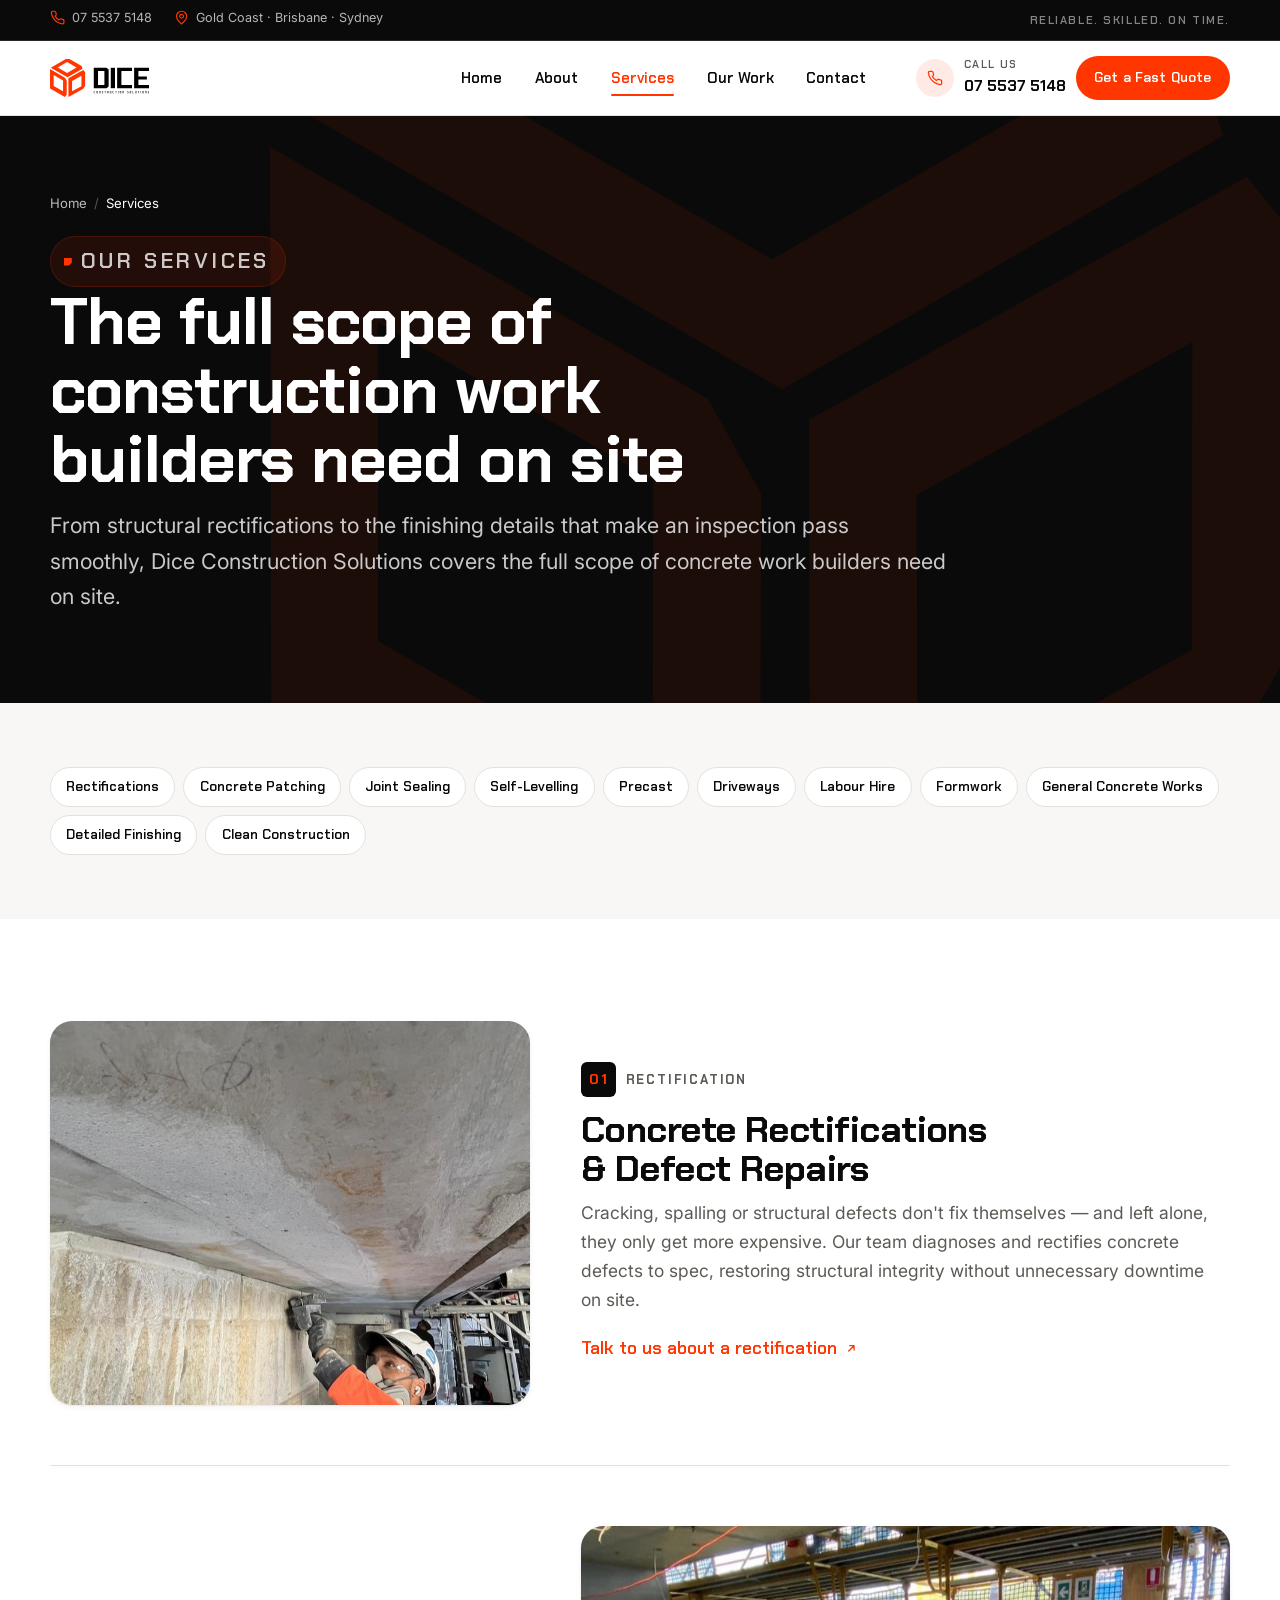
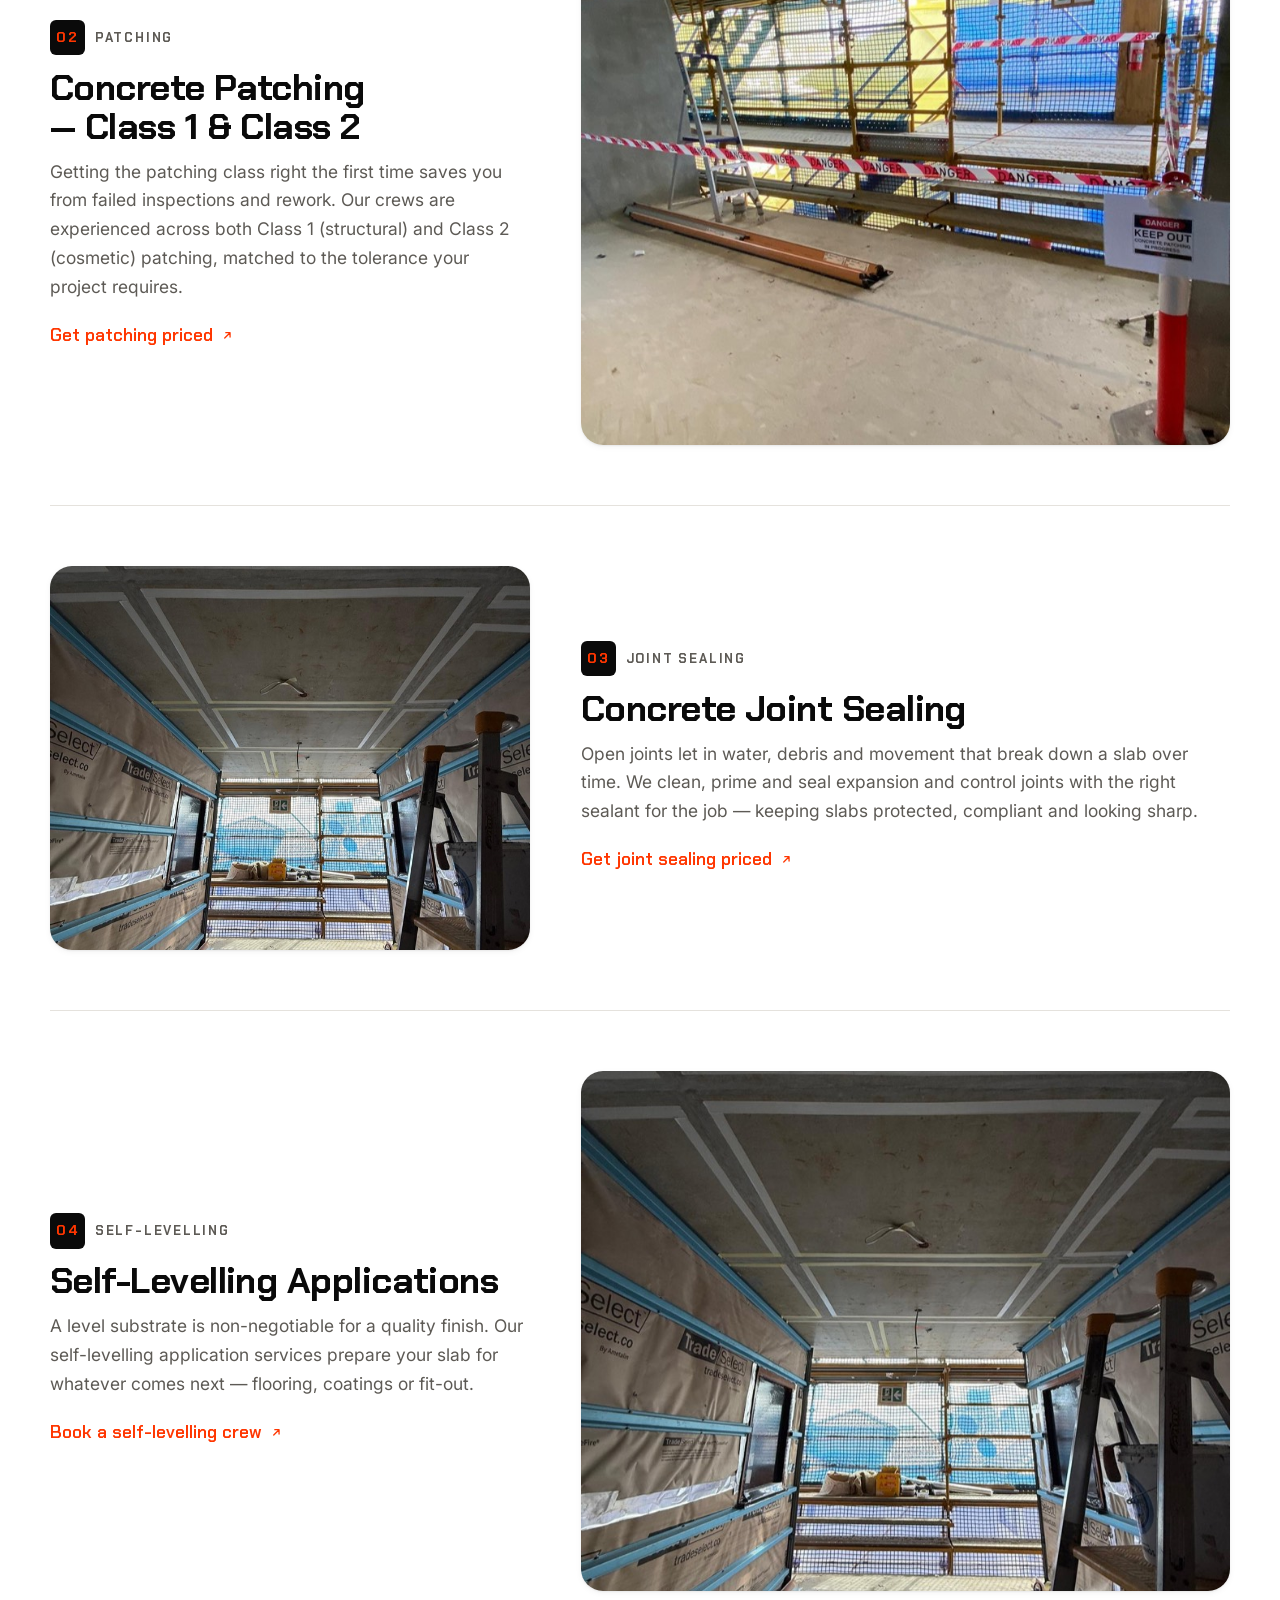
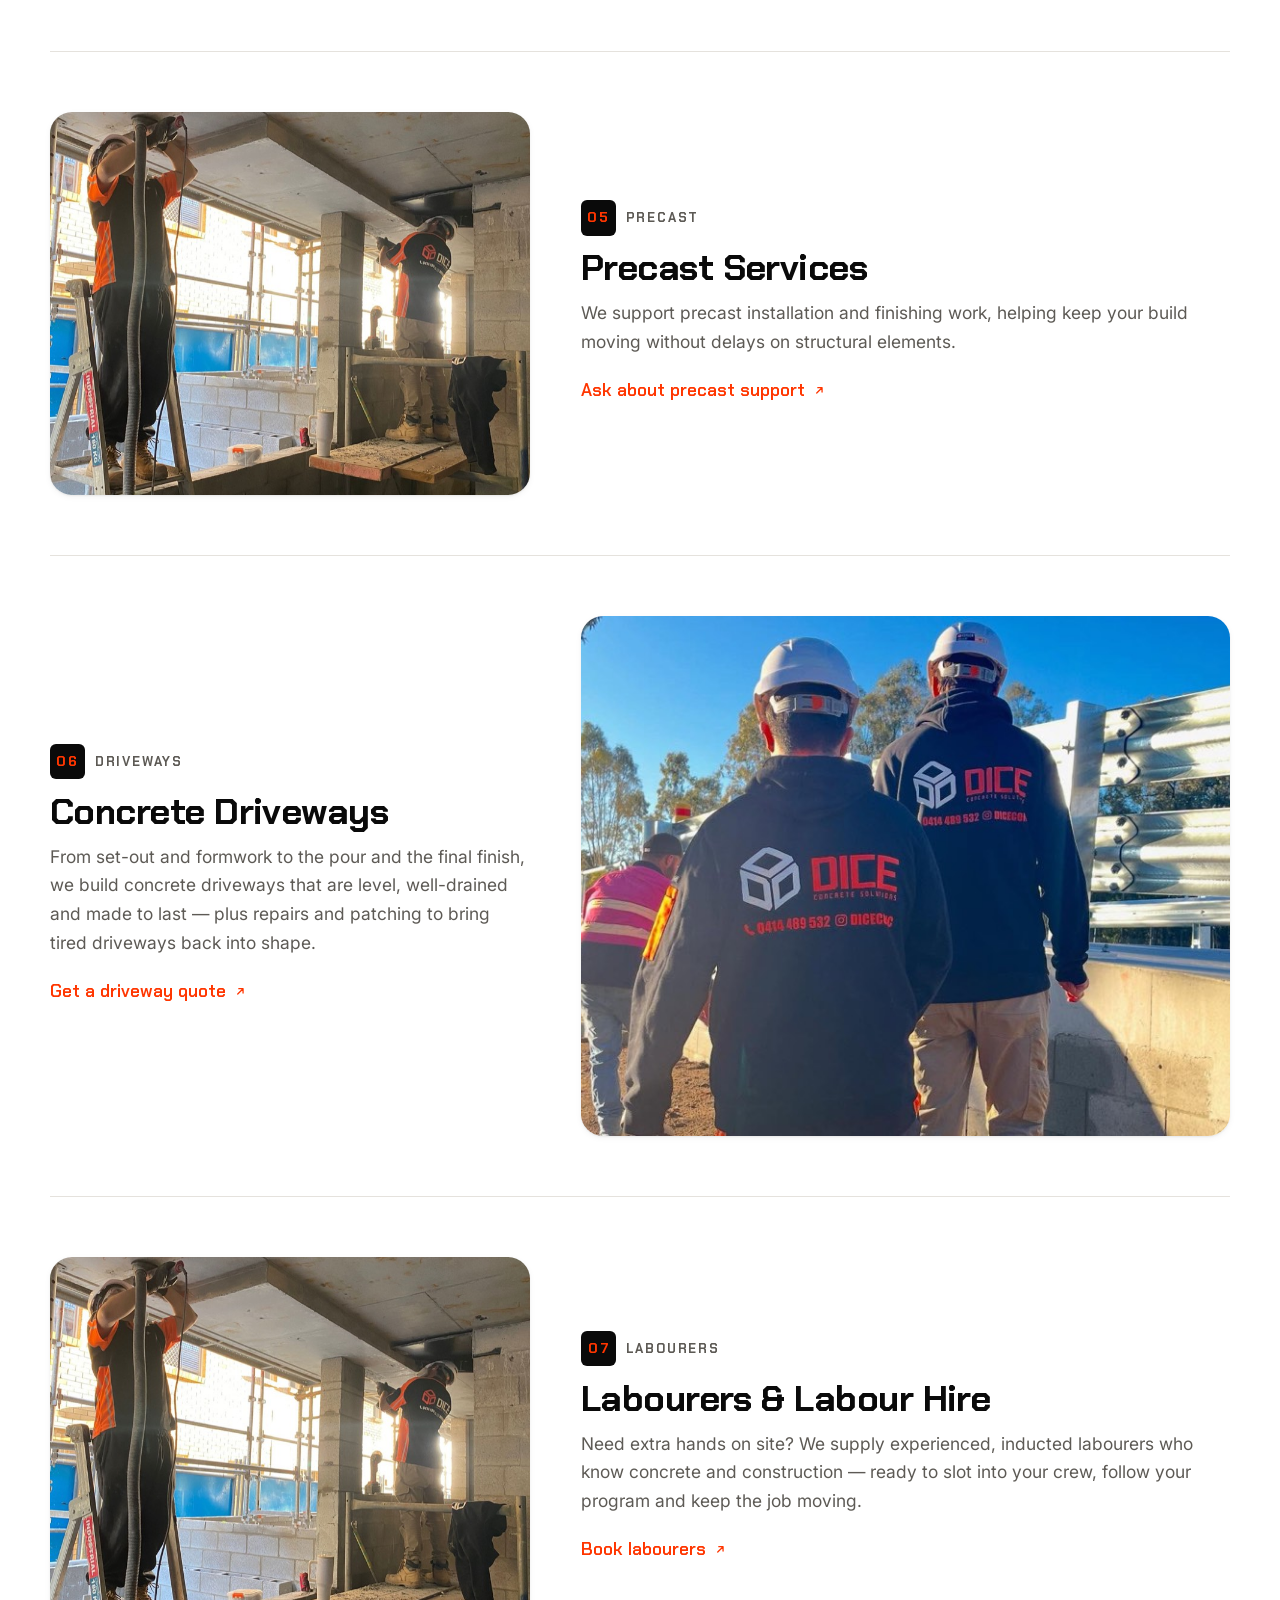
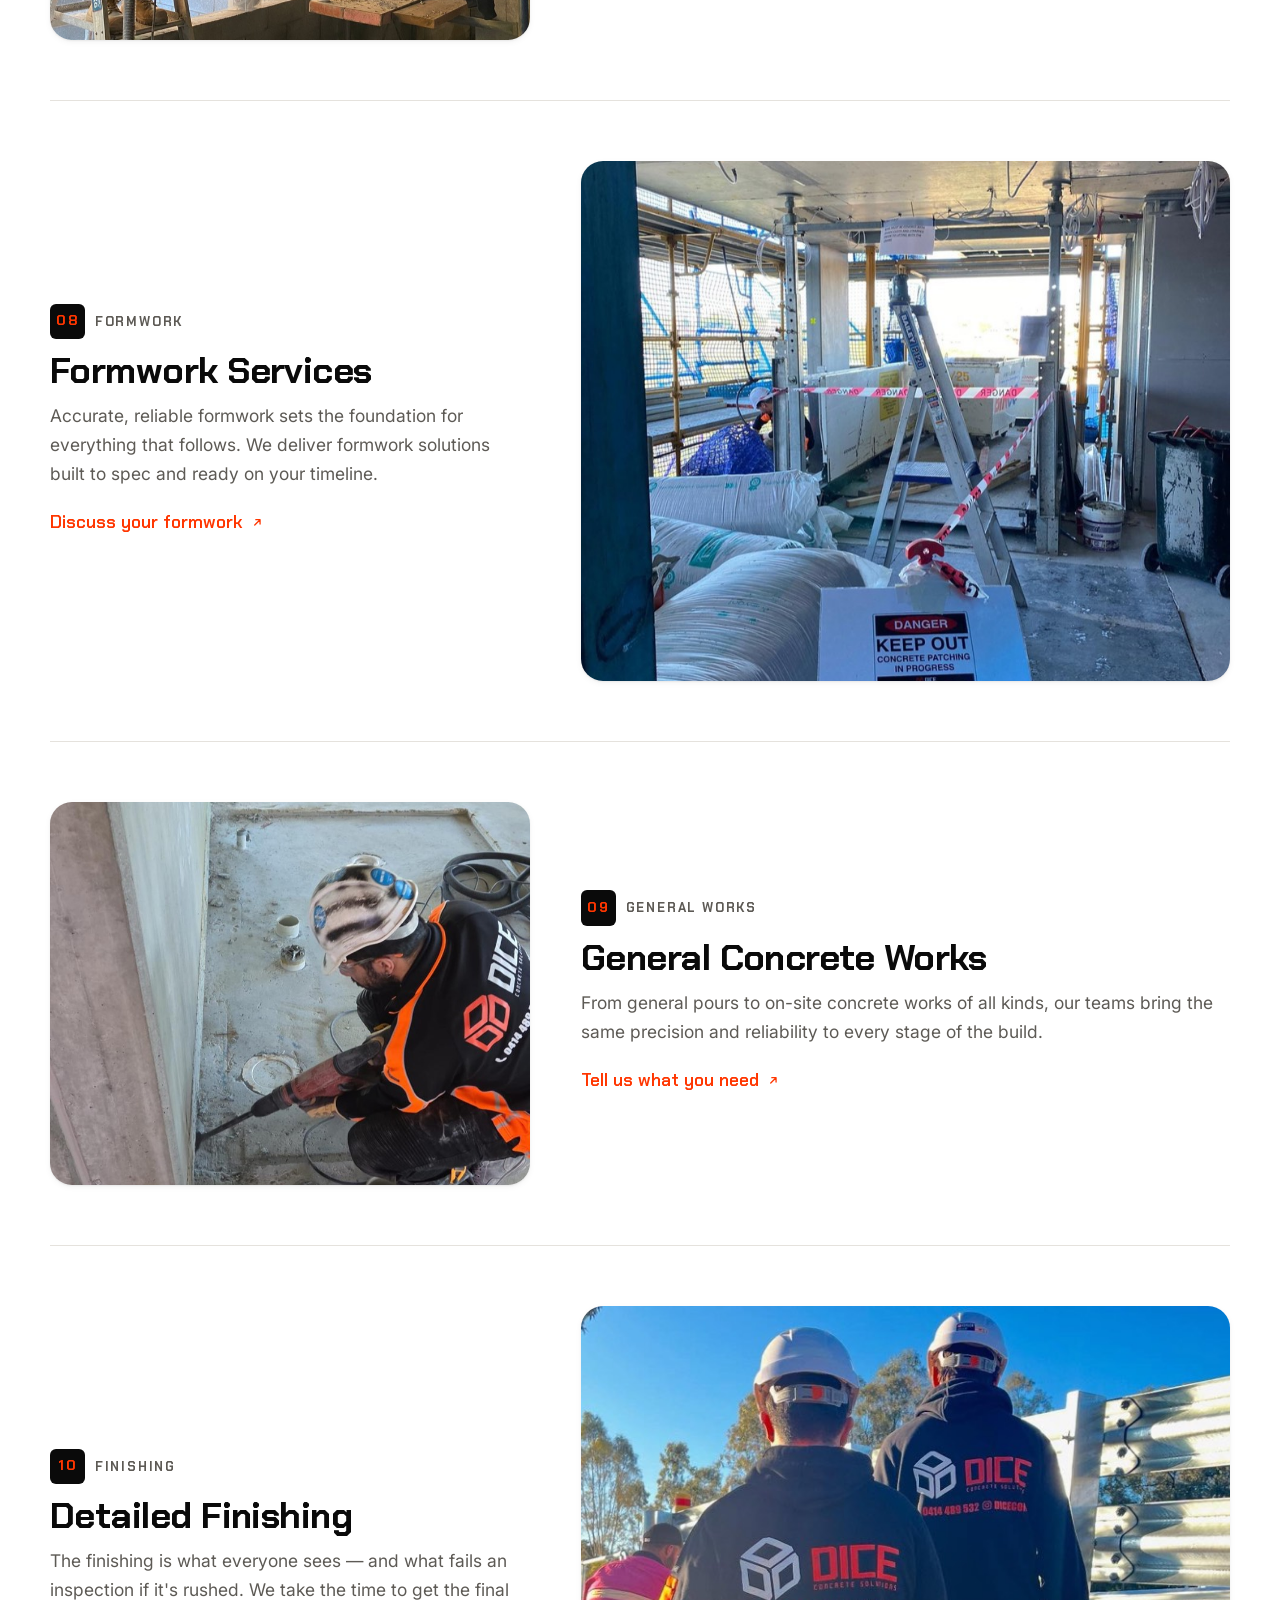
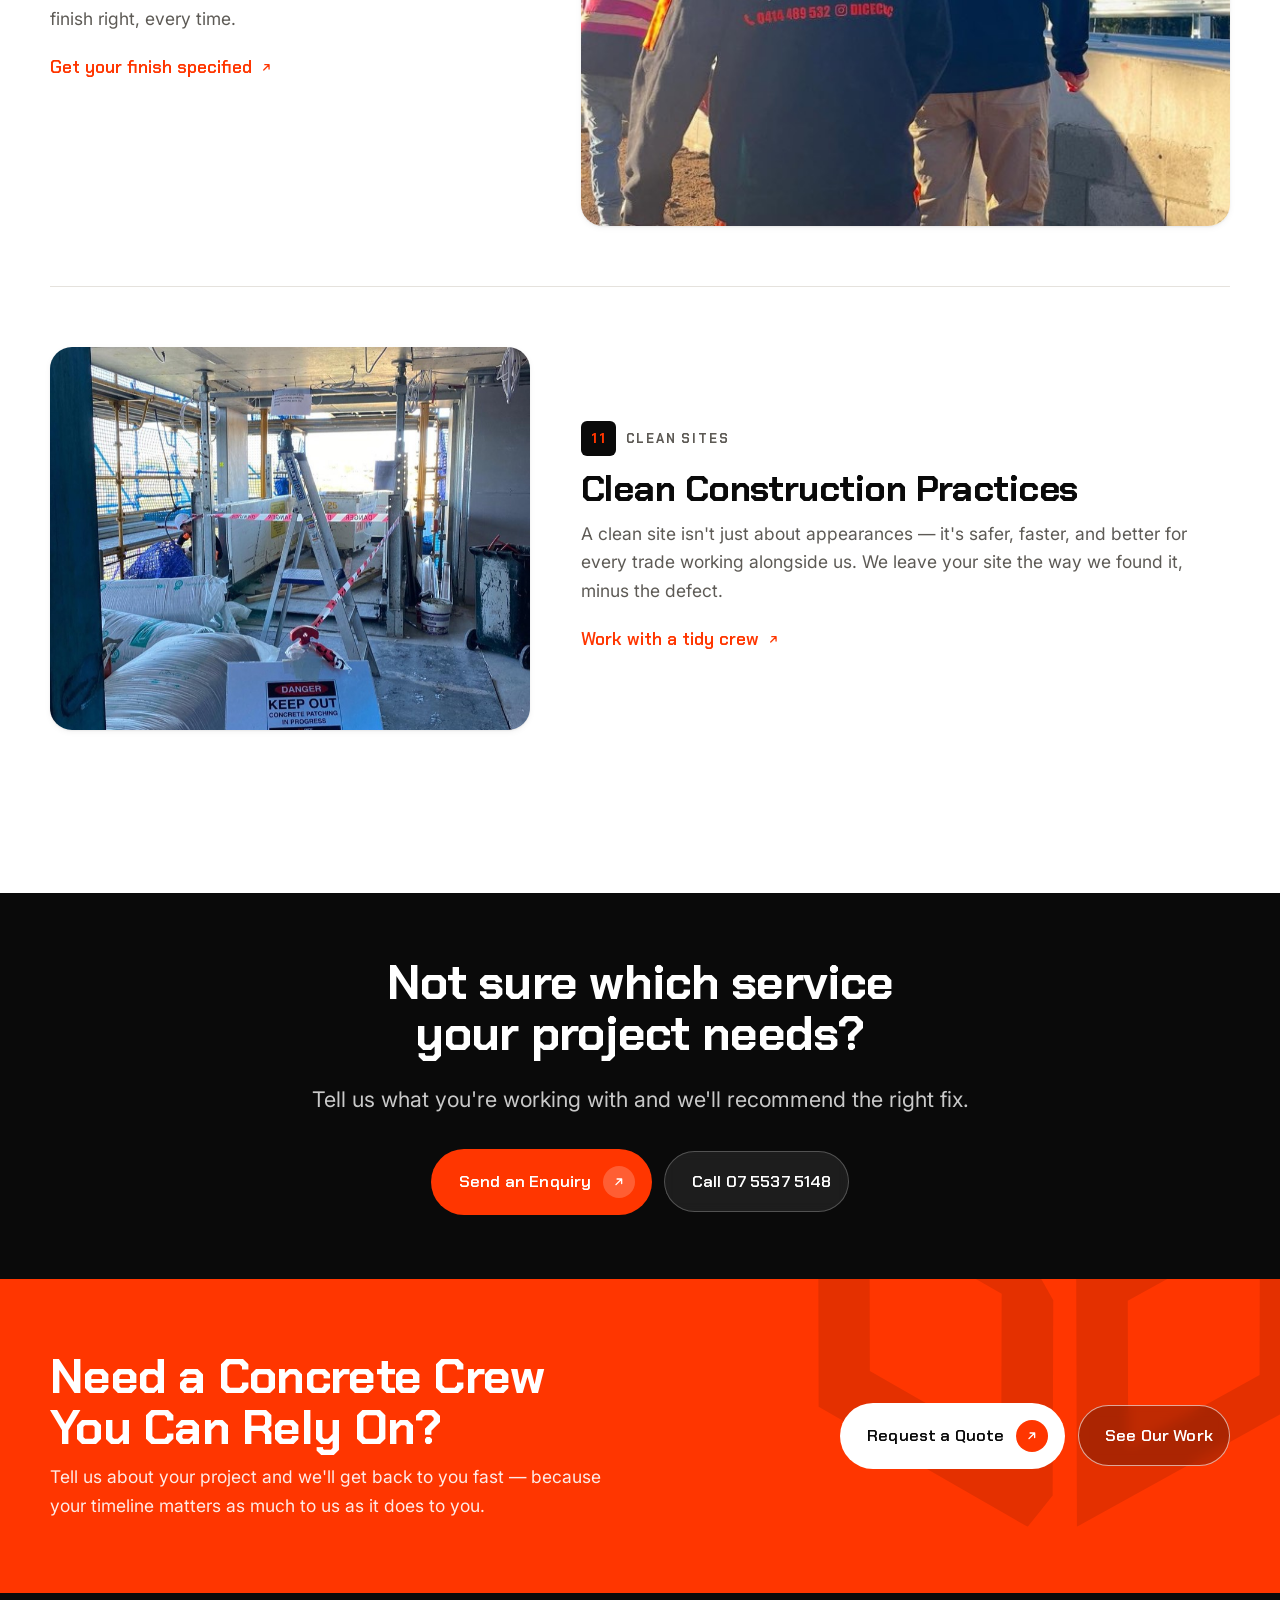
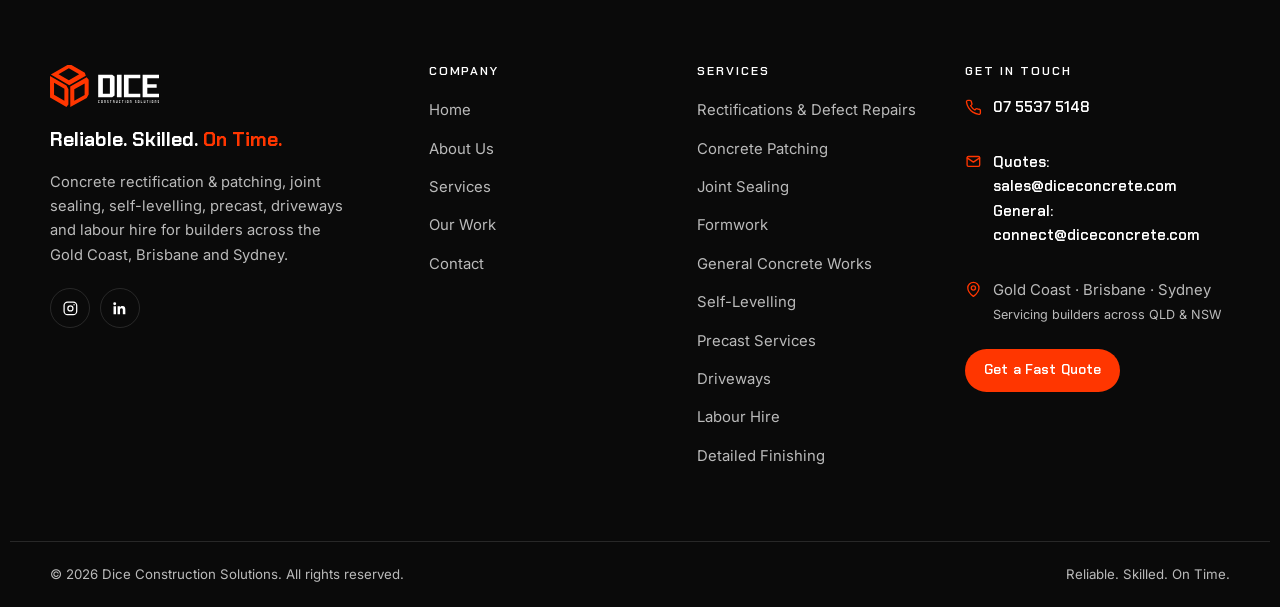
<file: services/index.html>
<!doctype html>
<html lang="en-AU">
<head>
<meta charset="utf-8">
<meta name="viewport" content="width=device-width, initial-scale=1">

<title>Services: Patching, Joint Sealing, Driveways &amp; Labour Hire | Dice Construction Solutions</title>
<meta name="description" content="Explore our full range of concrete services — rectifications, Class 1 &amp; 2 patching, formwork, precast, self-levelling and more. Serving Gold Coast, Brisbane &amp; Sydney.">
<link rel="canonical" href="https://diceconstru.com/services/">

<meta name="robots" content="index, follow, max-image-preview:large">
<meta name="theme-color" content="#0a0a0a">

<meta property="og:type" content="website">
<meta property="og:site_name" content="Dice Construction Solutions">
<meta property="og:locale" content="en_AU">
<meta property="og:title" content="Services: Patching, Joint Sealing, Driveways &amp; Labour Hire | Dice Construction Solutions">
<meta property="og:description" content="Rectifications, Class 1 &amp; 2 patching, formwork, precast, self-levelling and more. Serving Gold Coast, Brisbane &amp; Sydney.">
<meta property="og:url" content="https://diceconstru.com/services/">
<meta property="og:image" content="https://diceconstru.com/assets/img/og-image.jpg">
<meta property="og:image:width" content="1200">
<meta property="og:image:height" content="630">
<meta name="twitter:card" content="summary_large_image">
<meta name="twitter:image" content="https://diceconstru.com/assets/img/og-image.jpg">

<link rel="icon" href="../favicon.ico" sizes="32x32">
<link rel="icon" href="../favicon.svg" type="image/svg+xml">
<link rel="apple-touch-icon" href="../apple-touch-icon.png">
<link rel="manifest" href="../site.webmanifest">

<link rel="preconnect" href="https://fonts.googleapis.com">
<link rel="preconnect" href="https://fonts.gstatic.com" crossorigin>
<link rel="stylesheet" href="https://fonts.googleapis.com/css2?family=Chakra+Petch:wght@500;600;700&family=Inter:wght@400;500;600;700&display=swap">
<link rel="stylesheet" href="../assets/css/styles.css">

<script type="application/ld+json">
{
  "@context": "https://schema.org",
  "@graph": [
    {
      "@type": "CollectionPage",
      "@id": "https://diceconstru.com/services/#webpage",
      "url": "https://diceconstru.com/services/",
      "name": "Services: Patching, Joint Sealing, Driveways & Labour Hire | Dice Construction Solutions",
      "inLanguage": "en-AU",
      "isPartOf": { "@id": "https://diceconstru.com/#website" },
      "about": { "@id": "https://diceconstru.com/#business" }
    },
    {
      "@type": "BreadcrumbList",
      "itemListElement": [
        { "@type": "ListItem", "position": 1, "name": "Home", "item": "https://diceconstru.com/" },
        { "@type": "ListItem", "position": 2, "name": "Services", "item": "https://diceconstru.com/services/" }
      ]
    },
    {
      "@type": "ItemList",
      "name": "Concrete services by Dice Construction Solutions",
      "itemListElement": [
        { "@type": "ListItem", "position": 1, "item": { "@type": "Service", "name": "Concrete Rectifications & Defect Repairs", "url": "https://diceconstru.com/services/#rectifications", "provider": { "@id": "https://diceconstru.com/#business" }, "description": "Diagnosis and rectification of cracking, spalling and structural concrete defects, restoring structural integrity without unnecessary downtime on site." } },
        { "@type": "ListItem", "position": 2, "item": { "@type": "Service", "name": "Class 1 & Class 2 Patching", "url": "https://diceconstru.com/services/#patching", "provider": { "@id": "https://diceconstru.com/#business" }, "description": "Structural (Class 1) and cosmetic (Class 2) concrete patching matched to the tolerance your project requires." } },
        { "@type": "ListItem", "position": 3, "item": { "@type": "Service", "name": "Formwork Services", "url": "https://diceconstru.com/services/#formwork", "provider": { "@id": "https://diceconstru.com/#business" }, "description": "Accurate, reliable formwork solutions built to spec and ready on your timeline." } },
        { "@type": "ListItem", "position": 4, "item": { "@type": "Service", "name": "General Concrete Works", "url": "https://diceconstru.com/services/#general", "provider": { "@id": "https://diceconstru.com/#business" }, "description": "General pours and on-site concrete works at every stage of the build." } },
        { "@type": "ListItem", "position": 5, "item": { "@type": "Service", "name": "Self-Levelling Applications", "url": "https://diceconstru.com/services/#self-levelling", "provider": { "@id": "https://diceconstru.com/#business" }, "description": "Self-levelling applications that prepare your slab for flooring, coatings or fit-out." } },
        { "@type": "ListItem", "position": 6, "item": { "@type": "Service", "name": "Precast Services", "url": "https://diceconstru.com/services/#precast", "provider": { "@id": "https://diceconstru.com/#business" }, "description": "Precast installation and finishing support that keeps your build moving." } },
        { "@type": "ListItem", "position": 7, "item": { "@type": "Service", "name": "Detailed Finishing", "url": "https://diceconstru.com/services/#finishing", "provider": { "@id": "https://diceconstru.com/#business" }, "description": "Careful final finishing so the work passes inspection the first time." } },
        { "@type": "ListItem", "position": 8, "item": { "@type": "Service", "name": "Clean Construction Practices", "url": "https://diceconstru.com/services/#clean", "provider": { "@id": "https://diceconstru.com/#business" }, "description": "Tidy, safe work areas that keep the site moving for every trade." } }
      ]
    }
  ]
}
</script>
</head>
<body>
<a class="skip-link" href="#main">Skip to main content</a>

<div class="topbar">
  <div class="container topbar__inner">
    <ul class="topbar__list">
      <li>
        <a class="topbar__item" href="tel:+61755375148">
          <svg viewBox="0 0 24 24" fill="none" stroke="currentColor" stroke-width="1.9" stroke-linecap="round" stroke-linejoin="round" aria-hidden="true"><path d="M22 16.9v3a2 2 0 0 1-2.2 2 19.8 19.8 0 0 1-8.6-3.1 19.5 19.5 0 0 1-6-6A19.8 19.8 0 0 1 2.1 4.2 2 2 0 0 1 4.1 2h3a2 2 0 0 1 2 1.7c.1.9.4 1.8.7 2.6a2 2 0 0 1-.5 2.1L8.1 9.7a16 16 0 0 0 6 6l1.3-1.3a2 2 0 0 1 2.1-.4c.8.3 1.7.6 2.6.7a2 2 0 0 1 1.9 2.2z"/></svg>
          <span>07 5537 5148</span>
        </a>
      </li>
      <li class="topbar__hide-sm">
        <span class="topbar__item">
          <svg viewBox="0 0 24 24" fill="none" stroke="currentColor" stroke-width="1.9" stroke-linecap="round" stroke-linejoin="round" aria-hidden="true"><path d="M20 10c0 6-8 12-8 12s-8-6-8-12a8 8 0 0 1 16 0z"/><circle cx="12" cy="10" r="3"/></svg>
          <span>Gold Coast &middot; Brisbane &middot; Sydney</span>
        </span>
      </li>
    </ul>
    <p class="topbar__tag topbar__hide-sm" style="margin:0">Reliable. Skilled. On Time.</p>
  </div>
</div>

<header class="site-header">
  <div class="container site-header__inner">
    <a class="brand" href=".." aria-label="Dice Construction Solutions — home">
      <img src="../assets/img/logo-full.svg" alt="Dice Construction Solutions" width="548" height="211">
    </a>
    <nav class="nav" aria-label="Main">
      <ul class="nav__list">
        <li><a class="nav__link" href="..">Home</a></li>
        <li><a class="nav__link" href="../about">About</a></li>
        <li><a class="nav__link" href="../services" aria-current="page">Services</a></li>
        <li><a class="nav__link" href="../projects">Our Work</a></li>
        <!-- <li><a class="nav__link" href="../testimonials">Testimonials</a></li> -->
        <li><a class="nav__link" href="../contact">Contact</a></li>
      </ul>
    </nav>
    <div class="header__actions">
      <a class="header__phone" href="tel:+61755375148">
        <span class="header__phone-icon">
          <svg viewBox="0 0 24 24" fill="none" stroke="currentColor" stroke-width="1.9" stroke-linecap="round" stroke-linejoin="round" aria-hidden="true"><path d="M22 16.9v3a2 2 0 0 1-2.2 2 19.8 19.8 0 0 1-8.6-3.1 19.5 19.5 0 0 1-6-6A19.8 19.8 0 0 1 2.1 4.2 2 2 0 0 1 4.1 2h3a2 2 0 0 1 2 1.7c.1.9.4 1.8.7 2.6a2 2 0 0 1-.5 2.1L8.1 9.7a16 16 0 0 0 6 6l1.3-1.3a2 2 0 0 1 2.1-.4c.8.3 1.7.6 2.6.7a2 2 0 0 1 1.9 2.2z"/></svg>
        </span>
        <span>
          <span class="header__phone-label">Call us</span>
          <span class="header__phone-value">07 5537 5148</span>
        </span>
      </a>
      <a class="btn btn--sm" href="../contact">Get a Fast Quote</a>
      <button class="nav-toggle" type="button" aria-expanded="false" aria-controls="mobile-drawer" aria-label="Open menu">
        <span class="nav-toggle__bars" aria-hidden="true"><span></span><span></span><span></span></span>
      </button>
    </div>
  </div>
</header>

<div class="drawer" id="mobile-drawer">
  <div class="drawer__scrim" aria-hidden="true"></div>
  <div class="drawer__panel" role="dialog" aria-modal="true" aria-label="Site menu">
    <div class="drawer__top">
      <span class="brand"><img src="../assets/img/logo-full-light.svg" alt="Dice Construction Solutions" width="548" height="211"></span>
      <button class="drawer__close" type="button" aria-label="Close menu">
        <svg viewBox="0 0 24 24" fill="none" stroke="currentColor" stroke-width="2.2" aria-hidden="true"><path d="M5 5l14 14M19 5L5 19"/></svg>
      </button>
    </div>
    <ul class="drawer__nav">
      <li><a href="..">Home <span aria-hidden="true">&rarr;</span></a></li>
      <li><a href="../about">About <span aria-hidden="true">&rarr;</span></a></li>
      <li><a href="../services" aria-current="page">Services <span aria-hidden="true">&rarr;</span></a></li>
      <li><a href="../projects">Our Work <span aria-hidden="true">&rarr;</span></a></li>
      <li><a href="../testimonials">Testimonials <span aria-hidden="true">&rarr;</span></a></li>
      <li><a href="../contact">Contact <span aria-hidden="true">&rarr;</span></a></li>
    </ul>
    <div class="drawer__foot">
      <a class="btn btn--block" href="../contact">Request a Quote
        <span class="btn__icon" aria-hidden="true"><svg viewBox="0 0 24 24" fill="none" stroke="currentColor" stroke-width="2.4" stroke-linecap="round" stroke-linejoin="round"><path d="M7 17 17 7M9 7h8v8"/></svg></span>
      </a>
      <a class="btn btn--on-dark btn--block" href="tel:+61755375148">Call 07 5537 5148</a>
      <p class="drawer__meta">Serving builders across the Gold Coast, Brisbane and Sydney.</p>
    </div>
  </div>
</div>

<main id="main">

  <section class="page-hero">
    <div class="container">
      <div class="page-hero__inner">
        <ol class="breadcrumbs">
          <li><a href="..">Home</a></li>
          <li><span aria-current="page">Services</span></li>
        </ol>
        <p class="eyebrow eyebrow--pill">Our Services</p>
        <h1>The full scope of construction work builders need on site</h1>
        <p>From structural rectifications to the finishing details that make an inspection pass smoothly, Dice Construction Solutions covers the full scope of concrete work builders need on site.</p>
      </div>
    </div>
  </section>

  <section class="section section--tight section--alt">
    <div class="container">
      <ul class="mini-nav">
        <li><a href="#rectifications">Rectifications</a></li>
        <li><a href="#patching">Concrete Patching</a></li>
        <li><a href="#joint-sealing">Joint Sealing</a></li>
        <li><a href="#self-levelling">Self-Levelling</a></li>
        <li><a href="#precast">Precast</a></li>
        <li><a href="#driveways">Driveways</a></li>
        <li><a href="#labour">Labour Hire</a></li>
        <li><a href="#formwork">Formwork</a></li>
        <li><a href="#general">General Concrete Works</a></li>
        <li><a href="#finishing">Detailed Finishing</a></li>
        <li><a href="#clean">Clean Construction</a></li>
      </ul>
    </div>
  </section>

  <section class="section">
    <div class="container">

      <article class="service-row" id="rectifications">
        <div class="service-row__media reveal">
          <img src="../assets/img/work-finishing-800.jpg" srcset="../assets/img/work-finishing-480.jpg 480w, ../assets/img/work-finishing-800.jpg 800w" sizes="(min-width: 900px) 38vw, 92vw" width="800" height="640" loading="lazy" decoding="async" alt="Tradesperson repairing a concrete soffit defect by hand with a trowel.">
        </div>
        <div class="reveal" data-reveal-delay="60">
          <p class="service-row__num"><b>01</b> Rectification</p>
          <h2>Concrete Rectifications &amp; Defect Repairs</h2>
          <p>Cracking, spalling or structural defects don't fix themselves — and left alone, they only get more expensive. Our team diagnoses and rectifies concrete defects to spec, restoring structural integrity without unnecessary downtime on site.</p>
          <a class="link-arrow" href="../contact">Talk to us about a rectification
            <svg viewBox="0 0 24 24" fill="none" stroke="currentColor" stroke-width="2.4" stroke-linecap="round" stroke-linejoin="round" aria-hidden="true"><path d="M7 17 17 7M9 7h8v8"/></svg>
          </a>
        </div>
      </article>

      <article class="service-row" id="patching">
        <div class="service-row__media reveal">
          <img src="../assets/img/work-patching-800.jpg" srcset="../assets/img/work-patching-480.jpg 480w, ../assets/img/work-patching-800.jpg 800w" sizes="(min-width: 900px) 38vw, 92vw" width="800" height="640" loading="lazy" decoding="async" alt="Work zone barricaded and signed for concrete patching in progress.">
        </div>
        <div class="reveal" data-reveal-delay="60">
          <p class="service-row__num"><b>02</b> Patching</p>
          <h2>Concrete Patching — Class 1 &amp; Class 2</h2>
          <p>Getting the patching class right the first time saves you from failed inspections and rework. Our crews are experienced across both Class 1 (structural) and Class 2 (cosmetic) patching, matched to the tolerance your project requires.</p>
          <a class="link-arrow" href="../contact">Get patching priced
            <svg viewBox="0 0 24 24" fill="none" stroke="currentColor" stroke-width="2.4" stroke-linecap="round" stroke-linejoin="round" aria-hidden="true"><path d="M7 17 17 7M9 7h8v8"/></svg>
          </a>
        </div>
      </article>

      <article class="service-row" id="joint-sealing">
        <div class="service-row__media reveal">
          <img src="../assets/img/work-fitout-800.jpg" srcset="../assets/img/work-fitout-480.jpg 480w, ../assets/img/work-fitout-800.jpg 800w" sizes="(min-width: 900px) 38vw, 92vw" width="800" height="640" loading="lazy" decoding="async" alt="Prepared concrete floor with control joints ready for sealing.">
        </div>
        <div class="reveal" data-reveal-delay="60">
          <p class="service-row__num"><b>03</b> Joint Sealing</p>
          <h2>Concrete Joint Sealing</h2>
          <p>Open joints let in water, debris and movement that break down a slab over time. We clean, prime and seal expansion and control joints with the right sealant for the job — keeping slabs protected, compliant and looking sharp.</p>
          <a class="link-arrow" href="../contact">Get joint sealing priced
            <svg viewBox="0 0 24 24" fill="none" stroke="currentColor" stroke-width="2.4" stroke-linecap="round" stroke-linejoin="round" aria-hidden="true"><path d="M7 17 17 7M9 7h8v8"/></svg>
          </a>
        </div>
      </article>

      <article class="service-row" id="self-levelling">
        <div class="service-row__media reveal">
          <img src="../assets/img/work-fitout-800.jpg" srcset="../assets/img/work-fitout-480.jpg 480w, ../assets/img/work-fitout-800.jpg 800w" sizes="(min-width: 900px) 38vw, 92vw" width="800" height="640" loading="lazy" decoding="async" alt="Commercial fit-out interior with a prepared concrete floor ready for the next trade.">
        </div>
        <div class="reveal" data-reveal-delay="60">
          <p class="service-row__num"><b>04</b> Self-Levelling</p>
          <h2>Self-Levelling Applications</h2>
          <p>A level substrate is non-negotiable for a quality finish. Our self-levelling application services prepare your slab for whatever comes next — flooring, coatings or fit-out.</p>
          <a class="link-arrow" href="../contact">Book a self-levelling crew
            <svg viewBox="0 0 24 24" fill="none" stroke="currentColor" stroke-width="2.4" stroke-linecap="round" stroke-linejoin="round" aria-hidden="true"><path d="M7 17 17 7M9 7h8v8"/></svg>
          </a>
        </div>
      </article>

      <article class="service-row" id="precast">
        <div class="service-row__media reveal">
          <img src="../assets/img/work-soffit-800.jpg" srcset="../assets/img/work-soffit-480.jpg 480w, ../assets/img/work-soffit-800.jpg 800w" sizes="(min-width: 900px) 38vw, 92vw" width="800" height="640" loading="lazy" decoding="async" alt="Crew working overhead on structural concrete elements from work platforms.">
        </div>
        <div class="reveal" data-reveal-delay="60">
          <p class="service-row__num"><b>05</b> Precast</p>
          <h2>Precast Services</h2>
          <p>We support precast installation and finishing work, helping keep your build moving without delays on structural elements.</p>
          <a class="link-arrow" href="../contact">Ask about precast support
            <svg viewBox="0 0 24 24" fill="none" stroke="currentColor" stroke-width="2.4" stroke-linecap="round" stroke-linejoin="round" aria-hidden="true"><path d="M7 17 17 7M9 7h8v8"/></svg>
          </a>
        </div>
      </article>

      <article class="service-row" id="driveways">
        <div class="service-row__media reveal">
          <img src="../assets/img/hero-960.jpg" sizes="(min-width: 900px) 38vw, 92vw" width="960" height="768" loading="lazy" decoding="async" alt="Finished concrete work on a Dice Construction Solutions site.">
        </div>
        <div class="reveal" data-reveal-delay="60">
          <p class="service-row__num"><b>06</b> Driveways</p>
          <h2>Concrete Driveways</h2>
          <p>From set-out and formwork to the pour and the final finish, we build concrete driveways that are level, well-drained and made to last — plus repairs and patching to bring tired driveways back into shape.</p>
          <a class="link-arrow" href="../contact">Get a driveway quote
            <svg viewBox="0 0 24 24" fill="none" stroke="currentColor" stroke-width="2.4" stroke-linecap="round" stroke-linejoin="round" aria-hidden="true"><path d="M7 17 17 7M9 7h8v8"/></svg>
          </a>
        </div>
      </article>

      <article class="service-row" id="labour">
        <div class="service-row__media reveal">
          <img src="../assets/img/work-soffit-800.jpg" srcset="../assets/img/work-soffit-480.jpg 480w, ../assets/img/work-soffit-800.jpg 800w" sizes="(min-width: 900px) 38vw, 92vw" width="800" height="640" loading="lazy" decoding="async" alt="Dice crew working on structural concrete elements from work platforms.">
        </div>
        <div class="reveal" data-reveal-delay="60">
          <p class="service-row__num"><b>07</b> Labourers</p>
          <h2>Labourers &amp; Labour Hire</h2>
          <p>Need extra hands on site? We supply experienced, inducted labourers who know concrete and construction — ready to slot into your crew, follow your program and keep the job moving.</p>
          <a class="link-arrow" href="../contact">Book labourers
            <svg viewBox="0 0 24 24" fill="none" stroke="currentColor" stroke-width="2.4" stroke-linecap="round" stroke-linejoin="round" aria-hidden="true"><path d="M7 17 17 7M9 7h8v8"/></svg>
          </a>
        </div>
      </article>

      <article class="service-row" id="formwork">
        <div class="service-row__media reveal">
          <img src="../assets/img/work-site-setup-800.jpg" srcset="../assets/img/work-site-setup-480.jpg 480w, ../assets/img/work-site-setup-800.jpg 800w" sizes="(min-width: 900px) 38vw, 92vw" width="800" height="640" loading="lazy" decoding="async" alt="Propped formwork and staged materials on a multi-level construction site.">
        </div>
        <div class="reveal" data-reveal-delay="60">
          <p class="service-row__num"><b>08</b> Formwork</p>
          <h2>Formwork Services</h2>
          <p>Accurate, reliable formwork sets the foundation for everything that follows. We deliver formwork solutions built to spec and ready on your timeline.</p>
          <a class="link-arrow" href="../contact">Discuss your formwork
            <svg viewBox="0 0 24 24" fill="none" stroke="currentColor" stroke-width="2.4" stroke-linecap="round" stroke-linejoin="round" aria-hidden="true"><path d="M7 17 17 7M9 7h8v8"/></svg>
          </a>
        </div>
      </article>

      <article class="service-row" id="general">
        <div class="service-row__media reveal">
          <img src="../assets/img/work-core-drilling-800.jpg" srcset="../assets/img/work-core-drilling-480.jpg 480w, ../assets/img/work-core-drilling-800.jpg 800w" sizes="(min-width: 900px) 38vw, 92vw" width="800" height="640" loading="lazy" decoding="async" alt="Worker using a rotary hammer around floor penetrations in a concrete slab.">
        </div>
        <div class="reveal" data-reveal-delay="60">
          <p class="service-row__num"><b>09</b> General Works</p>
          <h2>General Concrete Works</h2>
          <p>From general pours to on-site concrete works of all kinds, our teams bring the same precision and reliability to every stage of the build.</p>
          <a class="link-arrow" href="../contact">Tell us what you need
            <svg viewBox="0 0 24 24" fill="none" stroke="currentColor" stroke-width="2.4" stroke-linecap="round" stroke-linejoin="round" aria-hidden="true"><path d="M7 17 17 7M9 7h8v8"/></svg>
          </a>
        </div>
      </article>

      <article class="service-row" id="finishing">
        <div class="service-row__media reveal">
          <img src="../assets/img/hero-960.jpg" sizes="(min-width: 900px) 38vw, 92vw" width="960" height="768" loading="lazy" decoding="async" alt="Finished concrete barrier and structure on a Dice Construction Solutions site.">
        </div>
        <div class="reveal" data-reveal-delay="60">
          <p class="service-row__num"><b>10</b> Finishing</p>
          <h2>Detailed Finishing</h2>
          <p>The finishing is what everyone sees — and what fails an inspection if it's rushed. We take the time to get the final finish right, every time.</p>
          <a class="link-arrow" href="../contact">Get your finish specified
            <svg viewBox="0 0 24 24" fill="none" stroke="currentColor" stroke-width="2.4" stroke-linecap="round" stroke-linejoin="round" aria-hidden="true"><path d="M7 17 17 7M9 7h8v8"/></svg>
          </a>
        </div>
      </article>

      <article class="service-row" id="clean">
        <div class="service-row__media reveal">
          <img src="../assets/img/work-site-setup-800.jpg" sizes="(min-width: 900px) 38vw, 92vw" width="800" height="640" loading="lazy" decoding="async" alt="Tidy, barricaded work area with materials stacked and signage in place.">
        </div>
        <div class="reveal" data-reveal-delay="60">
          <p class="service-row__num"><b>11</b> Clean Sites</p>
          <h2>Clean Construction Practices</h2>
          <p>A clean site isn't just about appearances — it's safer, faster, and better for every trade working alongside us. We leave your site the way we found it, minus the defect.</p>
          <a class="link-arrow" href="../contact">Work with a tidy crew
            <svg viewBox="0 0 24 24" fill="none" stroke="currentColor" stroke-width="2.4" stroke-linecap="round" stroke-linejoin="round" aria-hidden="true"><path d="M7 17 17 7M9 7h8v8"/></svg>
          </a>
        </div>
      </article>

    </div>
  </section>

  <section class="section section--dark section--tight">
    <div class="container">
      <div class="section-head section-head--center" style="margin-bottom:2rem">
        <h2>Not sure which service your project needs?</h2>
        <p class="lead">Tell us what you're working with and we'll recommend the right fix.</p>
      </div>
      <div class="btn-row" style="justify-content:center">
        <a class="btn btn--lg" href="../contact">Send an Enquiry
          <span class="btn__icon" aria-hidden="true"><svg viewBox="0 0 24 24" fill="none" stroke="currentColor" stroke-width="2.4" stroke-linecap="round" stroke-linejoin="round"><path d="M7 17 17 7M9 7h8v8"/></svg></span>
        </a>
        <a class="btn btn--on-dark btn--lg" href="tel:+61755375148">Call 07 5537 5148</a>
      </div>
    </div>
  </section>

  <section class="cta-band">
    <div class="container cta-band__inner">
      <div>
        <h2>Need a Concrete Crew You Can Rely On?</h2>
        <p>Tell us about your project and we'll get back to you fast — because your timeline matters as much to us as it does to you.</p>
      </div>
      <div class="btn-row">
        <a class="btn btn--lg" href="../contact">Request a Quote
          <span class="btn__icon" aria-hidden="true"><svg viewBox="0 0 24 24" fill="none" stroke="currentColor" stroke-width="2.4" stroke-linecap="round" stroke-linejoin="round"><path d="M7 17 17 7M9 7h8v8"/></svg></span>
        </a>
        <a class="btn btn--on-dark btn--lg" href="../projects">See Our Work</a>
      </div>
    </div>
  </section>

</main>

<footer class="site-footer">
  <div class="container site-footer__main">
    <div class="footer__brand">
      <a class="brand" href=".." aria-label="Dice Construction Solutions — home">
        <img src="../assets/img/logo-full-light.svg" alt="Dice Construction Solutions" width="548" height="211">
      </a>
      <p class="footer__tagline">Reliable. Skilled. <span>On Time.</span></p>
      <p class="footer__about">Concrete rectification &amp; patching, joint sealing, self-levelling, precast, driveways and labour hire for builders across the Gold Coast, Brisbane and Sydney.</p>
      <div class="socials">
        <a href="https://www.instagram.com/diceconstru/" target="_blank" rel="noopener noreferrer" aria-label="Dice Construction Solutions on Instagram">
          <svg viewBox="0 0 24 24" fill="none" stroke="currentColor" stroke-width="1.8" stroke-linecap="round" stroke-linejoin="round" aria-hidden="true"><rect x="3" y="3" width="18" height="18" rx="5"/><circle cx="12" cy="12" r="3.6"/><circle cx="17.2" cy="6.8" r="1" fill="currentColor" stroke="none"/></svg>
        </a>
        <a href="https://www.linkedin.com/company/dice-concrete" target="_blank" rel="noopener noreferrer" aria-label="Dice Construction Solutions on LinkedIn">
          <svg viewBox="0 0 24 24" fill="currentColor" aria-hidden="true"><path d="M20.4 20.5h-3.5v-5.6c0-1.3 0-3-1.9-3s-2.1 1.4-2.1 2.9v5.7H9.4V9h3.4v1.6c.5-.9 1.6-1.9 3.4-1.9 3.6 0 4.3 2.4 4.3 5.5v6.3ZM5.3 7.4a2.1 2.1 0 1 1 0-4.2 2.1 2.1 0 0 1 0 4.2ZM3.6 9h3.6v11.5H3.6V9Z"/></svg>
        </a>
      </div>
    </div>
    <nav aria-labelledby="footer-nav-title">
      <h2 class="footer__title" id="footer-nav-title">Company</h2>
      <ul class="footer__list">
        <li><a href="..">Home</a></li>
        <li><a href="../about">About Us</a></li>
        <li><a href="../services">Services</a></li>
        <li><a href="../projects">Our Work</a></li>
        <!-- <li><a href="../testimonials">Testimonials</a></li> -->
        <li><a href="../contact">Contact</a></li>
      </ul>
    </nav>
    <nav aria-labelledby="footer-services-title">
      <h2 class="footer__title" id="footer-services-title">Services</h2>
      <ul class="footer__list">
        <li><a href="../services#rectifications">Rectifications &amp; Defect Repairs</a></li>
        <li><a href="../services#patching">Concrete Patching</a></li>
        <li><a href="../services#joint-sealing">Joint Sealing</a></li>
        <li><a href="../services#formwork">Formwork</a></li>
        <li><a href="../services#general">General Concrete Works</a></li>
        <li><a href="../services#self-levelling">Self-Levelling</a></li>
        <li><a href="../services#precast">Precast Services</a></li>
        <li><a href="../services#driveways">Driveways</a></li>
        <li><a href="../services#labour">Labour Hire</a></li>
        <li><a href="../services#finishing">Detailed Finishing</a></li>
      </ul>
    </nav>
    <div>
      <h2 class="footer__title">Get in touch</h2>
      <div class="footer__contact">
        <p class="footer__contact-row">
          <svg viewBox="0 0 24 24" fill="none" stroke="currentColor" stroke-width="1.9" stroke-linecap="round" stroke-linejoin="round" aria-hidden="true"><path d="M22 16.9v3a2 2 0 0 1-2.2 2 19.8 19.8 0 0 1-8.6-3.1 19.5 19.5 0 0 1-6-6A19.8 19.8 0 0 1 2.1 4.2 2 2 0 0 1 4.1 2h3a2 2 0 0 1 2 1.7c.1.9.4 1.8.7 2.6a2 2 0 0 1-.5 2.1L8.1 9.7a16 16 0 0 0 6 6l1.3-1.3a2 2 0 0 1 2.1-.4c.8.3 1.7.6 2.6.7a2 2 0 0 1 1.9 2.2z"/></svg>
          <span><a href="tel:+61755375148">07 5537 5148</a></span>
        </p>
        <p class="footer__contact-row">
          <svg viewBox="0 0 24 24" fill="none" stroke="currentColor" stroke-width="1.9" stroke-linecap="round" stroke-linejoin="round" aria-hidden="true"><rect x="3" y="5" width="18" height="14" rx="2"/><path d="m3 7 9 6 9-6"/></svg>
          <span><a href="mailto:sales@diceconcrete.com">Quotes: sales@diceconcrete.com</a><br><a href="mailto:connect@diceconcrete.com">General: connect@diceconcrete.com</a></span>
        </p>
        <p class="footer__contact-row">
          <svg viewBox="0 0 24 24" fill="none" stroke="currentColor" stroke-width="1.9" stroke-linecap="round" stroke-linejoin="round" aria-hidden="true"><path d="M20 10c0 6-8 12-8 12s-8-6-8-12a8 8 0 0 1 16 0z"/><circle cx="12" cy="10" r="3"/></svg>
          <span>Gold Coast &middot; Brisbane &middot; Sydney<br><span style="font-size:.85em">Servicing builders across QLD &amp; NSW</span></span>
        </p>
      </div>
      <div class="btn-row" style="margin-top:1.35rem">
        <a class="btn btn--sm" href="../contact">Get a Fast Quote</a>
      </div>
    </div>
  </div>
  <div class="container site-footer__bottom">
    <p>&copy; <span data-year>2026</span> Dice Construction Solutions. All rights reserved.</p>
    <p>Reliable. Skilled. On Time.</p>
  </div>
</footer>

<div class="quick-actions">
  <a class="quick-actions__call" href="tel:+61755375148">
    <svg viewBox="0 0 24 24" fill="none" stroke="currentColor" stroke-width="2" stroke-linecap="round" stroke-linejoin="round" aria-hidden="true"><path d="M22 16.9v3a2 2 0 0 1-2.2 2 19.8 19.8 0 0 1-8.6-3.1 19.5 19.5 0 0 1-6-6A19.8 19.8 0 0 1 2.1 4.2 2 2 0 0 1 4.1 2h3a2 2 0 0 1 2 1.7c.1.9.4 1.8.7 2.6a2 2 0 0 1-.5 2.1L8.1 9.7a16 16 0 0 0 6 6l1.3-1.3a2 2 0 0 1 2.1-.4c.8.3 1.7.6 2.6.7a2 2 0 0 1 1.9 2.2z"/></svg>
    Call now
  </a>
  <a class="quick-actions__quote" href="../contact">
    <svg viewBox="0 0 24 24" fill="none" stroke="currentColor" stroke-width="2" stroke-linecap="round" stroke-linejoin="round" aria-hidden="true"><path d="M4 5h16M4 12h16M4 19h10"/></svg>
    Get a quote
  </a>
</div>

<script src="../assets/js/main.js" defer></script>
</body>
</html>
</file>
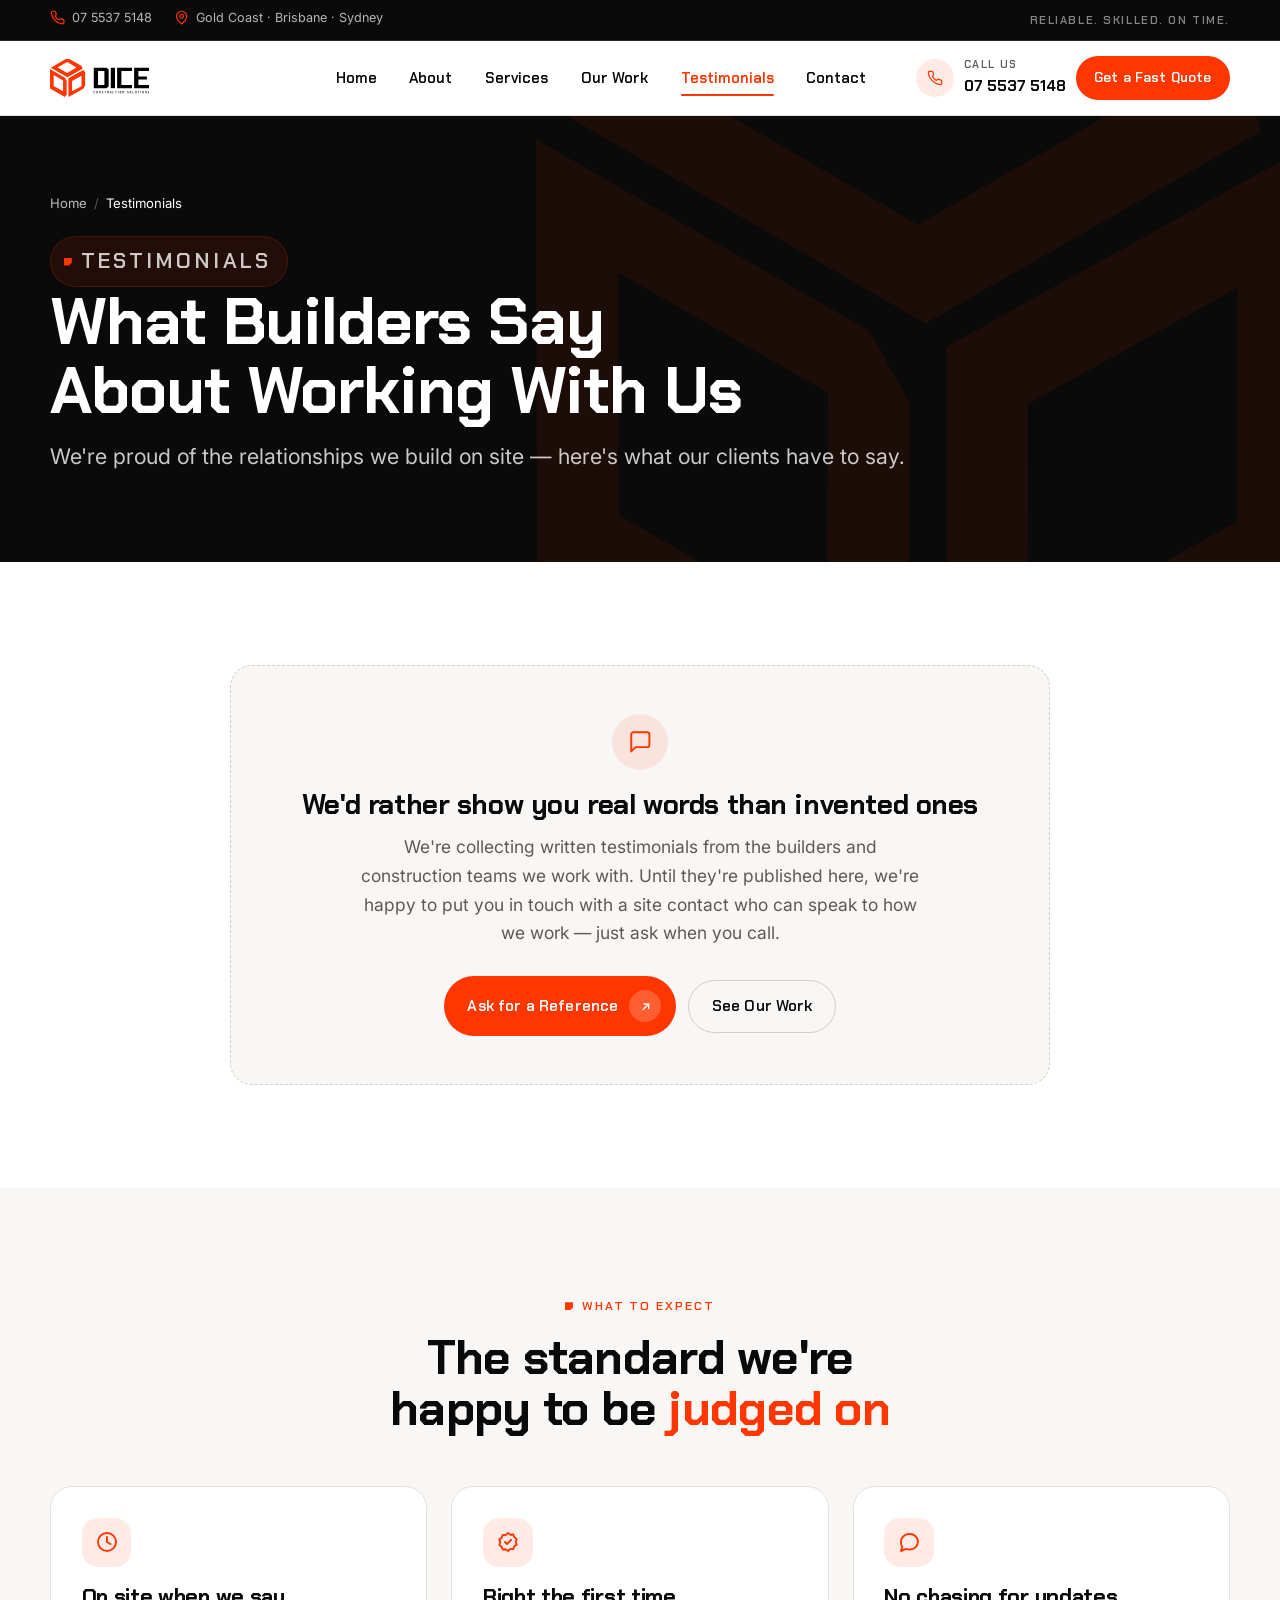
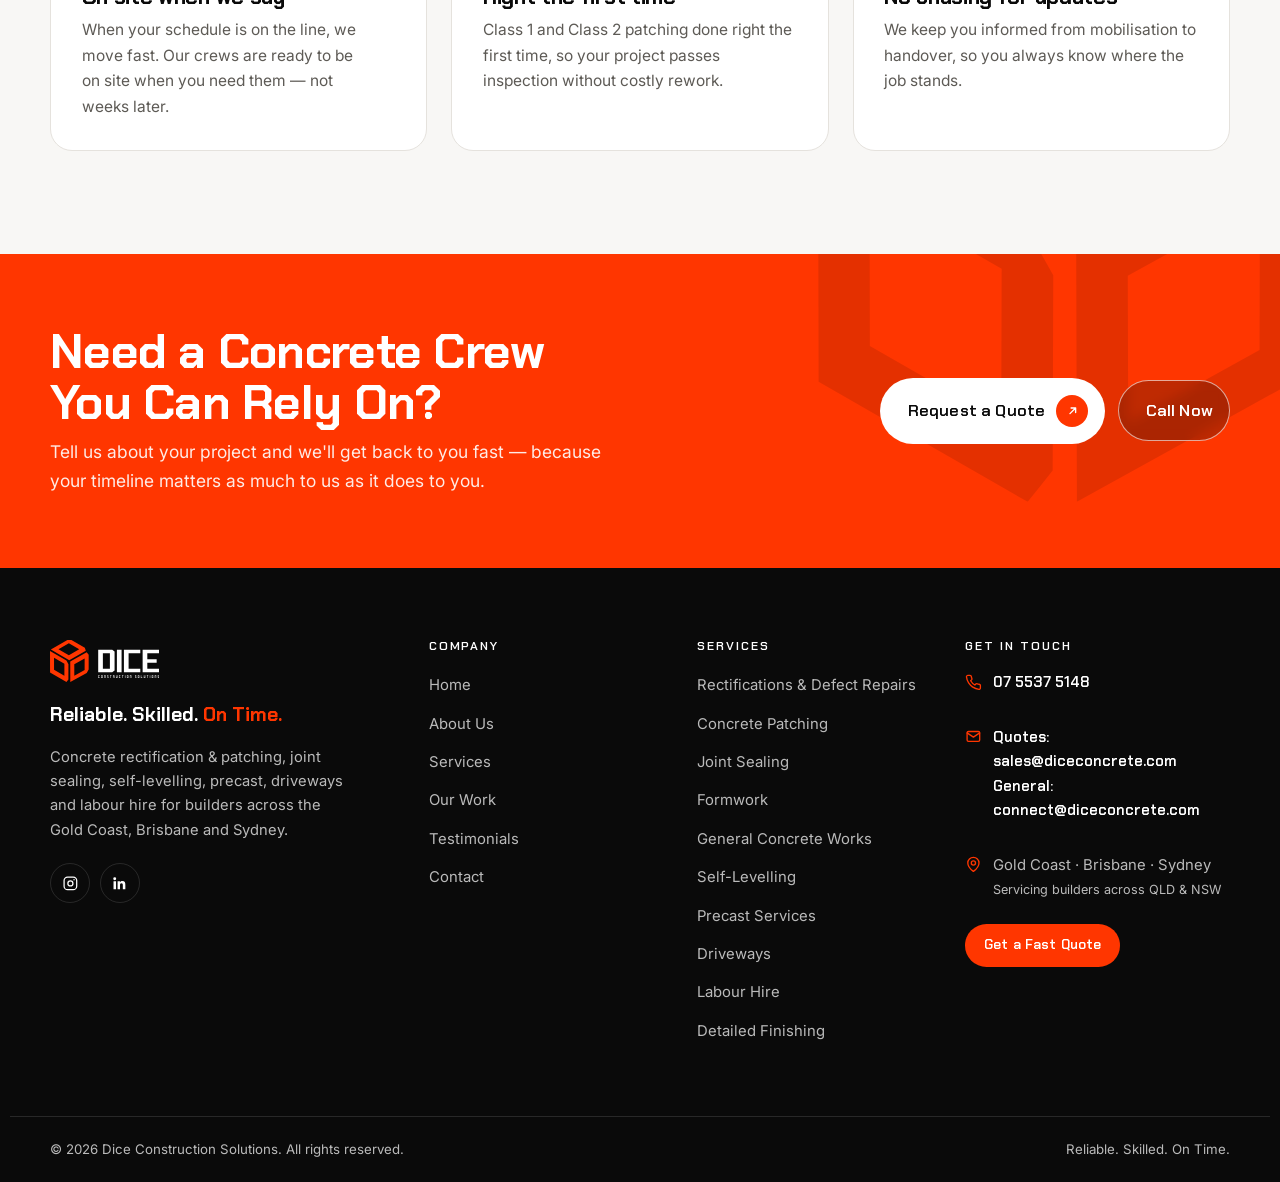
<file: testimonials/index.html>
<!doctype html>
<html lang="en-AU">
<head>
<meta charset="utf-8">
<meta name="viewport" content="width=device-width, initial-scale=1">

<title>Client Testimonials | Dice Construction Solutions</title>
<meta name="description" content="Hear what builders and construction teams say about working with Dice Construction Solutions.">
<link rel="canonical" href="https://diceconstru.com/testimonials/">

<!--
  NOTE FOR THE DEVELOPER / CLIENT
  This page is currently indexable. If you would rather keep it out of Google
  until the first real testimonials are published, change the robots tag below to:
  <meta name="robots" content="noindex, follow">
-->
<meta name="robots" content="index, follow, max-image-preview:large">
<meta name="theme-color" content="#0a0a0a">

<meta property="og:type" content="website">
<meta property="og:site_name" content="Dice Construction Solutions">
<meta property="og:locale" content="en_AU">
<meta property="og:title" content="Client Testimonials | Dice Construction Solutions">
<meta property="og:description" content="Hear what builders and construction teams say about working with Dice Construction Solutions.">
<meta property="og:url" content="https://diceconstru.com/testimonials/">
<meta property="og:image" content="https://diceconstru.com/assets/img/og-image.jpg">
<meta property="og:image:width" content="1200">
<meta property="og:image:height" content="630">
<meta name="twitter:card" content="summary_large_image">
<meta name="twitter:image" content="https://diceconstru.com/assets/img/og-image.jpg">

<link rel="icon" href="../favicon.ico" sizes="32x32">
<link rel="icon" href="../favicon.svg" type="image/svg+xml">
<link rel="apple-touch-icon" href="../apple-touch-icon.png">
<link rel="manifest" href="../site.webmanifest">

<link rel="preconnect" href="https://fonts.googleapis.com">
<link rel="preconnect" href="https://fonts.gstatic.com" crossorigin>
<link rel="stylesheet" href="https://fonts.googleapis.com/css2?family=Chakra+Petch:wght@500;600;700&family=Inter:wght@400;500;600;700&display=swap">
<link rel="stylesheet" href="../assets/css/styles.css">

<script type="application/ld+json">
{
  "@context": "https://schema.org",
  "@graph": [
    {
      "@type": "WebPage",
      "@id": "https://diceconstru.com/testimonials/#webpage",
      "url": "https://diceconstru.com/testimonials/",
      "name": "Client Testimonials | Dice Construction Solutions",
      "inLanguage": "en-AU",
      "isPartOf": { "@id": "https://diceconstru.com/#website" },
      "about": { "@id": "https://diceconstru.com/#business" }
    },
    {
      "@type": "BreadcrumbList",
      "itemListElement": [
        { "@type": "ListItem", "position": 1, "name": "Home", "item": "https://diceconstru.com/" },
        { "@type": "ListItem", "position": 2, "name": "Testimonials", "item": "https://diceconstru.com/testimonials/" }
      ]
    }
  ]
}
</script>
</head>
<body>
<a class="skip-link" href="#main">Skip to main content</a>

<div class="topbar">
  <div class="container topbar__inner">
    <ul class="topbar__list">
      <li>
        <a class="topbar__item" href="tel:+61755375148">
          <svg viewBox="0 0 24 24" fill="none" stroke="currentColor" stroke-width="1.9" stroke-linecap="round" stroke-linejoin="round" aria-hidden="true"><path d="M22 16.9v3a2 2 0 0 1-2.2 2 19.8 19.8 0 0 1-8.6-3.1 19.5 19.5 0 0 1-6-6A19.8 19.8 0 0 1 2.1 4.2 2 2 0 0 1 4.1 2h3a2 2 0 0 1 2 1.7c.1.9.4 1.8.7 2.6a2 2 0 0 1-.5 2.1L8.1 9.7a16 16 0 0 0 6 6l1.3-1.3a2 2 0 0 1 2.1-.4c.8.3 1.7.6 2.6.7a2 2 0 0 1 1.9 2.2z"/></svg>
          <span>07 5537 5148</span>
        </a>
      </li>
      <li class="topbar__hide-sm">
        <span class="topbar__item">
          <svg viewBox="0 0 24 24" fill="none" stroke="currentColor" stroke-width="1.9" stroke-linecap="round" stroke-linejoin="round" aria-hidden="true"><path d="M20 10c0 6-8 12-8 12s-8-6-8-12a8 8 0 0 1 16 0z"/><circle cx="12" cy="10" r="3"/></svg>
          <span>Gold Coast &middot; Brisbane &middot; Sydney</span>
        </span>
      </li>
    </ul>
    <p class="topbar__tag topbar__hide-sm" style="margin:0">Reliable. Skilled. On Time.</p>
  </div>
</div>

<header class="site-header">
  <div class="container site-header__inner">
    <a class="brand" href=".." aria-label="Dice Construction Solutions — home">
      <img src="../assets/img/logo-full.svg" alt="Dice Construction Solutions" width="548" height="211">
    </a>
    <nav class="nav" aria-label="Main">
      <ul class="nav__list">
        <li><a class="nav__link" href="..">Home</a></li>
        <li><a class="nav__link" href="../about">About</a></li>
        <li><a class="nav__link" href="../services">Services</a></li>
        <li><a class="nav__link" href="../projects">Our Work</a></li>
        <li><a class="nav__link" href="../testimonials" aria-current="page">Testimonials</a></li>
        <li><a class="nav__link" href="../contact">Contact</a></li>
      </ul>
    </nav>
    <div class="header__actions">
      <a class="header__phone" href="tel:+61755375148">
        <span class="header__phone-icon">
          <svg viewBox="0 0 24 24" fill="none" stroke="currentColor" stroke-width="1.9" stroke-linecap="round" stroke-linejoin="round" aria-hidden="true"><path d="M22 16.9v3a2 2 0 0 1-2.2 2 19.8 19.8 0 0 1-8.6-3.1 19.5 19.5 0 0 1-6-6A19.8 19.8 0 0 1 2.1 4.2 2 2 0 0 1 4.1 2h3a2 2 0 0 1 2 1.7c.1.9.4 1.8.7 2.6a2 2 0 0 1-.5 2.1L8.1 9.7a16 16 0 0 0 6 6l1.3-1.3a2 2 0 0 1 2.1-.4c.8.3 1.7.6 2.6.7a2 2 0 0 1 1.9 2.2z"/></svg>
        </span>
        <span>
          <span class="header__phone-label">Call us</span>
          <span class="header__phone-value">07 5537 5148</span>
        </span>
      </a>
      <a class="btn btn--sm" href="../contact">Get a Fast Quote</a>
      <button class="nav-toggle" type="button" aria-expanded="false" aria-controls="mobile-drawer" aria-label="Open menu">
        <span class="nav-toggle__bars" aria-hidden="true"><span></span><span></span><span></span></span>
      </button>
    </div>
  </div>
</header>

<div class="drawer" id="mobile-drawer">
  <div class="drawer__scrim" aria-hidden="true"></div>
  <div class="drawer__panel" role="dialog" aria-modal="true" aria-label="Site menu">
    <div class="drawer__top">
      <span class="brand"><img src="../assets/img/logo-full-light.svg" alt="Dice Construction Solutions" width="548" height="211"></span>
      <button class="drawer__close" type="button" aria-label="Close menu">
        <svg viewBox="0 0 24 24" fill="none" stroke="currentColor" stroke-width="2.2" aria-hidden="true"><path d="M5 5l14 14M19 5L5 19"/></svg>
      </button>
    </div>
    <ul class="drawer__nav">
      <li><a href="..">Home <span aria-hidden="true">&rarr;</span></a></li>
      <li><a href="../about">About <span aria-hidden="true">&rarr;</span></a></li>
      <li><a href="../services">Services <span aria-hidden="true">&rarr;</span></a></li>
      <li><a href="../projects">Our Work <span aria-hidden="true">&rarr;</span></a></li>
      <li><a href="../testimonials" aria-current="page">Testimonials <span aria-hidden="true">&rarr;</span></a></li>
      <li><a href="../contact">Contact <span aria-hidden="true">&rarr;</span></a></li>
    </ul>
    <div class="drawer__foot">
      <a class="btn btn--block" href="../contact">Request a Quote
        <span class="btn__icon" aria-hidden="true"><svg viewBox="0 0 24 24" fill="none" stroke="currentColor" stroke-width="2.4" stroke-linecap="round" stroke-linejoin="round"><path d="M7 17 17 7M9 7h8v8"/></svg></span>
      </a>
      <a class="btn btn--on-dark btn--block" href="tel:+61755375148">Call 07 5537 5148</a>
      <p class="drawer__meta">Serving builders across the Gold Coast, Brisbane and Sydney.</p>
    </div>
  </div>
</div>

<main id="main">

  <section class="page-hero">
    <div class="container">
      <div class="page-hero__inner">
        <ol class="breadcrumbs">
          <li><a href="..">Home</a></li>
          <li><span aria-current="page">Testimonials</span></li>
        </ol>
        <p class="eyebrow eyebrow--pill">Testimonials</p>
        <h1>What Builders Say About Working With Us</h1>
        <p>We're proud of the relationships we build on site — here's what our clients have to say.</p>
      </div>
    </div>
  </section>

  <section class="section">
    <div class="container container--narrow">

      <div class="placeholder-panel reveal">
        <span class="placeholder-panel__icon" aria-hidden="true">
          <svg viewBox="0 0 24 24" fill="none" stroke="currentColor" stroke-width="1.8" stroke-linecap="round" stroke-linejoin="round"><path d="M21 15a2 2 0 0 1-2 2H8l-4 4V5a2 2 0 0 1 2-2h13a2 2 0 0 1 2 2z"/></svg>
        </span>
        <h3>We'd rather show you real words than invented ones</h3>
        <p>We're collecting written testimonials from the builders and construction teams we work with. Until they're published here, we're happy to put you in touch with a site contact who can speak to how we work — just ask when you call.</p>
        <div class="btn-row" style="justify-content:center;margin-top:1.75rem">
          <a class="btn" href="tel:+61755375148">Ask for a Reference
            <span class="btn__icon" aria-hidden="true"><svg viewBox="0 0 24 24" fill="none" stroke="currentColor" stroke-width="2.4" stroke-linecap="round" stroke-linejoin="round"><path d="M7 17 17 7M9 7h8v8"/></svg></span>
          </a>
          <a class="btn btn--ghost" href="../projects">See Our Work</a>
        </div>
      </div>

      <!--
        ======================================================================
        READY-TO-FILL TESTIMONIAL TEMPLATE
        When the client supplies real testimonials:
          1. Delete the .placeholder-panel above.
          2. Uncomment the block below and duplicate one .quote-card per person.
          3. Fill in the quote, name, role and company.
          4. Optionally add Review structured data (see the JSON-LD note in
             PLANO-DE-DESENVOLVIMENTO.md) so the reviews are eligible for
             rich results. Only publish reviews you actually received.
        ======================================================================

      <div class="grid grid--2" style="margin-top:2.5rem">

        <figure class="quote-card reveal">
          <span class="quote-card__mark" aria-hidden="true">
            <svg viewBox="0 0 24 24" fill="currentColor"><path d="M9 7H5.5A2.5 2.5 0 0 0 3 9.5v3A2.5 2.5 0 0 0 5.5 15H7c0 2-1 3-3 3v2c4 0 6-2.5 6-7zM21 7h-3.5A2.5 2.5 0 0 0 15 9.5v3a2.5 2.5 0 0 0 2.5 2.5H19c0 2-1 3-3 3v2c4 0 6-2.5 6-7z"/></svg>
          </span>
          <blockquote>REPLACE WITH THE REAL TESTIMONIAL TEXT.</blockquote>
          <div class="quote-card__who">
            <span class="quote-card__avatar" aria-hidden="true">AB</span>
            <div>
              <div class="quote-card__name">Full Name</div>
              <div class="quote-card__role">Role &middot; Company</div>
            </div>
          </div>
        </figure>

      </div>
      -->
    </div>
  </section>

  <!-- WHAT CLIENTS GET -->
  <section class="section section--alt" aria-labelledby="expect-title">
    <div class="container">
      <div class="section-head section-head--center">
        <p class="eyebrow" style="justify-content:center">What to Expect</p>
        <h2 id="expect-title">The standard we're happy to be <span class="accent">judged on</span></h2>
      </div>
      <div class="grid grid--3">
        <div class="card reveal">
          <span class="card__icon" aria-hidden="true"><svg viewBox="0 0 24 24" fill="none" stroke="currentColor" stroke-width="1.9" stroke-linecap="round" stroke-linejoin="round"><circle cx="12" cy="12" r="9"/><path d="M12 7v5l3.5 2"/></svg></span>
          <h3>On site when we say</h3>
          <p>When your schedule is on the line, we move fast. Our crews are ready to be on site when you need them — not weeks later.</p>
        </div>
        <div class="card reveal" data-reveal-delay="70">
          <span class="card__icon" aria-hidden="true"><svg viewBox="0 0 24 24" fill="none" stroke="currentColor" stroke-width="1.9" stroke-linecap="round" stroke-linejoin="round"><path d="m9 12 2 2 4-4"/><path d="M12 3l2.4 1.7 2.9-.2 1 2.8 2.4 1.7-1 2.8 1 2.8-2.4 1.7-1 2.8-2.9-.2L12 21l-2.4-1.7-2.9.2-1-2.8L3.3 15l1-2.8-1-2.8 2.4-1.7 1-2.8 2.9.2z"/></svg></span>
          <h3>Right the first time</h3>
          <p>Class 1 and Class 2 patching done right the first time, so your project passes inspection without costly rework.</p>
        </div>
        <div class="card reveal" data-reveal-delay="140">
          <span class="card__icon" aria-hidden="true"><svg viewBox="0 0 24 24" fill="none" stroke="currentColor" stroke-width="1.9" stroke-linecap="round" stroke-linejoin="round"><path d="M21 11.5a8 8 0 0 1-8.5 8 9 9 0 0 1-3.4-.6L4 21l1.3-4a8 8 0 0 1-1.3-4.4A8 8 0 0 1 12.5 4a8 8 0 0 1 8.5 7.5z"/></svg></span>
          <h3>No chasing for updates</h3>
          <p>We keep you informed from mobilisation to handover, so you always know where the job stands.</p>
        </div>
      </div>
    </div>
  </section>

  <section class="cta-band">
    <div class="container cta-band__inner">
      <div>
        <h2>Need a Concrete Crew You Can Rely On?</h2>
        <p>Tell us about your project and we'll get back to you fast — because your timeline matters as much to us as it does to you.</p>
      </div>
      <div class="btn-row">
        <a class="btn btn--lg" href="../contact">Request a Quote
          <span class="btn__icon" aria-hidden="true"><svg viewBox="0 0 24 24" fill="none" stroke="currentColor" stroke-width="2.4" stroke-linecap="round" stroke-linejoin="round"><path d="M7 17 17 7M9 7h8v8"/></svg></span>
        </a>
        <a class="btn btn--on-dark btn--lg" href="tel:+61755375148">Call Now</a>
      </div>
    </div>
  </section>

</main>

<footer class="site-footer">
  <div class="container site-footer__main">
    <div class="footer__brand">
      <a class="brand" href=".." aria-label="Dice Construction Solutions — home">
        <img src="../assets/img/logo-full-light.svg" alt="Dice Construction Solutions" width="548" height="211">
      </a>
      <p class="footer__tagline">Reliable. Skilled. <span>On Time.</span></p>
      <p class="footer__about">Concrete rectification &amp; patching, joint sealing, self-levelling, precast, driveways and labour hire for builders across the Gold Coast, Brisbane and Sydney.</p>
      <div class="socials">
        <a href="https://www.instagram.com/diceconstru/" target="_blank" rel="noopener noreferrer" aria-label="Dice Construction Solutions on Instagram">
          <svg viewBox="0 0 24 24" fill="none" stroke="currentColor" stroke-width="1.8" stroke-linecap="round" stroke-linejoin="round" aria-hidden="true"><rect x="3" y="3" width="18" height="18" rx="5"/><circle cx="12" cy="12" r="3.6"/><circle cx="17.2" cy="6.8" r="1" fill="currentColor" stroke="none"/></svg>
        </a>
        <a href="https://www.linkedin.com/company/dice-concrete" target="_blank" rel="noopener noreferrer" aria-label="Dice Construction Solutions on LinkedIn">
          <svg viewBox="0 0 24 24" fill="currentColor" aria-hidden="true"><path d="M20.4 20.5h-3.5v-5.6c0-1.3 0-3-1.9-3s-2.1 1.4-2.1 2.9v5.7H9.4V9h3.4v1.6c.5-.9 1.6-1.9 3.4-1.9 3.6 0 4.3 2.4 4.3 5.5v6.3ZM5.3 7.4a2.1 2.1 0 1 1 0-4.2 2.1 2.1 0 0 1 0 4.2ZM3.6 9h3.6v11.5H3.6V9Z"/></svg>
        </a>
      </div>
    </div>
    <nav aria-labelledby="footer-nav-title">
      <h2 class="footer__title" id="footer-nav-title">Company</h2>
      <ul class="footer__list">
        <li><a href="..">Home</a></li>
        <li><a href="../about">About Us</a></li>
        <li><a href="../services">Services</a></li>
        <li><a href="../projects">Our Work</a></li>
        <li><a href="../testimonials">Testimonials</a></li>
        <li><a href="../contact">Contact</a></li>
      </ul>
    </nav>
    <nav aria-labelledby="footer-services-title">
      <h2 class="footer__title" id="footer-services-title">Services</h2>
      <ul class="footer__list">
        <li><a href="../services#rectifications">Rectifications &amp; Defect Repairs</a></li>
        <li><a href="../services#patching">Concrete Patching</a></li>
        <li><a href="../services#joint-sealing">Joint Sealing</a></li>
        <li><a href="../services#formwork">Formwork</a></li>
        <li><a href="../services#general">General Concrete Works</a></li>
        <li><a href="../services#self-levelling">Self-Levelling</a></li>
        <li><a href="../services#precast">Precast Services</a></li>
        <li><a href="../services#driveways">Driveways</a></li>
        <li><a href="../services#labour">Labour Hire</a></li>
        <li><a href="../services#finishing">Detailed Finishing</a></li>
      </ul>
    </nav>
    <div>
      <h2 class="footer__title">Get in touch</h2>
      <div class="footer__contact">
        <p class="footer__contact-row">
          <svg viewBox="0 0 24 24" fill="none" stroke="currentColor" stroke-width="1.9" stroke-linecap="round" stroke-linejoin="round" aria-hidden="true"><path d="M22 16.9v3a2 2 0 0 1-2.2 2 19.8 19.8 0 0 1-8.6-3.1 19.5 19.5 0 0 1-6-6A19.8 19.8 0 0 1 2.1 4.2 2 2 0 0 1 4.1 2h3a2 2 0 0 1 2 1.7c.1.9.4 1.8.7 2.6a2 2 0 0 1-.5 2.1L8.1 9.7a16 16 0 0 0 6 6l1.3-1.3a2 2 0 0 1 2.1-.4c.8.3 1.7.6 2.6.7a2 2 0 0 1 1.9 2.2z"/></svg>
          <span><a href="tel:+61755375148">07 5537 5148</a></span>
        </p>
        <p class="footer__contact-row">
          <svg viewBox="0 0 24 24" fill="none" stroke="currentColor" stroke-width="1.9" stroke-linecap="round" stroke-linejoin="round" aria-hidden="true"><rect x="3" y="5" width="18" height="14" rx="2"/><path d="m3 7 9 6 9-6"/></svg>
          <span><a href="mailto:sales@diceconcrete.com">Quotes: sales@diceconcrete.com</a><br><a href="mailto:connect@diceconcrete.com">General: connect@diceconcrete.com</a></span>
        </p>
        <p class="footer__contact-row">
          <svg viewBox="0 0 24 24" fill="none" stroke="currentColor" stroke-width="1.9" stroke-linecap="round" stroke-linejoin="round" aria-hidden="true"><path d="M20 10c0 6-8 12-8 12s-8-6-8-12a8 8 0 0 1 16 0z"/><circle cx="12" cy="10" r="3"/></svg>
          <span>Gold Coast &middot; Brisbane &middot; Sydney<br><span style="font-size:.85em">Servicing builders across QLD &amp; NSW</span></span>
        </p>
      </div>
      <div class="btn-row" style="margin-top:1.35rem">
        <a class="btn btn--sm" href="../contact">Get a Fast Quote</a>
      </div>
    </div>
  </div>
  <div class="container site-footer__bottom">
    <p>&copy; <span data-year>2026</span> Dice Construction Solutions. All rights reserved.</p>
    <p>Reliable. Skilled. On Time.</p>
  </div>
</footer>

<div class="quick-actions">
  <a class="quick-actions__call" href="tel:+61755375148">
    <svg viewBox="0 0 24 24" fill="none" stroke="currentColor" stroke-width="2" stroke-linecap="round" stroke-linejoin="round" aria-hidden="true"><path d="M22 16.9v3a2 2 0 0 1-2.2 2 19.8 19.8 0 0 1-8.6-3.1 19.5 19.5 0 0 1-6-6A19.8 19.8 0 0 1 2.1 4.2 2 2 0 0 1 4.1 2h3a2 2 0 0 1 2 1.7c.1.9.4 1.8.7 2.6a2 2 0 0 1-.5 2.1L8.1 9.7a16 16 0 0 0 6 6l1.3-1.3a2 2 0 0 1 2.1-.4c.8.3 1.7.6 2.6.7a2 2 0 0 1 1.9 2.2z"/></svg>
    Call now
  </a>
  <a class="quick-actions__quote" href="../contact">
    <svg viewBox="0 0 24 24" fill="none" stroke="currentColor" stroke-width="2" stroke-linecap="round" stroke-linejoin="round" aria-hidden="true"><path d="M4 5h16M4 12h16M4 19h10"/></svg>
    Get a quote
  </a>
</div>

<script src="../assets/js/main.js" defer></script>
</body>
</html>
</file>
<file: assets/css/styles.css>
/* ==========================================================================
   DICE CONCRETE SOLUTIONS — Design System
   Brand palette (from the DICE brand manual):
     #FF3600  brand orange-red
     #000000  black
     #FFFFFF  white
   Neutrals are warm greys chosen to read as "concrete" alongside the brand.
   ========================================================================== */

/* --------------------------------------------------------------------------
   1. Tokens
   -------------------------------------------------------------------------- */
:root {
  /* Brand */
  --brand:          #ff3600;
  --brand-600:      #e62f00;
  --brand-700:      #c22800;
  --brand-tint:     rgba(255, 54, 0, 0.10);
  --brand-tint-2:   rgba(255, 54, 0, 0.18);

  /* Ink / dark surfaces */
  --ink:            #0a0a0a;
  --ink-900:        #101010;
  --ink-800:        #171716;
  --ink-700:        #21211f;
  --ink-600:        #2e2e2b;

  /* Concrete neutrals */
  --concrete-50:    #f8f7f5;
  --concrete-100:   #f1efec;
  --concrete-200:   #e5e2dd;
  --concrete-300:   #d2cec7;
  --steel-400:      #a9a59d;
  --steel-500:      #7d7a73;
  --steel-600:      #5d5a55;

  --white:          #ffffff;

  /* Semantic */
  --text:           #16150f;
  --text-muted:     var(--steel-600);
  --text-on-dark:   rgba(255, 255, 255, 0.72);
  --surface:        var(--white);
  --surface-alt:    var(--concrete-50);
  --line:           var(--concrete-200);
  --line-dark:      rgba(255, 255, 255, 0.12);

  /* Type */
  --font-display: "Chakra Petch", "Arial Narrow", system-ui, sans-serif;
  --font-body: "Inter", -apple-system, BlinkMacSystemFont, "Segoe UI", Roboto, Helvetica, Arial, sans-serif;

  --step--1: clamp(0.82rem, 0.79rem + 0.13vw, 0.89rem);
  --step-0:  clamp(1rem, 0.96rem + 0.18vw, 1.09rem);
  --step-1:  clamp(1.16rem, 1.09rem + 0.32vw, 1.35rem);
  --step-2:  clamp(1.38rem, 1.24rem + 0.62vw, 1.75rem);
  --step-3:  clamp(1.65rem, 1.4rem + 1.1vw, 2.3rem);
  --step-4:  clamp(1.95rem, 1.53rem + 1.86vw, 3.05rem);
  --step-5:  clamp(2.3rem, 1.6rem + 3.1vw, 4.1rem);
  --step-6:  clamp(2.6rem, 1.5rem + 4.9vw, 5.4rem);

  /* Space */
  --gutter: clamp(1.15rem, 4vw, 2.5rem);
  --section-y: clamp(3.75rem, 8vw, 7.5rem);
  --container: 1260px;
  --container-narrow: 900px;

  /* Shape */
  --r-xs: 6px;
  --r-sm: 10px;
  --r-md: 16px;
  --r-lg: 22px;
  --r-xl: 30px;
  --r-pill: 999px;

  /* Elevation */
  --shadow-sm: 0 1px 2px rgba(20, 18, 12, 0.06), 0 2px 6px rgba(20, 18, 12, 0.05);
  --shadow-md: 0 4px 10px rgba(20, 18, 12, 0.06), 0 14px 34px rgba(20, 18, 12, 0.09);
  --shadow-lg: 0 10px 24px rgba(20, 18, 12, 0.09), 0 30px 70px rgba(20, 18, 12, 0.14);
  --shadow-brand: 0 8px 22px rgba(255, 54, 0, 0.28);

  --ease: cubic-bezier(0.22, 0.61, 0.36, 1);
  --header-h: 74px;
}

/* --------------------------------------------------------------------------
   2. Reset & base
   -------------------------------------------------------------------------- */
*, *::before, *::after { box-sizing: border-box; }

html {
  -webkit-text-size-adjust: 100%;
  scroll-behavior: smooth;
  scroll-padding-top: calc(var(--header-h) + 1.5rem);
}

body {
  margin: 0;
  font-family: var(--font-body);
  font-size: var(--step-0);
  line-height: 1.65;
  color: var(--text);
  background: var(--surface);
  -webkit-font-smoothing: antialiased;
  -moz-osx-font-smoothing: grayscale;
  overflow-x: hidden;
}

body.is-locked { overflow: hidden; }

img, svg, video { display: block; max-width: 100%; height: auto; }
/* Placeholder tint only on photos — never on the logo SVGs, whose
   transparent areas would otherwise render as a grey plate. */
img[src$=".jpg"] { background: var(--concrete-100); }

h1, h2, h3, h4, h5 {
  font-family: var(--font-display);
  font-weight: 700;
  line-height: 1.06;
  letter-spacing: -0.015em;
  margin: 0 0 0.5em;
  color: var(--ink);
  text-wrap: balance;
}
h1 { font-size: var(--step-5); }
h2 { font-size: var(--step-4); }
h3 { font-size: var(--step-2); }
h4 { font-size: var(--step-1); }

p { margin: 0 0 1.1em; text-wrap: pretty; }
p:last-child { margin-bottom: 0; }

a { color: inherit; text-decoration-thickness: 1px; text-underline-offset: 3px; }

ul, ol { margin: 0 0 1.1em; padding-left: 1.15em; }
li + li { margin-top: 0.45em; }

strong { font-weight: 600; }
hr { border: 0; border-top: 1px solid var(--line); margin: 2.5rem 0; }

:focus-visible {
  outline: 3px solid var(--brand);
  outline-offset: 3px;
  border-radius: 3px;
}

::selection { background: var(--brand); color: var(--white); }

/* --------------------------------------------------------------------------
   3. Layout primitives
   -------------------------------------------------------------------------- */
.container {
  width: 100%;
  max-width: var(--container);
  margin-inline: auto;
  padding-inline: var(--gutter);
}
.container--narrow { max-width: var(--container-narrow); }

.section { padding-block: var(--section-y); position: relative; }
.section--tight { padding-block: clamp(2.5rem, 5vw, 4.5rem); }
.section--alt { background: var(--surface-alt); }
.section--dark { background: var(--ink); color: var(--white); }
.section--dark h2, .section--dark h3, .section--dark h4 { color: var(--white); }
.section--dark p { color: var(--text-on-dark); }

.sr-only {
  position: absolute; width: 1px; height: 1px;
  padding: 0; margin: -1px; overflow: hidden;
  clip: rect(0 0 0 0); white-space: nowrap; border: 0;
}

.skip-link {
  position: absolute; top: 0; left: 50%;
  transform: translate(-50%, -120%);
  z-index: 200;
  background: var(--brand); color: var(--white);
  padding: 0.7rem 1.25rem;
  font-family: var(--font-display); font-weight: 600;
  border-radius: 0 0 var(--r-sm) var(--r-sm);
  transition: transform 0.18s var(--ease);
}
.skip-link:focus { transform: translate(-50%, 0); }

/* --------------------------------------------------------------------------
   4. Type helpers
   -------------------------------------------------------------------------- */
.eyebrow {
  display: inline-flex; align-items: center; gap: 0.55rem;
  font-family: var(--font-display);
  font-size: 0.76rem; font-weight: 600;
  letter-spacing: 0.16em; text-transform: uppercase;
  color: var(--brand);
  margin: 0 0 1rem;
}
.eyebrow::before {
  content: ""; width: 8px; height: 8px;
  background: var(--brand);
  clip-path: polygon(0 0, 100% 0, 100% 65%, 65% 100%, 0 100%);
  flex: none;
}
.eyebrow--pill {
  padding: 0.42rem 0.95rem 0.42rem 0.8rem;
  border: 1px solid var(--brand-tint-2);
  background: var(--brand-tint);
  border-radius: var(--r-pill);
}
.section--dark .eyebrow--pill {
  background: rgba(255, 54, 0, 0.14);
  border-color: rgba(255, 54, 0, 0.32);
}

.lead {
  font-size: var(--step-1);
  line-height: 1.55;
  color: var(--text-muted);
}
.section--dark .lead { color: rgba(255, 255, 255, 0.78); }

.accent { color: var(--brand); }

.section-head { max-width: 62ch; margin-bottom: clamp(2rem, 4vw, 3.25rem); }
.section-head--center { margin-inline: auto; text-align: center; }
.section-head--split {
  max-width: none;
  display: grid; gap: clamp(1rem, 3vw, 3rem);
  align-items: end;
}
@media (min-width: 900px) {
  .section-head--split { grid-template-columns: minmax(0, 1.15fr) minmax(0, 1fr); }
  .section-head--split > :last-child { padding-bottom: 0.4rem; }
}

.checklist { list-style: none; padding: 0; margin: 0 0 1.75rem; }
.checklist li {
  position: relative;
  padding-left: 2.1rem;
  margin-top: 0.7rem;
  line-height: 1.5;
}
.checklist li:first-child { margin-top: 0; }
.checklist li::before {
  content: "";
  position: absolute; left: 0; top: 0.22em;
  width: 1.35rem; height: 1.35rem;
  border-radius: 50%;
  background: var(--brand);
  /* check mark */
  -webkit-mask: url("data:image/svg+xml,%3Csvg xmlns='http://www.w3.org/2000/svg' viewBox='0 0 24 24'%3E%3Ccircle cx='12' cy='12' r='12' fill='black'/%3E%3C/svg%3E") center/contain no-repeat;
          mask: url("data:image/svg+xml,%3Csvg xmlns='http://www.w3.org/2000/svg' viewBox='0 0 24 24'%3E%3Ccircle cx='12' cy='12' r='12' fill='black'/%3E%3C/svg%3E") center/contain no-repeat;
}
.checklist li::after {
  content: "";
  position: absolute; left: 0.38rem; top: 0.53em;
  width: 0.6rem; height: 0.34rem;
  border-left: 2.2px solid var(--white);
  border-bottom: 2.2px solid var(--white);
  transform: rotate(-45deg);
}

/* --------------------------------------------------------------------------
   5. Buttons
   -------------------------------------------------------------------------- */
.btn {
  --btn-bg: var(--brand);
  --btn-fg: var(--white);
  display: inline-flex; align-items: center; gap: 0.7rem;
  padding: 0.82rem 0.82rem 0.82rem 1.4rem;
  border: 1px solid transparent;
  border-radius: var(--r-pill);
  background: var(--btn-bg);
  color: var(--btn-fg);
  font-family: var(--font-display);
  font-size: 0.95rem; font-weight: 600;
  letter-spacing: 0.01em;
  text-decoration: none;
  cursor: pointer;
  transition: transform 0.18s var(--ease), background-color 0.18s var(--ease),
              box-shadow 0.18s var(--ease), color 0.18s var(--ease), border-color 0.18s var(--ease);
  white-space: nowrap;
}
.btn__icon {
  display: grid; place-items: center;
  width: 2rem; height: 2rem;
  border-radius: 50%;
  background: rgba(255, 255, 255, 0.2);
  flex: none;
  transition: transform 0.22s var(--ease), background-color 0.18s var(--ease);
}
.btn__icon svg { width: 0.85rem; height: 0.85rem; }
.btn:hover { background: var(--brand-600); transform: translateY(-2px); box-shadow: var(--shadow-brand); }
.btn:hover .btn__icon { transform: translate(2px, -2px); }
.btn:active { transform: translateY(0); }

.btn--ghost {
  --btn-bg: transparent;
  --btn-fg: var(--ink);
  border-color: var(--concrete-300);
  padding-inline: 1.4rem;
}
.btn--ghost .btn__icon { background: var(--brand-tint); color: var(--brand); }
.btn--ghost:hover { background: var(--ink); color: var(--white); border-color: var(--ink); box-shadow: var(--shadow-md); }
.btn--ghost:hover .btn__icon { background: rgba(255, 255, 255, 0.18); color: var(--white); }

.btn--on-dark {
  --btn-bg: rgba(255, 255, 255, 0.08);
  --btn-fg: var(--white);
  border-color: rgba(255, 255, 255, 0.24);
  backdrop-filter: blur(6px);
}
.btn--on-dark:hover { background: var(--white); color: var(--ink); border-color: var(--white); box-shadow: var(--shadow-lg); }
.btn--on-dark:hover .btn__icon { background: var(--brand); color: var(--white); }

.btn--dark { --btn-bg: var(--ink); --btn-fg: var(--white); }
.btn--dark:hover { background: var(--ink-700); }

.btn--sm { padding: 0.6rem 1.1rem; font-size: 0.85rem; }
.btn--block { width: 100%; justify-content: center; }
.btn--lg { padding: 1rem 1rem 1rem 1.65rem; font-size: 1.03rem; }

.btn-row { display: flex; flex-wrap: wrap; gap: 0.8rem; align-items: center; }

.link-arrow {
  display: inline-flex; align-items: center; gap: 0.5rem;
  font-family: var(--font-display); font-weight: 600;
  color: var(--brand);
  text-decoration: none;
  border-bottom: 2px solid transparent;
  transition: gap 0.18s var(--ease), border-color 0.18s var(--ease);
}
.link-arrow svg { width: 0.8rem; height: 0.8rem; }
.link-arrow:hover { gap: 0.85rem; border-bottom-color: var(--brand); }

/* --------------------------------------------------------------------------
   6. Top bar + header
   -------------------------------------------------------------------------- */
.topbar {
  background: var(--ink);
  color: rgba(255, 255, 255, 0.7);
  font-size: 0.79rem;
  border-bottom: 1px solid var(--line-dark);
}
.topbar__inner {
  display: flex; align-items: center; justify-content: space-between;
  gap: 1rem; min-height: 40px;
}
.topbar__list {
  display: flex; align-items: center; gap: 1.35rem;
  list-style: none; margin: 0; padding: 0;
  flex-wrap: wrap;
}
.topbar__list li { margin: 0; }
.topbar a { color: inherit; text-decoration: none; transition: color 0.16s var(--ease); }
.topbar a:hover { color: var(--white); }
.topbar__item { display: inline-flex; align-items: center; gap: 0.45rem; }
.topbar__item svg { width: 0.95rem; height: 0.95rem; color: var(--brand); flex: none; }
.topbar__tag {
  font-family: var(--font-display); font-weight: 600;
  letter-spacing: 0.14em; text-transform: uppercase;
  font-size: 0.7rem; color: rgba(255, 255, 255, 0.5);
}
@media (max-width: 767px) {
  .topbar__hide-sm { display: none; }
  .topbar__inner { justify-content: center; }
}

.site-header {
  position: sticky; top: 0; z-index: 100;
  background: rgba(255, 255, 255, 0.9);
  backdrop-filter: blur(14px) saturate(1.4);
  border-bottom: 1px solid var(--line);
  transition: box-shadow 0.22s var(--ease), background-color 0.22s var(--ease);
}
.site-header.is-stuck { box-shadow: var(--shadow-md); background: rgba(255, 255, 255, 0.97); }

.site-header__inner {
  display: flex; align-items: center; gap: 1.25rem;
  min-height: var(--header-h);
}

.brand { display: inline-flex; align-items: center; flex: none; text-decoration: none; color: var(--ink); }
.brand svg, .brand img { height: 34px; width: auto; }
@media (min-width: 1024px) { .brand svg, .brand img { height: 38px; } }

.nav { margin-left: auto; display: none; }
.nav__list { display: flex; align-items: center; gap: 0.35rem; list-style: none; margin: 0; padding: 0; }
.nav__list li { margin: 0; }
.nav__link {
  display: block;
  padding: 0.55rem 0.85rem;
  font-family: var(--font-display); font-weight: 600;
  font-size: 0.93rem;
  color: var(--ink);
  text-decoration: none;
  border-radius: var(--r-sm);
  position: relative;
  transition: color 0.16s var(--ease), background-color 0.16s var(--ease);
}
.nav__link:hover { background: var(--concrete-100); }
.nav__link[aria-current="page"] { color: var(--brand); }
.nav__link[aria-current="page"]::after {
  content: ""; position: absolute; left: 0.85rem; right: 0.85rem; bottom: 0.2rem;
  height: 2px; background: var(--brand); border-radius: 2px;
}

.header__actions { display: flex; align-items: center; gap: 0.6rem; margin-left: auto; }
/* On the narrowest screens the sticky bottom bar already carries the CTA,
   so give the logo and menu button room to breathe. */
@media (max-width: 479px) { .header__actions > .btn { display: none; } }
.header__phone {
  display: none; align-items: center; gap: 0.6rem;
  text-decoration: none; color: var(--ink);
}
.header__phone-icon {
  display: grid; place-items: center;
  width: 2.4rem; height: 2.4rem;
  border-radius: 50%;
  background: var(--brand-tint); color: var(--brand);
  flex: none;
  transition: background-color 0.18s var(--ease), color 0.18s var(--ease);
}
.header__phone-icon svg { width: 1rem; height: 1rem; }
.header__phone:hover .header__phone-icon { background: var(--brand); color: var(--white); }
.header__phone-label {
  display: block;
  font-size: 0.68rem; letter-spacing: 0.12em; text-transform: uppercase;
  color: var(--text-muted); line-height: 1.3;
  font-family: var(--font-display); font-weight: 600;
}
.header__phone-value { font-family: var(--font-display); font-weight: 700; font-size: 0.95rem; line-height: 1.2; }

@media (min-width: 1024px) {
  .nav { display: block; }
  .header__actions { margin-left: 1rem; }
  .header__phone { display: flex; }
}

.nav-toggle {
  display: inline-flex; align-items: center; justify-content: center;
  width: 2.9rem; height: 2.9rem;
  border: 1px solid var(--line);
  background: var(--white);
  border-radius: var(--r-sm);
  cursor: pointer;
  color: var(--ink);
  transition: background-color 0.18s var(--ease), border-color 0.18s var(--ease);
}
.nav-toggle:hover { background: var(--concrete-100); }
.nav-toggle__bars { display: block; width: 20px; height: 14px; position: relative; }
.nav-toggle__bars span {
  position: absolute; left: 0; height: 2px; width: 100%;
  background: currentColor; border-radius: 2px;
  transition: transform 0.24s var(--ease), opacity 0.18s var(--ease), width 0.24s var(--ease);
}
.nav-toggle__bars span:nth-child(1) { top: 0; }
.nav-toggle__bars span:nth-child(2) { top: 6px; width: 70%; }
.nav-toggle__bars span:nth-child(3) { top: 12px; }
.nav-toggle[aria-expanded="true"] .nav-toggle__bars span:nth-child(1) { transform: translateY(6px) rotate(45deg); }
.nav-toggle[aria-expanded="true"] .nav-toggle__bars span:nth-child(2) { opacity: 0; }
.nav-toggle[aria-expanded="true"] .nav-toggle__bars span:nth-child(3) { transform: translateY(-6px) rotate(-45deg); }
@media (min-width: 1024px) { .nav-toggle { display: none; } }

/* Mobile drawer */
.drawer {
  position: fixed; inset: 0; z-index: 150;
  visibility: hidden;
}
.drawer.is-open { visibility: visible; }
.drawer__scrim {
  position: absolute; inset: 0;
  background: rgba(10, 10, 10, 0.55);
  opacity: 0;
  transition: opacity 0.28s var(--ease);
  backdrop-filter: blur(2px);
}
.drawer.is-open .drawer__scrim { opacity: 1; }
.drawer__panel {
  position: absolute; inset: 0 0 0 auto;
  width: min(92vw, 400px);
  background: var(--ink);
  color: var(--white);
  padding: 1.25rem var(--gutter) 2rem;
  display: flex; flex-direction: column;
  transform: translateX(100%);
  transition: transform 0.34s var(--ease);
  overflow-y: auto;
}
.drawer.is-open .drawer__panel { transform: translateX(0); }
.drawer__top { display: flex; align-items: center; justify-content: space-between; margin-bottom: 1.75rem; }
.drawer__top .brand { color: var(--white); }
.drawer__close {
  width: 2.6rem; height: 2.6rem;
  display: grid; place-items: center;
  background: rgba(255, 255, 255, 0.08);
  border: 1px solid var(--line-dark);
  border-radius: var(--r-sm);
  color: var(--white); cursor: pointer;
}
.drawer__close svg { width: 1rem; height: 1rem; }
.drawer__nav { list-style: none; margin: 0 0 auto; padding: 0; }
.drawer__nav li { margin: 0; border-bottom: 1px solid var(--line-dark); }
.drawer__nav a {
  display: flex; align-items: center; justify-content: space-between;
  padding: 1rem 0;
  font-family: var(--font-display); font-weight: 600; font-size: 1.2rem;
  color: var(--white); text-decoration: none;
}
.drawer__nav a[aria-current="page"] { color: var(--brand); }
.drawer__nav a span { color: var(--brand); font-size: 0.8rem; }
.drawer__foot { margin-top: 2rem; display: grid; gap: 0.7rem; }
.drawer__meta { font-size: 0.85rem; color: var(--text-on-dark); }

/* --------------------------------------------------------------------------
   7. Hero
   -------------------------------------------------------------------------- */
.hero { padding: clamp(0.75rem, 2vw, 1.5rem) 0 0; }
.hero__frame {
  position: relative;
  border-radius: var(--r-xl);
  overflow: hidden;
  isolation: isolate;
  min-height: clamp(480px, 76vh, 720px);
  display: flex; align-items: flex-end;
  background: var(--ink);
}
.hero__media {
  position: absolute; inset: 0;
  width: 100%; height: 100%;
  object-fit: cover;
  object-position: 52% 32%;
}
.hero__frame::after {
  content: "";
  position: absolute; inset: 0;
  background:
    linear-gradient(to top, rgba(6, 6, 6, 0.9) 0%, rgba(6, 6, 6, 0.55) 42%, rgba(6, 6, 6, 0.18) 72%, rgba(6, 6, 6, 0.35) 100%),
    linear-gradient(to right, rgba(6, 6, 6, 0.55), rgba(6, 6, 6, 0) 65%);
}
.hero__content {
  position: relative; z-index: 1;
  padding: clamp(2rem, 5vw, 4rem) clamp(1.35rem, 4vw, 3.5rem);
  max-width: 46rem;
  color: var(--white);
}
.hero h1 { color: var(--white); margin-bottom: 1rem; }
.hero__sub {
  font-size: var(--step-1);
  color: rgba(255, 255, 255, 0.86);
  max-width: 40rem;
  margin-bottom: 1.9rem;
}
.hero .eyebrow { color: var(--white); background: rgba(255, 54, 0, 0.9); border-color: transparent; }
.hero .eyebrow::before { background: var(--white); }

.hero__badges {
  position: absolute; z-index: 1;
  top: clamp(1.35rem, 4vw, 2.6rem); right: clamp(1.35rem, 4vw, 2.6rem);
  display: none; flex-direction: column; gap: 0.5rem; align-items: flex-end;
}
@media (min-width: 860px) { .hero__badges { display: flex; } }
.hero__badge {
  display: inline-flex; align-items: center; gap: 0.55rem;
  padding: 0.55rem 1rem;
  border-radius: var(--r-pill);
  background: rgba(12, 12, 12, 0.5);
  border: 1px solid rgba(255, 255, 255, 0.18);
  backdrop-filter: blur(10px);
  color: var(--white);
  font-family: var(--font-display); font-weight: 600; font-size: 0.82rem;
  letter-spacing: 0.02em;
}
.hero__badge svg { width: 0.95rem; height: 0.95rem; color: var(--brand); flex: none; }

/* Page hero (inner pages) */
.page-hero {
  background: var(--ink);
  color: var(--white);
  padding-block: clamp(2.75rem, 6vw, 5rem) clamp(3rem, 7vw, 5.5rem);
  position: relative;
  overflow: hidden;
}
.page-hero::before {
  content: "";
  position: absolute; inset: 0;
  background-image: url("../img/logo-mark-brand.svg");
  background-repeat: no-repeat;
  background-position: right -8% center;
  background-size: auto 190%;
  opacity: 0.07;
  pointer-events: none;
}
.page-hero__inner { position: relative; max-width: 56rem; }
.page-hero h1 { color: var(--white); margin-bottom: 0.85rem; }
.page-hero p { color: rgba(255, 255, 255, 0.78); font-size: var(--step-1); margin-bottom: 0; }
.page-hero .btn-row { margin-top: 2rem; }

.breadcrumbs {
  display: flex; flex-wrap: wrap; align-items: center; gap: 0.45rem;
  list-style: none; margin: 0 0 1.35rem; padding: 0;
  font-size: 0.82rem;
  color: rgba(255, 255, 255, 0.55);
}
.breadcrumbs li { margin: 0; display: inline-flex; align-items: center; gap: 0.45rem; }
.breadcrumbs li + li::before { content: "/"; color: rgba(255, 255, 255, 0.3); }
.breadcrumbs a { color: rgba(255, 255, 255, 0.72); text-decoration: none; }
.breadcrumbs a:hover { color: var(--brand); }
.breadcrumbs [aria-current="page"] { color: var(--white); }

/* --------------------------------------------------------------------------
   8. Cards & grids
   -------------------------------------------------------------------------- */
.grid { display: grid; gap: clamp(1rem, 2vw, 1.5rem); }
.grid--2 { grid-template-columns: 1fr; }
.grid--3 { grid-template-columns: 1fr; }
.grid--4 { grid-template-columns: 1fr; }
@media (min-width: 620px) {
  .grid--2, .grid--3, .grid--4 { grid-template-columns: repeat(2, minmax(0, 1fr)); }
}
@media (min-width: 960px) {
  .grid--3 { grid-template-columns: repeat(3, minmax(0, 1fr)); }
  .grid--4 { grid-template-columns: repeat(4, minmax(0, 1fr)); }
}

.card {
  position: relative;
  background: var(--white);
  border: 1px solid var(--line);
  border-radius: var(--r-lg);
  padding: clamp(1.5rem, 2.4vw, 2.1rem);
  display: flex; flex-direction: column;
  transition: transform 0.24s var(--ease), box-shadow 0.24s var(--ease), border-color 0.24s var(--ease);
}
.card:hover { transform: translateY(-4px); box-shadow: var(--shadow-md); border-color: var(--concrete-300); }
.card h3 { font-size: var(--step-1); margin-bottom: 0.55rem; }
.card p { color: var(--text-muted); font-size: 0.97rem; margin-bottom: 0; }
.card__icon {
  display: grid; place-items: center;
  width: 3.1rem; height: 3.1rem;
  border-radius: var(--r-md);
  background: var(--brand-tint);
  color: var(--brand);
  margin-bottom: 1.15rem;
}
.card__icon svg { width: 1.5rem; height: 1.5rem; }
.card__corner {
  position: absolute; top: 1.1rem; right: 1.1rem;
  width: 2.1rem; height: 2.1rem;
  display: grid; place-items: center;
  border-radius: 50%;
  border: 1px solid var(--line);
  color: var(--steel-500);
  transition: background-color 0.2s var(--ease), color 0.2s var(--ease), border-color 0.2s var(--ease), transform 0.2s var(--ease);
}
.card__corner svg { width: 0.75rem; height: 0.75rem; }
.card:hover .card__corner {
  background: var(--brand); color: var(--white); border-color: var(--brand);
  transform: translate(2px, -2px);
}
.card--link { text-decoration: none; color: inherit; }

.card--dark {
  background: var(--ink-800);
  border-color: var(--line-dark);
  color: var(--white);
}
.card--dark h3 { color: var(--white); }
.card--dark p { color: var(--text-on-dark); }
.card--dark .card__icon { background: rgba(255, 54, 0, 0.16); }
.card--dark .card__corner { border-color: var(--line-dark); color: rgba(255, 255, 255, 0.5); }
.card--dark:hover { border-color: rgba(255, 255, 255, 0.24); }

/* Trust strip: pulls up over the hero.
   Fixed steps rather than a negative clamp() — clamp() needs min <= max. */
.trust {
  position: relative; z-index: 2;
  margin-top: -1.75rem;
}
@media (min-width: 760px)  { .trust { margin-top: -2.75rem; } }
@media (min-width: 1100px) { .trust { margin-top: -3.75rem; } }
.trust__grid {
  display: grid; gap: 1px;
  background: var(--line);
  border: 1px solid var(--line);
  border-radius: var(--r-lg);
  overflow: hidden;
  box-shadow: var(--shadow-lg);
  grid-template-columns: 1fr;
}
@media (min-width: 760px) { .trust__grid { grid-template-columns: repeat(3, 1fr); } }
.trust__item {
  background: var(--white);
  padding: clamp(1.4rem, 2.4vw, 2rem);
  display: flex; gap: 1rem; align-items: flex-start;
}
.trust__icon {
  display: grid; place-items: center;
  width: 2.7rem; height: 2.7rem; flex: none;
  border-radius: var(--r-sm);
  background: var(--ink); color: var(--brand);
}
.trust__icon svg { width: 1.3rem; height: 1.3rem; }
.trust__item h3 { font-size: 1.06rem; margin-bottom: 0.2rem; }
.trust__item p { font-size: 0.9rem; color: var(--text-muted); margin: 0; }

/* --------------------------------------------------------------------------
   9. Split (media + text)
   -------------------------------------------------------------------------- */
.split {
  display: grid; gap: clamp(2rem, 5vw, 4.25rem);
  align-items: center;
}
@media (min-width: 940px) {
  .split { grid-template-columns: minmax(0, 1fr) minmax(0, 1fr); }
  .split--wide-text { grid-template-columns: minmax(0, 0.9fr) minmax(0, 1.1fr); }
  .split--reverse > :first-child { order: 2; }
}

.media-stack { position: relative; }
.media-stack__main {
  border-radius: var(--r-xl);
  overflow: hidden;
  box-shadow: var(--shadow-md);
}
.media-stack__main img { width: 100%; aspect-ratio: 4 / 5; object-fit: cover; }
.media-stack__inset {
  position: absolute;
  right: -0.75rem; bottom: -1.25rem;
  width: clamp(9rem, 34%, 14rem);
  border-radius: var(--r-lg);
  overflow: hidden;
  border: 6px solid var(--white);
  box-shadow: var(--shadow-lg);
}
.media-stack__inset img { width: 100%; aspect-ratio: 1 / 1; object-fit: cover; }
.media-stack__tag {
  position: absolute;
  left: -0.75rem; top: clamp(1rem, 3vw, 2rem);
  background: var(--brand); color: var(--white);
  padding: 0.9rem 1.15rem;
  border-radius: var(--r-md);
  box-shadow: var(--shadow-brand);
  font-family: var(--font-display);
  line-height: 1.15;
  max-width: 11rem;
}
.media-stack__tag b { display: block; font-size: 1.5rem; font-weight: 700; }
.media-stack__tag span { font-size: 0.78rem; letter-spacing: 0.08em; text-transform: uppercase; opacity: 0.92; }
@media (max-width: 939px) { .media-stack { margin-bottom: 2.5rem; } }

/* Tabs */
.tabs { margin-bottom: 1.6rem; }
.tabs__list {
  display: flex; flex-wrap: wrap; gap: 0.5rem;
  list-style: none; margin: 0 0 1.4rem; padding: 0;
}
.tabs__list li { margin: 0; }
.tabs__btn {
  border: 1px solid var(--line);
  background: var(--white);
  color: var(--ink);
  padding: 0.6rem 1.15rem;
  border-radius: var(--r-pill);
  font-family: var(--font-display); font-weight: 600; font-size: 0.85rem;
  letter-spacing: 0.06em; text-transform: uppercase;
  cursor: pointer;
  transition: background-color 0.18s var(--ease), color 0.18s var(--ease), border-color 0.18s var(--ease);
}
.tabs__btn:hover { border-color: var(--brand); color: var(--brand); }
.tabs__btn[aria-selected="true"] {
  background: var(--brand); color: var(--white); border-color: var(--brand);
}
.tabs__panel[hidden] { display: none; }

/* Callout */
.callout {
  display: flex; align-items: center; gap: 1rem;
  padding: 1.1rem 1.3rem;
  border: 1px solid var(--line);
  border-left: 4px solid var(--brand);
  border-radius: var(--r-md);
  background: var(--surface-alt);
  margin-top: 1.75rem;
}
.callout__icon {
  display: grid; place-items: center;
  width: 2.7rem; height: 2.7rem; flex: none;
  border-radius: 50%;
  background: var(--ink); color: var(--brand);
}
.callout__icon svg { width: 1.15rem; height: 1.15rem; }
.callout p { margin: 0; font-size: 0.9rem; color: var(--text-muted); }
.callout a { font-family: var(--font-display); font-weight: 700; color: var(--ink); text-decoration: none; font-size: 1.05rem; }
.callout a:hover { color: var(--brand); }

/* Editorial note — visible reminder for content still to be supplied */
.note {
  display: flex; gap: 0.9rem;
  padding: 1.05rem 1.25rem;
  border: 1px dashed var(--concrete-300);
  border-radius: var(--r-md);
  background: var(--concrete-50);
  font-size: 0.9rem;
  color: var(--text-muted);
}
.note svg { width: 1.15rem; height: 1.15rem; color: var(--brand); flex: none; margin-top: 0.15rem; }
.note p { margin: 0; }
.note strong { color: var(--ink); }
.section--dark .note {
  background: rgba(255, 255, 255, 0.04);
  border-color: rgba(255, 255, 255, 0.2);
  color: var(--text-on-dark);
}
.section--dark .note strong { color: var(--white); }

/* --------------------------------------------------------------------------
   10. Marquee
   -------------------------------------------------------------------------- */
.marquee {
  background: var(--brand);
  color: var(--white);
  padding-block: clamp(0.9rem, 2vw, 1.35rem);
  overflow: hidden;
  border-block: 1px solid var(--brand-600);
}
.marquee__track {
  display: flex; align-items: center; gap: 2.5rem;
  width: max-content;
  animation: marquee 34s linear infinite;
}
.marquee__group { display: flex; align-items: center; gap: 2.5rem; }
.marquee__item {
  display: inline-flex; align-items: center; gap: 2.5rem;
  font-family: var(--font-display); font-weight: 700;
  font-size: clamp(1.05rem, 2.4vw, 1.7rem);
  letter-spacing: 0.06em; text-transform: uppercase;
  white-space: nowrap;
}
.marquee__item::after {
  content: "";
  width: 0.65rem; height: 0.65rem;
  background: currentColor;
  clip-path: polygon(50% 0, 100% 50%, 50% 100%, 0 50%);
  opacity: 0.65;
  flex: none;
}
@keyframes marquee { from { transform: translateX(0); } to { transform: translateX(-50%); } }
.marquee:hover .marquee__track { animation-play-state: paused; }

/* --------------------------------------------------------------------------
   11. Services carousel
   -------------------------------------------------------------------------- */
.carousel { position: relative; }
.carousel__viewport {
  /* Flex (not grid) so tracks keep their width and the row actually overflows
     — `minmax(0, …)` grid tracks collapse instead of scrolling. */
  display: flex;
  gap: clamp(1rem, 2vw, 1.5rem);
  overflow-x: auto;
  overscroll-behavior-x: contain;
  scroll-snap-type: x mandatory;
  scroll-behavior: smooth;
  padding-bottom: 0.75rem;
  scrollbar-width: thin;
  scrollbar-color: rgba(255, 255, 255, 0.28) transparent;
}
.carousel__viewport > * {
  flex: 0 0 auto;
  width: min(80vw, 310px);
  scroll-snap-align: start;
}
@media (min-width: 760px)  { .carousel__viewport > * { width: calc(50% - 0.75rem); } }
@media (min-width: 1100px) { .carousel__viewport > * { width: calc(33.333% - 1rem); } }
.carousel__viewport::-webkit-scrollbar { height: 6px; }
.carousel__viewport::-webkit-scrollbar-track { background: transparent; }
.carousel__viewport::-webkit-scrollbar-thumb { background: rgba(255, 255, 255, 0.25); border-radius: 99px; }

.carousel__controls { display: flex; gap: 0.6rem; }
.carousel__btn {
  width: 2.9rem; height: 2.9rem;
  display: grid; place-items: center;
  border-radius: 50%;
  border: 1px solid var(--line-dark);
  background: rgba(255, 255, 255, 0.07);
  color: var(--white);
  cursor: pointer;
  transition: background-color 0.18s var(--ease), color 0.18s var(--ease), transform 0.18s var(--ease);
}
.carousel__btn svg { width: 0.95rem; height: 0.95rem; }
.carousel__btn:hover:not(:disabled) { background: var(--brand); border-color: var(--brand); transform: scale(1.06); }
.carousel__btn:disabled { opacity: 0.32; cursor: not-allowed; }

.service-card {
  background: var(--white);
  border-radius: var(--r-lg);
  overflow: hidden;
  display: flex; flex-direction: column;
  text-decoration: none; color: inherit;
  transition: transform 0.24s var(--ease), box-shadow 0.24s var(--ease);
}
.service-card:hover { transform: translateY(-5px); box-shadow: var(--shadow-lg); }
.service-card__media { position: relative; }
.service-card__media img { width: 100%; aspect-ratio: 16 / 11; object-fit: cover; }
.service-card__badge {
  position: absolute; right: 1rem; bottom: -1.25rem;
  width: 2.9rem; height: 2.9rem;
  display: grid; place-items: center;
  border-radius: 50%;
  background: var(--brand); color: var(--white);
  border: 4px solid var(--white);
  box-shadow: var(--shadow-sm);
  transition: transform 0.22s var(--ease);
}
.service-card__badge svg { width: 0.9rem; height: 0.9rem; }
.service-card:hover .service-card__badge { transform: rotate(45deg); }
.service-card__body { padding: 1.75rem 1.5rem 1.6rem; flex: 1; }
.service-card__kicker {
  font-family: var(--font-display); font-size: 0.7rem; font-weight: 600;
  letter-spacing: 0.16em; text-transform: uppercase;
  color: var(--brand); display: block; margin-bottom: 0.4rem;
}
/* Explicit ink: these light cards also live inside `.section--dark`,
   whose heading rule would otherwise paint them white-on-white. */
.service-card h3 { font-size: 1.12rem; margin-bottom: 0.5rem; color: var(--ink); }
.service-card p { font-size: 0.93rem; color: var(--text-muted); margin: 0; }

/* Same guard for any other light surface dropped into a dark section. */
.section--dark .card:not(.card--dark) h3,
.section--dark .quote-card h3,
.section--dark .placeholder-panel h3 { color: var(--ink); }
.section--dark .card:not(.card--dark) p,
.section--dark .quote-card blockquote,
.section--dark .placeholder-panel p { color: var(--text-muted); }

/* --------------------------------------------------------------------------
   12. Numbered steps / stats
   -------------------------------------------------------------------------- */
.steps { display: grid; gap: clamp(1.75rem, 3vw, 2.5rem); grid-template-columns: 1fr; }
@media (min-width: 620px) { .steps { grid-template-columns: repeat(2, 1fr); } }
@media (min-width: 1040px) { .steps { grid-template-columns: repeat(4, 1fr); } }
.step { position: relative; padding-top: 1rem; }
.step__num {
  font-family: var(--font-display);
  font-size: clamp(3rem, 7vw, 4.6rem);
  font-weight: 700; line-height: 0.85;
  color: var(--concrete-200);
  display: block; margin-bottom: 0.6rem;
  letter-spacing: -0.03em;
}
.section--dark .step__num { color: rgba(255, 255, 255, 0.14); }
.step h3 { font-size: var(--step-1); margin-bottom: 0.5rem; }
.step p { color: var(--text-muted); font-size: 0.95rem; margin: 0; }
.step::before {
  content: ""; position: absolute; top: 0; left: 0;
  width: 2.4rem; height: 3px; background: var(--brand); border-radius: 2px;
}

/* Cube watermark behind a band — same motif as the page hero and CTA band. */
.section--watermark { position: relative; overflow: hidden; }
.section--watermark::before {
  content: "";
  position: absolute; inset: 0;
  background: url("../img/logo-mark-light.svg") no-repeat center / auto 165%;
  opacity: 0.05;
  pointer-events: none;
}
.section--watermark > * { position: relative; }

/* --------------------------------------------------------------------------
   13. Areas served
   -------------------------------------------------------------------------- */
.area-card {
  position: relative;
  border-radius: var(--r-lg);
  overflow: hidden;
  min-height: 15rem;
  display: flex; align-items: flex-end;
  background: var(--ink-800);
  isolation: isolate;
}
.area-card img { position: absolute; inset: 0; width: 100%; height: 100%; object-fit: cover; opacity: 0.55; transition: transform 0.5s var(--ease), opacity 0.3s var(--ease); }
.area-card::after {
  content: ""; position: absolute; inset: 0;
  background: linear-gradient(to top, rgba(8, 8, 8, 0.92), rgba(8, 8, 8, 0.25) 70%);
}
.area-card:hover img { transform: scale(1.06); opacity: 0.7; }
.area-card__body { position: relative; z-index: 1; padding: 1.5rem; color: var(--white); }
.area-card h3 { color: var(--white); font-size: var(--step-1); margin-bottom: 0.25rem; }
.area-card p { color: rgba(255, 255, 255, 0.72); font-size: 0.88rem; margin: 0; }
.area-card__pin {
  display: inline-flex; align-items: center; gap: 0.4rem;
  font-family: var(--font-display); font-size: 0.7rem; font-weight: 600;
  letter-spacing: 0.14em; text-transform: uppercase;
  color: var(--brand); margin-bottom: 0.5rem;
}
.area-card__pin svg { width: 0.85rem; height: 0.85rem; }

/* --------------------------------------------------------------------------
   14. Gallery
   -------------------------------------------------------------------------- */
.gallery { display: grid; gap: clamp(0.75rem, 1.6vw, 1.25rem); grid-template-columns: repeat(2, 1fr); }
@media (min-width: 900px) { .gallery { grid-template-columns: repeat(3, 1fr); } }
.gallery__item {
  position: relative;
  border-radius: var(--r-md);
  overflow: hidden;
  border: 0; padding: 0;
  background: var(--concrete-100);
  cursor: zoom-in;
  display: block; width: 100%;
  aspect-ratio: 4 / 5;
}
.gallery__item img { width: 100%; height: 100%; object-fit: cover; transition: transform 0.55s var(--ease); }
.gallery__item:hover img { transform: scale(1.05); }
.gallery__item figcaption {
  position: absolute; inset: auto 0 0 0;
  padding: 2.5rem 1rem 0.9rem;
  background: linear-gradient(to top, rgba(8, 8, 8, 0.88), transparent);
  color: var(--white);
  font-size: 0.85rem;
  font-family: var(--font-display); font-weight: 600;
  text-align: left;
  line-height: 1.3;
}
.gallery__item--tall { grid-row: span 2; aspect-ratio: 4 / 5; }
@media (min-width: 900px) { .gallery__item--tall { aspect-ratio: auto; } }

/* Lightbox */
.lightbox {
  position: fixed; inset: 0; z-index: 200;
  display: none;
  align-items: center; justify-content: center;
  padding: clamp(1rem, 4vw, 3rem);
  background: rgba(8, 8, 8, 0.94);
}
.lightbox.is-open { display: flex; }
.lightbox img { max-width: 100%; max-height: 82vh; border-radius: var(--r-md); box-shadow: var(--shadow-lg); }
.lightbox__caption {
  color: rgba(255, 255, 255, 0.82);
  font-size: 0.9rem; text-align: center;
  margin-top: 1rem;
}
.lightbox__figure { margin: 0; display: grid; justify-items: center; }
.lightbox__close {
  position: absolute; top: clamp(1rem, 3vw, 2rem); right: clamp(1rem, 3vw, 2rem);
  width: 3rem; height: 3rem;
  display: grid; place-items: center;
  border-radius: 50%;
  background: rgba(255, 255, 255, 0.1);
  border: 1px solid rgba(255, 255, 255, 0.24);
  color: var(--white); cursor: pointer;
}
.lightbox__close svg { width: 1.1rem; height: 1.1rem; }
.lightbox__nav {
  position: absolute; top: 50%; transform: translateY(-50%);
  width: 3rem; height: 3rem;
  display: grid; place-items: center;
  border-radius: 50%;
  background: rgba(255, 255, 255, 0.1);
  border: 1px solid rgba(255, 255, 255, 0.24);
  color: var(--white); cursor: pointer;
}
.lightbox__nav svg { width: 1rem; height: 1rem; }
.lightbox__nav--prev { left: clamp(0.5rem, 2vw, 2rem); }
.lightbox__nav--next { right: clamp(0.5rem, 2vw, 2rem); }
.lightbox__nav:hover, .lightbox__close:hover { background: var(--brand); border-color: var(--brand); }

/* --------------------------------------------------------------------------
   15. FAQ
   -------------------------------------------------------------------------- */
.faq { display: grid; gap: 0.75rem; }
.faq__item {
  border: 1px solid var(--line-dark);
  border-radius: var(--r-md);
  background: rgba(255, 255, 255, 0.03);
  overflow: hidden;
  transition: border-color 0.2s var(--ease), background-color 0.2s var(--ease);
}
.faq__item[open] { border-color: rgba(255, 54, 0, 0.5); background: rgba(255, 255, 255, 0.055); }
.faq__q {
  display: flex; align-items: center; gap: 1rem;
  padding: 1.15rem 1.35rem;
  cursor: pointer;
  font-family: var(--font-display); font-weight: 600;
  font-size: 1.03rem;
  color: var(--white);
  list-style: none;
}
.faq__q::-webkit-details-marker { display: none; }
.faq__q::marker { content: ""; }
.faq__icon {
  margin-left: auto; flex: none;
  width: 1.6rem; height: 1.6rem;
  display: grid; place-items: center;
  border-radius: 50%;
  background: rgba(255, 54, 0, 0.22); color: var(--brand);
  transition: transform 0.26s var(--ease), background-color 0.2s var(--ease), color 0.2s var(--ease);
}
.faq--light .faq__icon { background: var(--brand-tint); }
.faq__icon svg { width: 0.8rem; height: 0.8rem; }
.faq__item[open] .faq__icon { transform: rotate(45deg); background: var(--brand); color: var(--white); }
.faq__a { padding: 0 1.35rem 1.35rem; }
.faq__a p { color: var(--text-on-dark); font-size: 0.96rem; margin: 0; }

/* Light variant */
.faq--light .faq__item { border-color: var(--line); background: var(--white); }
.faq--light .faq__item[open] { background: var(--surface-alt); }
.faq--light .faq__q { color: var(--ink); }
.faq--light .faq__a p { color: var(--text-muted); }

/* --------------------------------------------------------------------------
   16. Service detail rows (services page)
   -------------------------------------------------------------------------- */
.service-row {
  display: grid; gap: clamp(1.5rem, 4vw, 3.5rem);
  align-items: center;
  padding-block: clamp(2.25rem, 5vw, 3.75rem);
  border-top: 1px solid var(--line);
  scroll-margin-top: calc(var(--header-h) + 2rem);
}
.service-row:first-of-type { border-top: 0; padding-top: 0; }
@media (min-width: 900px) {
  .service-row { grid-template-columns: minmax(0, 0.85fr) minmax(0, 1.15fr); }
  .service-row:nth-child(even) > :first-child { order: 2; }
}
.service-row__media { border-radius: var(--r-lg); overflow: hidden; box-shadow: var(--shadow-sm); }
.service-row__media img { width: 100%; aspect-ratio: 5 / 4; object-fit: cover; }
.service-row__num {
  display: inline-flex; align-items: center; gap: 0.6rem;
  font-family: var(--font-display); font-weight: 700;
  font-size: 0.8rem; letter-spacing: 0.14em; text-transform: uppercase;
  color: var(--brand); margin-bottom: 0.85rem;
}
.service-row__num b {
  display: grid; place-items: center;
  width: 2.2rem; height: 2.2rem;
  border-radius: var(--r-xs);
  background: var(--ink); color: var(--brand);
  font-size: 0.9rem;
}
.service-row h2 { font-size: var(--step-3); margin-bottom: 0.7rem; }
.service-row p { color: var(--text-muted); }

.mini-nav {
  display: flex; flex-wrap: wrap; gap: 0.5rem;
  list-style: none; margin: 0; padding: 0;
}
.mini-nav li { margin: 0; }
.mini-nav a {
  display: inline-block;
  padding: 0.5rem 0.95rem;
  border: 1px solid var(--line);
  border-radius: var(--r-pill);
  background: var(--white);
  font-size: 0.84rem;
  font-family: var(--font-display); font-weight: 600;
  text-decoration: none; color: var(--ink);
  transition: all 0.18s var(--ease);
}
.mini-nav a:hover { background: var(--ink); color: var(--white); border-color: var(--ink); }

/* --------------------------------------------------------------------------
   17. CTA band
   -------------------------------------------------------------------------- */
.cta-band {
  position: relative;
  background: var(--brand);
  color: var(--white);
  overflow: hidden;
  isolation: isolate;
}
.cta-band::before {
  content: "";
  position: absolute; inset: 0;
  background-image: url("../img/logo-mark.svg");
  background-repeat: no-repeat;
  background-position: right -4% bottom -30%;
  background-size: auto 170%;
  color: #fff;
  opacity: 0.1;
  pointer-events: none;
}
.cta-band__inner {
  position: relative;
  display: grid; gap: 1.75rem;
  align-items: center;
  padding-block: clamp(2.75rem, 6vw, 4.5rem);
}
@media (min-width: 900px) {
  .cta-band__inner { grid-template-columns: minmax(0, 1fr) auto; gap: 3rem; }
}
.cta-band h2 { color: var(--white); font-size: var(--step-4); margin-bottom: 0.65rem; }
.cta-band p { color: rgba(255, 255, 255, 0.9); max-width: 52ch; margin: 0; }
.cta-band .btn {
  --btn-bg: var(--white); --btn-fg: var(--ink);
}
.cta-band .btn .btn__icon { background: var(--brand); color: var(--white); }
.cta-band .btn:hover { background: var(--ink); color: var(--white); box-shadow: var(--shadow-lg); }
/* Darker fill than the generic on-dark variant — a light translucent pill
   does not hold enough contrast against the brand orange. */
.cta-band .btn--on-dark { --btn-bg: rgba(8, 8, 8, 0.26); --btn-fg: var(--white); border-color: rgba(255, 255, 255, 0.6); }
.cta-band .btn--on-dark .btn__icon { background: rgba(255, 255, 255, 0.22); color: var(--white); }
.cta-band .btn--on-dark:hover { background: var(--ink); border-color: var(--ink); color: var(--white); }

/* --------------------------------------------------------------------------
   18. Contact
   -------------------------------------------------------------------------- */
.contact-grid { display: grid; gap: clamp(2rem, 4vw, 3.5rem); align-items: start; }
@media (min-width: 980px) { .contact-grid { grid-template-columns: minmax(0, 1fr) minmax(0, 1.05fr); } }

.contact-list { display: grid; gap: 0.75rem; margin: 0 0 1.75rem; padding: 0; list-style: none; }
.contact-list li { margin: 0; }
.contact-item {
  display: flex; gap: 1rem; align-items: center;
  padding: 1.05rem 1.2rem;
  border: 1px solid var(--line);
  border-radius: var(--r-md);
  background: var(--white);
  text-decoration: none; color: inherit;
  transition: border-color 0.18s var(--ease), transform 0.18s var(--ease), box-shadow 0.18s var(--ease);
}
.contact-item:hover { border-color: var(--brand); transform: translateY(-2px); box-shadow: var(--shadow-sm); }
.contact-item__icon {
  display: grid; place-items: center;
  width: 2.8rem; height: 2.8rem; flex: none;
  border-radius: var(--r-sm);
  background: var(--ink); color: var(--brand);
}
.contact-item__icon svg { width: 1.2rem; height: 1.2rem; }
.contact-item__label {
  display: block;
  font-size: 0.72rem; letter-spacing: 0.13em; text-transform: uppercase;
  color: var(--text-muted);
  font-family: var(--font-display); font-weight: 600;
}
.contact-item__value { font-family: var(--font-display); font-weight: 700; font-size: 1.05rem; line-height: 1.3; overflow-wrap: anywhere; }

/* Form */
.form {
  background: var(--white);
  border: 1px solid var(--line);
  border-radius: var(--r-lg);
  padding: clamp(1.4rem, 3vw, 2.25rem);
  box-shadow: var(--shadow-sm);
}
.form__grid { display: grid; gap: 1rem; }
@media (min-width: 620px) { .form__grid--2 { grid-template-columns: 1fr 1fr; } }
.field { display: grid; gap: 0.4rem; }
.field label {
  font-family: var(--font-display); font-weight: 600;
  font-size: 0.82rem; letter-spacing: 0.06em; text-transform: uppercase;
  color: var(--ink);
}
.field .req { color: var(--brand); }
.field input, .field select, .field textarea {
  font-family: inherit; font-size: 0.98rem;
  color: var(--text);
  padding: 0.8rem 0.95rem;
  border: 1px solid var(--concrete-300);
  border-radius: var(--r-sm);
  background: var(--concrete-50);
  width: 100%;
  transition: border-color 0.16s var(--ease), background-color 0.16s var(--ease), box-shadow 0.16s var(--ease);
}
.field textarea { min-height: 8.5rem; resize: vertical; }
.field select { appearance: none; background-image: url("data:image/svg+xml,%3Csvg xmlns='http://www.w3.org/2000/svg' viewBox='0 0 12 8' fill='none' stroke='%235d5a55' stroke-width='1.6'%3E%3Cpath d='M1 1.5 6 6.5l5-5'/%3E%3C/svg%3E"); background-repeat: no-repeat; background-position: right 1rem center; background-size: 12px; padding-right: 2.5rem; }
.field input:focus, .field select:focus, .field textarea:focus {
  outline: none;
  border-color: var(--brand);
  background: var(--white);
  box-shadow: 0 0 0 3px var(--brand-tint);
}
.field__error { font-size: 0.8rem; color: var(--brand-700); min-height: 1rem; }
.field.has-error input, .field.has-error select, .field.has-error textarea { border-color: var(--brand-700); }
.form__foot { margin-top: 1.5rem; display: grid; gap: 1rem; }
.form__hint { font-size: 0.83rem; color: var(--text-muted); margin: 0; }
.form__status {
  display: none;
  padding: 0.9rem 1.1rem;
  border-radius: var(--r-sm);
  font-size: 0.92rem;
  border: 1px solid;
}
.form__status.is-visible { display: block; }
.form__status--ok { background: #f1f7f1; border-color: #bcd9bc; color: #1f5b26; }
.form__status--err { background: #fdf1ee; border-color: #f3c3b6; color: var(--brand-700); }

/* --------------------------------------------------------------------------
   19. Testimonials
   -------------------------------------------------------------------------- */
.quote-card {
  background: var(--white);
  border: 1px solid var(--line);
  border-radius: var(--r-lg);
  padding: clamp(1.5rem, 2.5vw, 2.1rem);
  display: flex; flex-direction: column; gap: 1.1rem;
}
.quote-card__mark { color: var(--brand); }
.quote-card__mark svg { width: 2.1rem; height: 2.1rem; }
.quote-card blockquote { margin: 0; font-size: 1.03rem; line-height: 1.6; color: var(--text); }
.quote-card__who { margin-top: auto; display: flex; align-items: center; gap: 0.85rem; padding-top: 0.5rem; border-top: 1px solid var(--line); }
.quote-card__avatar {
  width: 2.7rem; height: 2.7rem; flex: none;
  border-radius: 50%;
  background: var(--ink); color: var(--brand);
  display: grid; place-items: center;
  font-family: var(--font-display); font-weight: 700;
}
.quote-card__name { font-family: var(--font-display); font-weight: 700; line-height: 1.25; }
.quote-card__role { font-size: 0.83rem; color: var(--text-muted); }

.placeholder-panel {
  border: 1px dashed var(--concrete-300);
  border-radius: var(--r-lg);
  background: var(--concrete-50);
  padding: clamp(1.75rem, 4vw, 3rem);
  text-align: center;
}
.placeholder-panel__icon {
  width: 3.5rem; height: 3.5rem;
  margin: 0 auto 1.25rem;
  display: grid; place-items: center;
  border-radius: 50%;
  background: var(--brand-tint); color: var(--brand);
}
.placeholder-panel__icon svg { width: 1.6rem; height: 1.6rem; }
.placeholder-panel h3 { font-size: var(--step-2); }
.placeholder-panel p { color: var(--text-muted); max-width: 52ch; margin-inline: auto; }

/* --------------------------------------------------------------------------
   20. Footer
   -------------------------------------------------------------------------- */
.site-footer { background: var(--ink); color: var(--text-on-dark); }
.site-footer__main {
  display: grid; gap: clamp(2rem, 4vw, 3rem);
  padding-block: clamp(3rem, 6vw, 4.5rem);
}
@media (min-width: 760px) { .site-footer__main { grid-template-columns: repeat(2, minmax(0, 1fr)); } }
@media (min-width: 1040px) { .site-footer__main { grid-template-columns: 1.5fr 1fr 1fr 1.2fr; } }
.site-footer h2, .site-footer h3 { color: var(--white); }
.footer__brand .brand { color: var(--white); margin-bottom: 1.1rem; }
.footer__brand .brand svg, .footer__brand .brand img { height: 42px; }
.footer__tagline {
  font-family: var(--font-display); font-weight: 700;
  font-size: 1.2rem; color: var(--white);
  margin-bottom: 0.85rem;
}
.footer__tagline span { color: var(--brand); }
.footer__about { font-size: 0.92rem; max-width: 34ch; }
.footer__title {
  font-family: var(--font-display); font-weight: 600;
  font-size: 0.76rem; letter-spacing: 0.16em; text-transform: uppercase;
  color: var(--brand);
  margin: 0 0 1.1rem;
}
.footer__list { list-style: none; margin: 0; padding: 0; display: grid; gap: 0.6rem; }
.footer__list li { margin: 0; }
.footer__list a { color: var(--text-on-dark); text-decoration: none; font-size: 0.93rem; transition: color 0.16s var(--ease), padding-left 0.16s var(--ease); }
.footer__list a:hover { color: var(--white); padding-left: 4px; }
.footer__contact { display: grid; gap: 0.85rem; }
.footer__contact-row { display: flex; gap: 0.7rem; align-items: flex-start; font-size: 0.93rem; }
.footer__contact-row svg { width: 1.05rem; height: 1.05rem; color: var(--brand); flex: none; margin-top: 0.2rem; }
.footer__contact-row a { color: var(--white); text-decoration: none; font-family: var(--font-display); font-weight: 600; overflow-wrap: anywhere; }
.footer__contact-row a:hover { color: var(--brand); }
.socials { display: flex; gap: 0.6rem; margin-top: 1.35rem; }
.socials a {
  width: 2.5rem; height: 2.5rem;
  display: grid; place-items: center;
  border-radius: 50%;
  border: 1px solid var(--line-dark);
  color: var(--white);
  transition: background-color 0.18s var(--ease), border-color 0.18s var(--ease), transform 0.18s var(--ease);
}
.socials a svg { width: 1.05rem; height: 1.05rem; }
.socials a:hover { background: var(--brand); border-color: var(--brand); transform: translateY(-2px); }
.site-footer__bottom {
  border-top: 1px solid var(--line-dark);
  padding-block: 1.35rem;
  display: flex; flex-wrap: wrap; gap: 0.75rem 1.5rem;
  align-items: center; justify-content: space-between;
  font-size: 0.83rem;
}
.site-footer__bottom p { margin: 0; }
.site-footer__bottom a { color: var(--text-on-dark); text-decoration: none; }
.site-footer__bottom a:hover { color: var(--brand); }

/* --------------------------------------------------------------------------
   21. Floating quick actions (mobile)
   -------------------------------------------------------------------------- */
.quick-actions {
  position: fixed; z-index: 90;
  left: 0; right: 0; bottom: 0;
  display: grid; grid-template-columns: 1fr 1fr;
  background: var(--ink);
  border-top: 1px solid var(--line-dark);
  padding: 0.5rem;
  gap: 0.5rem;
  box-shadow: 0 -6px 24px rgba(0, 0, 0, 0.24);
}
.quick-actions a {
  display: flex; align-items: center; justify-content: center; gap: 0.5rem;
  padding: 0.75rem 0.5rem;
  border-radius: var(--r-sm);
  font-family: var(--font-display); font-weight: 600; font-size: 0.92rem;
  text-decoration: none;
}
.quick-actions a svg { width: 1.05rem; height: 1.05rem; }
.quick-actions__call { background: var(--brand); color: var(--white); }
.quick-actions__quote { background: rgba(255, 255, 255, 0.1); color: var(--white); border: 1px solid var(--line-dark); }
@media (min-width: 760px) { .quick-actions { display: none; } }
@media (max-width: 759px) { body { padding-bottom: 4.6rem; } }

/* --------------------------------------------------------------------------
   22. Reveal animation
   -------------------------------------------------------------------------- */
/* Content is visible by default. The hidden state is only ever applied once
   main.js has confirmed it can animate (it adds `reveal-on` to <html>
   immediately before observing), so a JS failure, a blocked script or a
   transition that never completes can never leave content invisible. */
html.reveal-on .reveal {
  opacity: 0;
  transform: translateY(18px);
  transition: opacity 0.6s var(--ease), transform 0.6s var(--ease);
}
html.reveal-on .reveal.is-in { opacity: 1; transform: none; }

@media (prefers-reduced-motion: reduce) {
  html { scroll-behavior: auto; }
  *, *::before, *::after {
    animation-duration: 0.001ms !important;
    animation-iteration-count: 1 !important;
    transition-duration: 0.001ms !important;
  }
  html.reveal-on .reveal { opacity: 1; transform: none; }
  .marquee__track { animation: none; }
}

/* --------------------------------------------------------------------------
   23. Print
   -------------------------------------------------------------------------- */
@media print {
  .site-header, .topbar, .quick-actions, .drawer, .marquee, .cta-band, .site-footer__main { display: none !important; }
  body { color: #000; }
  a::after { content: " (" attr(href) ")"; font-size: 0.8em; }
}
</file>
